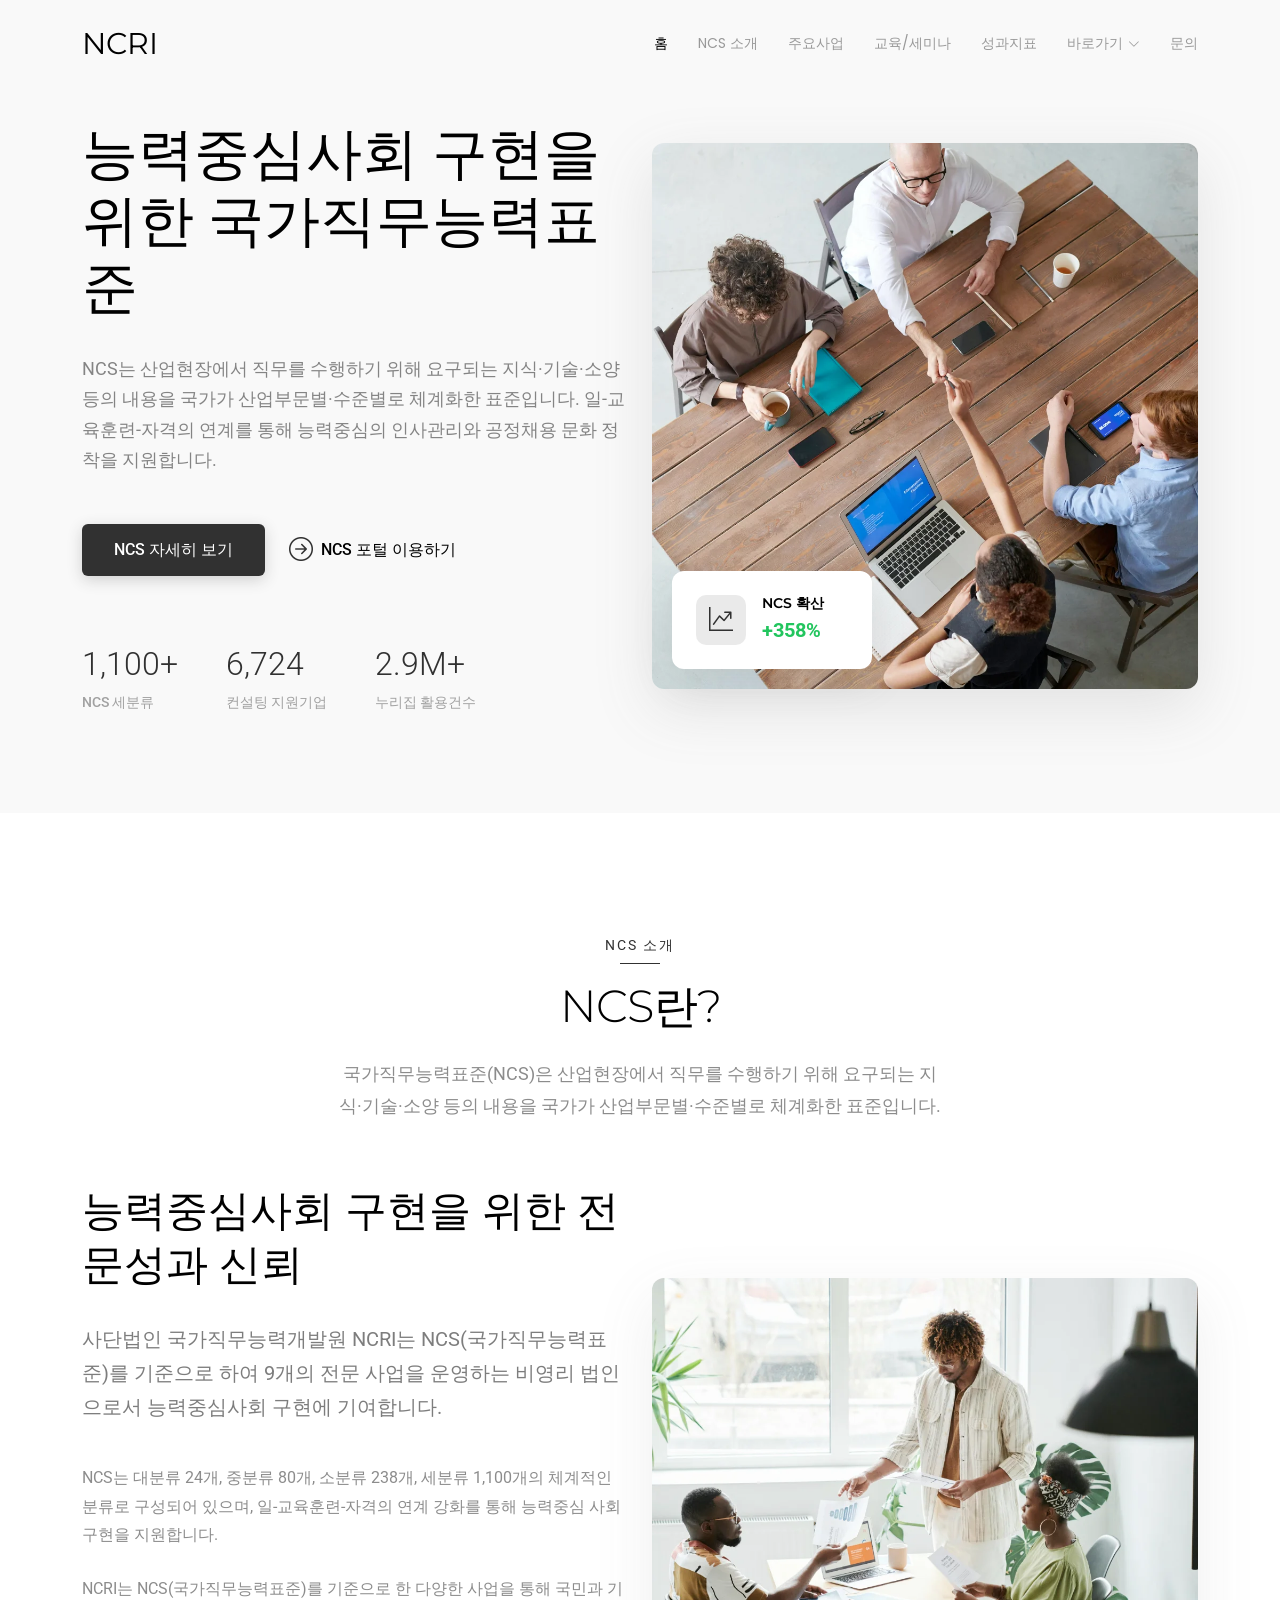
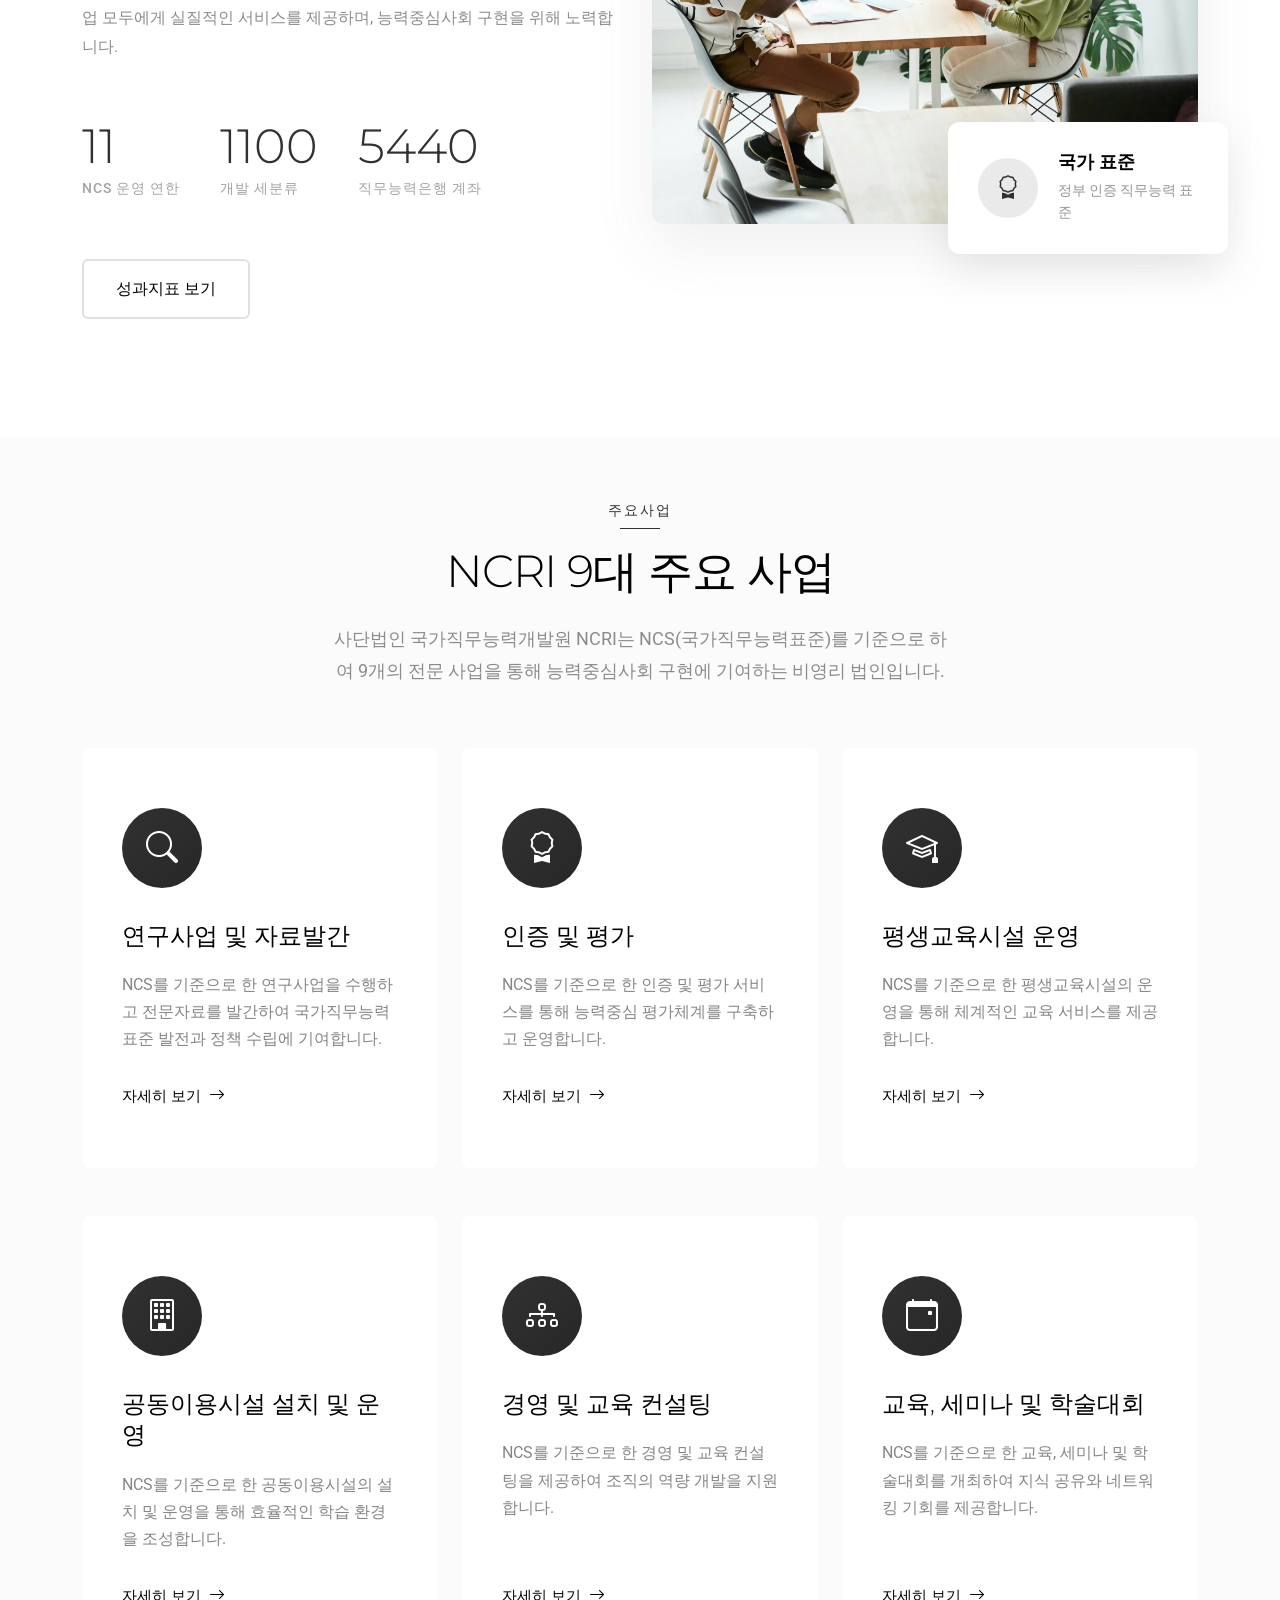
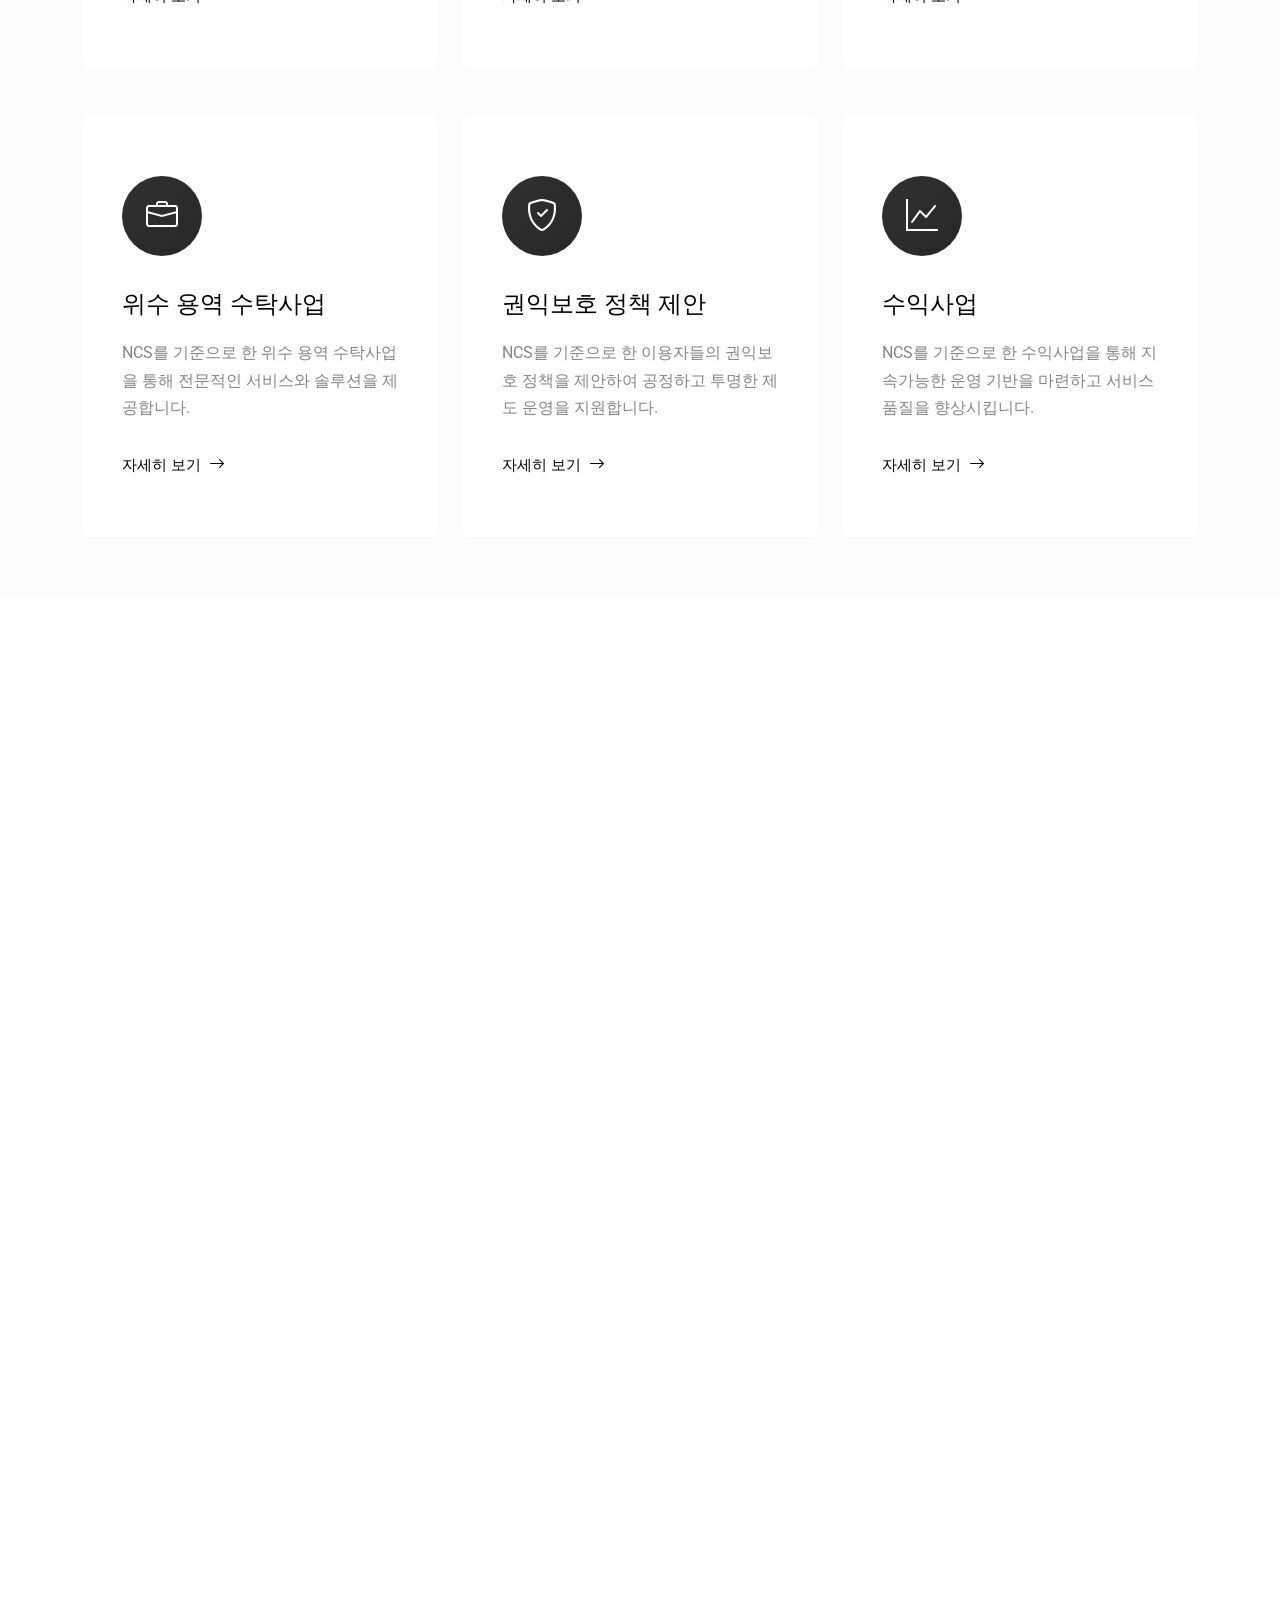
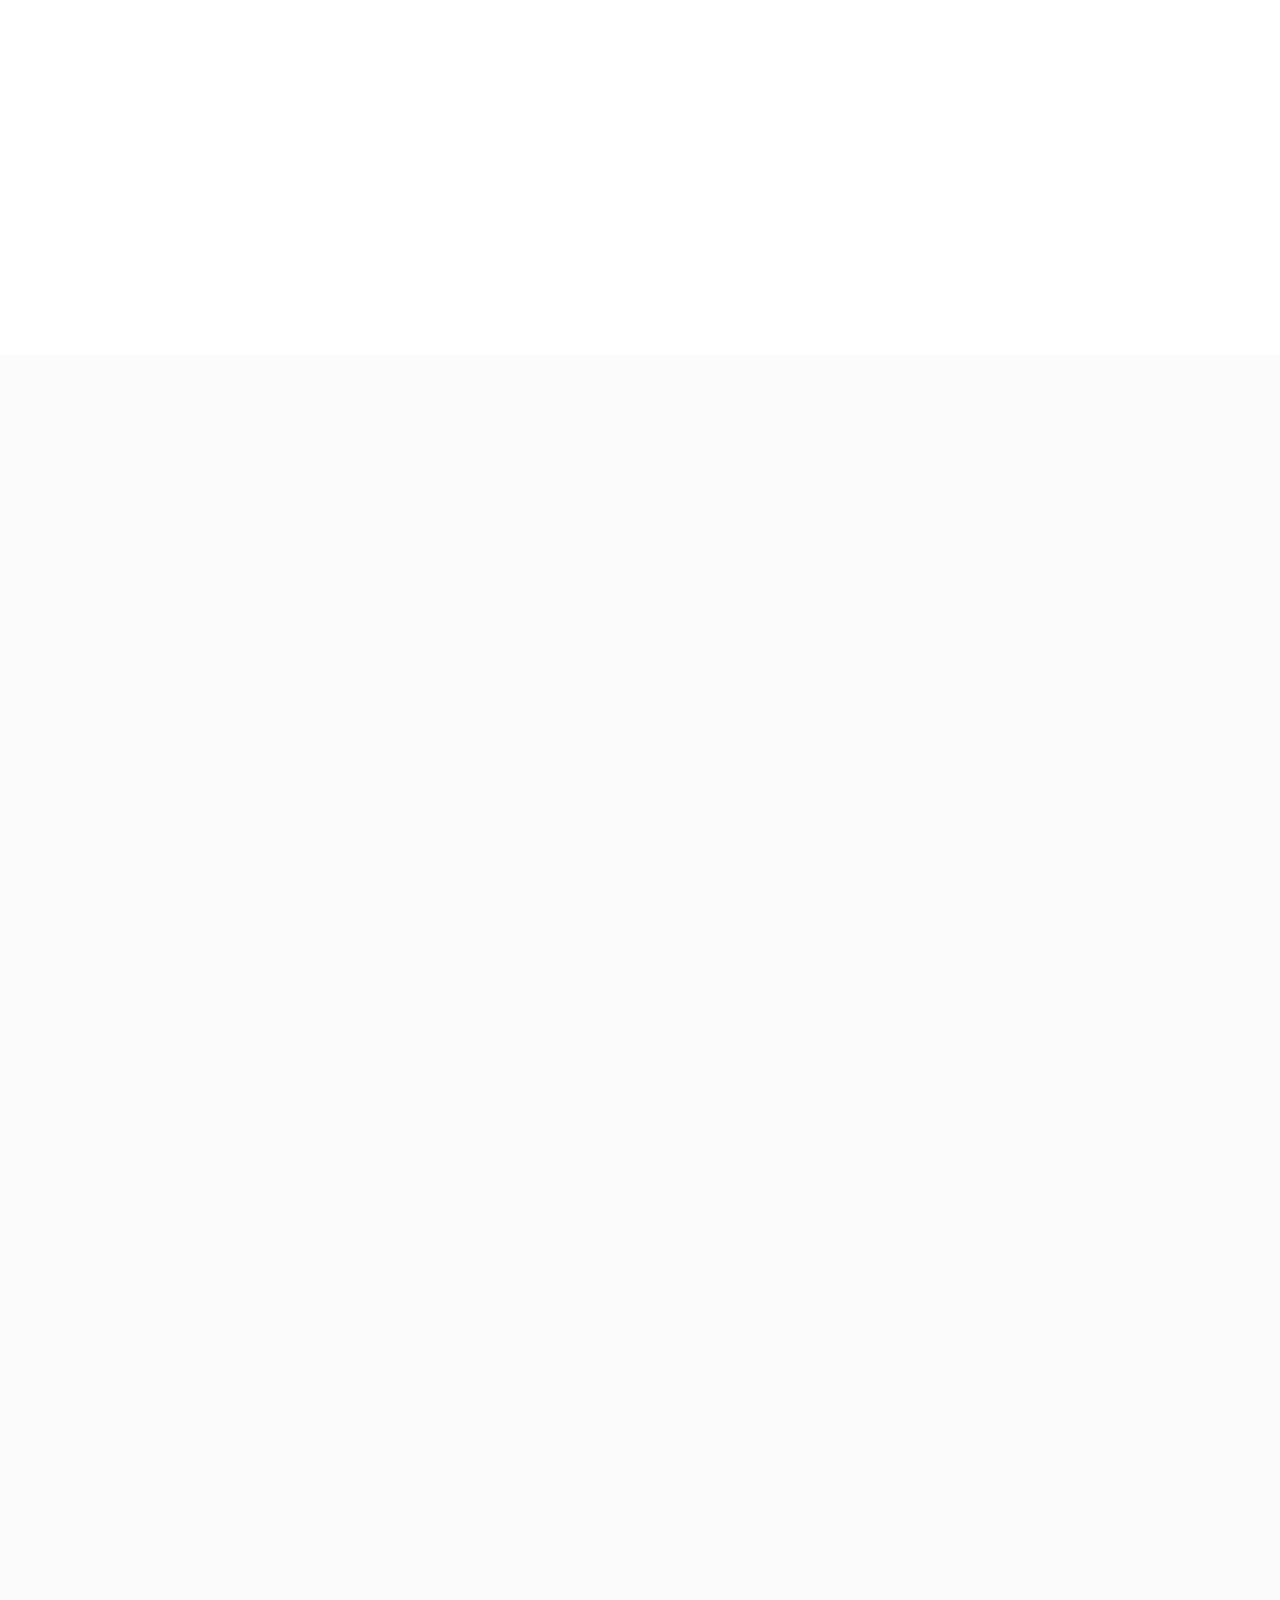
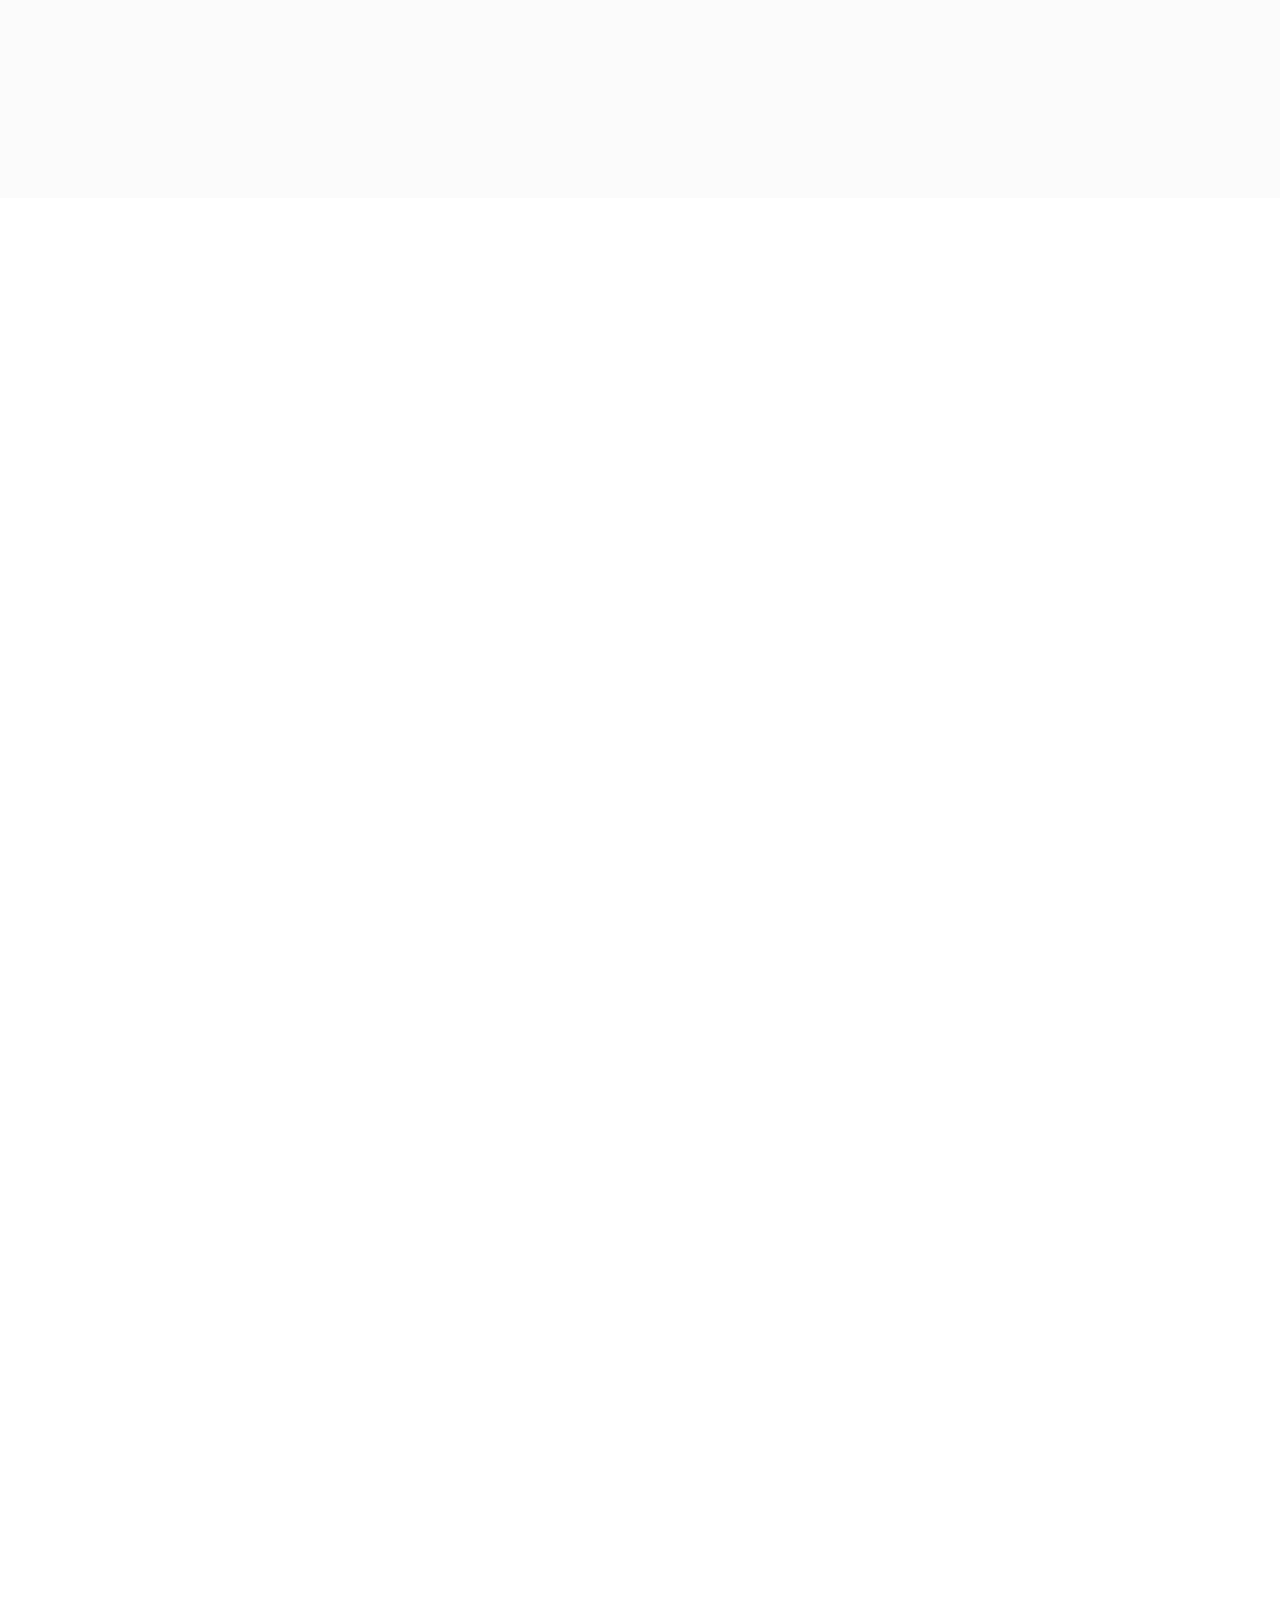
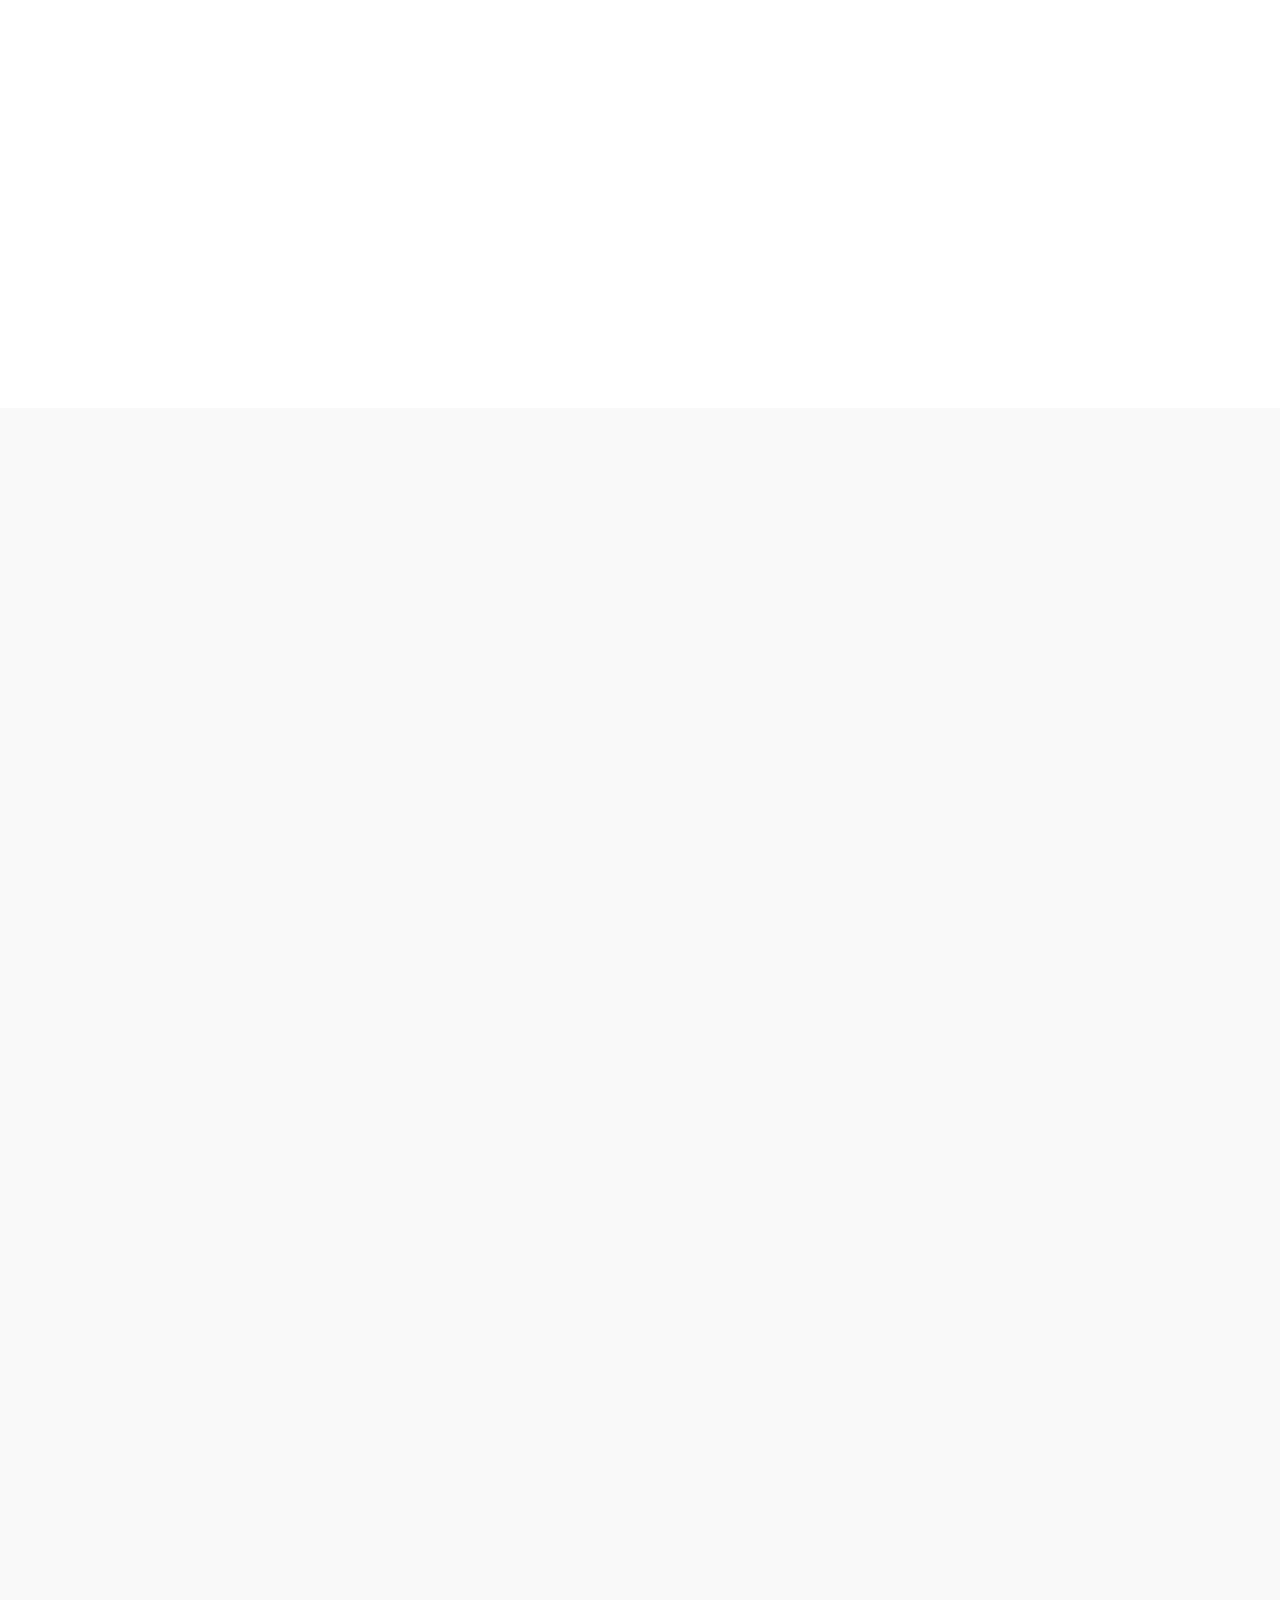
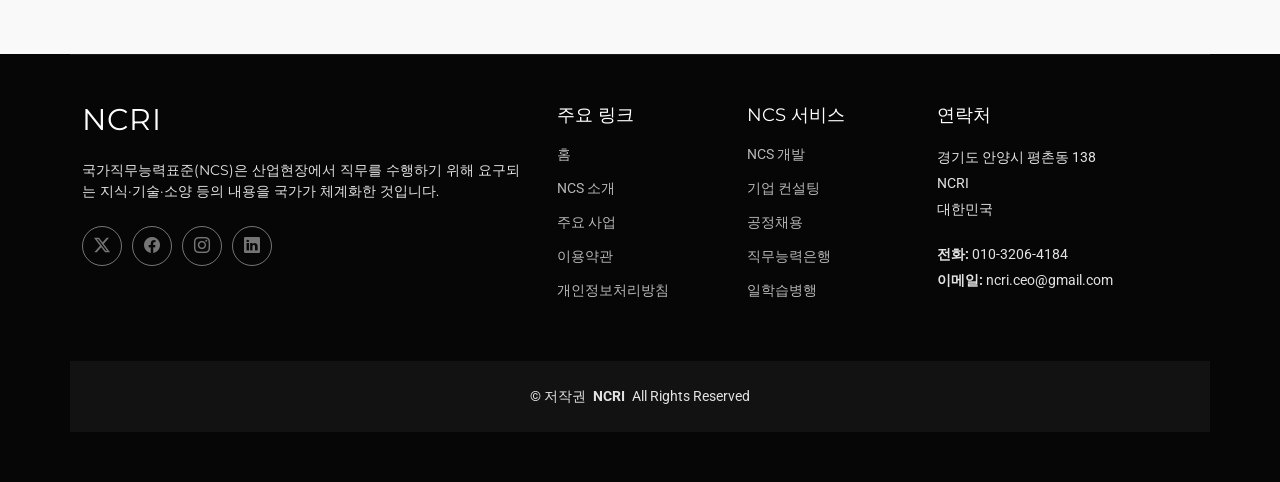
<file: index.html>
<!DOCTYPE html>
<html lang="ko">
  <head>
    <meta charset="utf-8" />
    <meta content="width=device-width, initial-scale=1.0" name="viewport" />
    <title>NCRI 국가직무능력개발원 - NCS 기반 전문 사업</title>
    <meta
      name="description"
      content="사단법인 국가직무능력개발원 NCRI - NCS(국가직무능력표준)를 기준으로 한 9개 전문 사업을 운영하는 비영리 법인"
    />
    <meta
      name="keywords"
      content="NCRI, 국가직무능력개발원, NCS, 국가직무능력표준, 사단법인, NCS기반사업"
    />

    <!-- Favicons -->
    <link href="assets/img/favicon.png" rel="icon" />
    <link href="assets/img/apple-touch-icon.png" rel="apple-touch-icon" />

    <!-- Fonts -->
    <link href="https://fonts.googleapis.com" rel="preconnect" />
    <link href="https://fonts.gstatic.com" rel="preconnect" crossorigin />
    <link
      href="https://fonts.googleapis.com/css2?family=Roboto:ital,wght@0,100;0,300;0,400;0,500;0,700;0,900;1,100;1,300;1,400;1,500;1,700;1,900&family=Montserrat:ital,wght@0,100;0,200;0,300;0,400;0,500;0,600;0,700;0,800;0,900;1,100;1,200;1,300;1,400;1,500;1,600;1,700;1,800;1,900&family=Poppins:ital,wght@0,100;0,200;0,300;0,400;0,500;0,600;0,700;0,800;0,900;1,100;1,200;1,300;1,400;1,500;1,600;1,700;1,800;1,900&display=swap"
      rel="stylesheet"
    />

    <!-- Vendor CSS Files -->
    <link
      href="assets/vendor/bootstrap/css/bootstrap.min.css"
      rel="stylesheet"
    />
    <link
      href="assets/vendor/bootstrap-icons/bootstrap-icons.css"
      rel="stylesheet"
    />
    <link href="assets/vendor/aos/aos.css" rel="stylesheet" />
    <link
      href="assets/vendor/glightbox/css/glightbox.min.css"
      rel="stylesheet"
    />
    <link href="assets/vendor/swiper/swiper-bundle.min.css" rel="stylesheet" />

    <!-- Main CSS File -->
    <link href="assets/css/main.css" rel="stylesheet" />

    <style>
      .modal {
        z-index: 1055 !important;
      }
      .modal-backdrop {
        z-index: 1050 !important;
      }
    </style>
  </head>

  <body class="index-page">
    <header id="header" class="header d-flex align-items-center fixed-top">
      <div
        class="container-fluid container-xl position-relative d-flex align-items-center justify-content-between"
      >
        <a href="index.html" class="logo d-flex align-items-center">
          <!-- Uncomment the line below if you also wish to use an image logo -->
          <!-- <img src="assets/img/logo.webp" alt=""> -->
          <h1 class="sitename">NCRI</h1>
        </a>

        <nav id="navmenu" class="navmenu">
          <ul>
            <li><a href="#hero" class="active">홈</a></li>
            <li><a href="#about">NCS 소개</a></li>
            <li><a href="#services">주요사업</a></li>
            <li><a href="#pricing">교육/세미나</a></li>
            <li><a href="#team">성과지표</a></li>
            <li class="dropdown">
              <a href="#"
                ><span>바로가기</span>
                <i class="bi bi-chevron-down toggle-dropdown"></i
              ></a>
              <ul>
                <li>
                  <a
                    href="https://www.ncs.go.kr"
                    target="_blank"
                    rel="noopener noreferrer"
                    >NCS 포털</a
                  >
                </li>
                <li>
                  <a
                    href="https://bank.ncs.go.kr"
                    target="_blank"
                    rel="noopener noreferrer"
                    >직무능력은행</a
                  >
                </li>
                <li>
                  <a
                    href="https://pdms.ncs.go.kr"
                    target="_blank"
                    rel="noopener noreferrer"
                    >PDMS</a
                  >
                </li>
                <li>
                  <a
                    href="https://c.q-net.or.kr"
                    target="_blank"
                    rel="noopener noreferrer"
                    >CQ-Net</a
                  >
                </li>
              </ul>
            </li>
            <li><a href="#contact">문의</a></li>
          </ul>
          <i class="mobile-nav-toggle d-xl-none bi bi-list"></i>
        </nav>
      </div>
    </header>

    <main class="main">
      <!-- Hero Section -->
      <section id="hero" class="hero section light-background">
        <div class="container" data-aos="fade-up" data-aos-delay="100">
          <div class="row align-items-center">
            <div class="col-lg-6">
              <div class="hero-content">
                <h1 data-aos="fade-up" data-aos-delay="200">
                  능력중심사회 구현을 위한 국가직무능력표준
                </h1>
                <p data-aos="fade-up" data-aos-delay="300">
                  NCS는 산업현장에서 직무를 수행하기 위해 요구되는
                  지식·기술·소양 등의 내용을 국가가 산업부문별·수준별로 체계화한
                  표준입니다. 일-교육훈련-자격의 연계를 통해 능력중심의
                  인사관리와 공정채용 문화 정착을 지원합니다.
                </p>
                <div class="hero-cta" data-aos="fade-up" data-aos-delay="400">
                  <a href="#about" class="btn-primary">NCS 자세히 보기</a>
                  <a
                    href="https://www.ncs.go.kr"
                    target="_blank"
                    rel="noopener noreferrer"
                    class="btn-secondary"
                    aria-label="NCS 포털 이용하기"
                  >
                    <i class="bi bi-arrow-right-circle"></i>
                    NCS 포털 이용하기
                  </a>
                </div>
                <div class="hero-stats" data-aos="fade-up" data-aos-delay="500">
                  <div class="stat-item">
                    <div class="stat-number">1,100+</div>
                    <div class="stat-label">NCS 세분류</div>
                  </div>
                  <div class="stat-item">
                    <div class="stat-number">6,724</div>
                    <div class="stat-label">컨설팅 지원기업</div>
                  </div>
                  <div class="stat-item">
                    <div class="stat-number">2.9M+</div>
                    <div class="stat-label">누리집 활용건수</div>
                  </div>
                </div>
              </div>
            </div>

            <div class="col-lg-6">
              <div class="hero-image" data-aos="fade-left" data-aos-delay="300">
                <img
                  src="assets/img/about/about-square-10.webp"
                  alt="NCS 국가직무능력표준 구현"
                  class="img-fluid"
                />
                <div
                  class="floating-card"
                  data-aos="zoom-in"
                  data-aos-delay="600"
                >
                  <div class="card-icon">
                    <i class="bi bi-graph-up-arrow"></i>
                  </div>
                  <div class="card-content">
                    <h5>NCS 확산</h5>
                    <div class="growth-percentage">+358%</div>
                  </div>
                </div>
              </div>
            </div>
          </div>
        </div>
      </section>
      <!-- /Hero Section -->

      <!-- About Section -->
      <section id="about" class="about section">
        <!-- Section Title -->
        <div class="container section-title" data-aos="fade-up">
          <span class="subtitle">NCS 소개</span>
          <h2>NCS란?</h2>
          <p>
            국가직무능력표준(NCS)은 산업현장에서 직무를 수행하기 위해 요구되는
            지식·기술·소양 등의 내용을 국가가 산업부문별·수준별로 체계화한
            표준입니다.
          </p>
        </div>
        <!-- End Section Title -->

        <div class="container" data-aos="fade-up" data-aos-delay="100">
          <div class="row align-items-center">
            <div class="col-lg-6" data-aos="fade-right" data-aos-delay="200">
              <div class="content">
                <h2>능력중심사회 구현을 위한 전문성과 신뢰</h2>
                <p class="lead">
                  사단법인 국가직무능력개발원 NCRI는 NCS(국가직무능력표준)를
                  기준으로 하여 9개의 전문 사업을 운영하는 비영리 법인으로서
                  능력중심사회 구현에 기여합니다.
                </p>

                <p>
                  NCS는 대분류 24개, 중분류 80개, 소분류 238개, 세분류 1,100개의
                  체계적인 분류로 구성되어 있으며, 일-교육훈련-자격의 연계
                  강화를 통해 능력중심 사회 구현을 지원합니다.
                </p>

                <p>
                  NCRI는 NCS(국가직무능력표준)를 기준으로 한 다양한 사업을 통해
                  국민과 기업 모두에게 실질적인 서비스를 제공하며, 능력중심사회
                  구현을 위해 노력합니다.
                </p>

                <div class="stats-row">
                  <div class="stat-item">
                    <div
                      class="stat-number purecounter"
                      data-purecounter-start="0"
                      data-purecounter-end="11"
                      data-purecounter-duration="1"
                    ></div>
                    <div class="stat-label">NCS 운영 연한</div>
                  </div>
                  <div class="stat-item">
                    <div
                      class="stat-number purecounter"
                      data-purecounter-start="0"
                      data-purecounter-end="1100"
                      data-purecounter-duration="1"
                    ></div>
                    <div class="stat-label">개발 세분류</div>
                  </div>
                  <div class="stat-item">
                    <div
                      class="stat-number purecounter"
                      data-purecounter-start="0"
                      data-purecounter-end="5440"
                      data-purecounter-duration="1"
                    ></div>
                    <div class="stat-label">직무능력은행 계좌</div>
                  </div>
                </div>

                <div class="cta-section">
                  <a href="#team" class="btn-outline">성과지표 보기</a>
                </div>
              </div>
            </div>

            <div class="col-lg-6" data-aos="fade-left" data-aos-delay="300">
              <div class="image-wrapper">
                <img
                  src="assets/img/about/about-square-12.webp"
                  alt="NCS 소개"
                  class="img-fluid"
                />
                <div
                  class="floating-card"
                  data-aos="zoom-in"
                  data-aos-delay="500"
                >
                  <div class="card-content">
                    <div class="icon">
                      <i class="bi bi-award"></i>
                    </div>
                    <div class="text">
                      <h4>국가 표준</h4>
                      <p>정부 인증 직무능력 표준</p>
                    </div>
                  </div>
                </div>
              </div>
            </div>
          </div>
        </div>
      </section>
      <!-- /About Section -->

      <!-- Services Section -->
      <section id="services" class="services section">
        <!-- Section Title -->
        <div class="container section-title" data-aos="fade-up">
          <span class="subtitle">주요사업</span>
          <h2>NCRI 9대 주요 사업</h2>
          <p>
            사단법인 국가직무능력개발원 NCRI는 NCS(국가직무능력표준)를 기준으로
            하여 9개의 전문 사업을 통해 능력중심사회 구현에 기여하는 비영리
            법인입니다.
          </p>
        </div>
        <!-- End Section Title -->

        <div class="container" data-aos="fade-up" data-aos-delay="100">
          <div class="row gy-5">
            <div
              class="col-lg-4 col-md-6"
              data-aos="fade-up"
              data-aos-delay="100"
            >
              <div class="service-item">
                <div class="service-icon">
                  <i class="bi bi-search"></i>
                </div>
                <h3>연구사업 및 자료발간</h3>
                <p>
                  NCS를 기준으로 한 연구사업을 수행하고 전문자료를 발간하여
                  국가직무능력표준 발전과 정책 수립에 기여합니다.
                </p>
                <a href="service-details.html?id=research" class="service-link">
                  자세히 보기 <i class="bi bi-arrow-right"></i>
                </a>
              </div>
            </div>
            <!-- End Service Item -->

            <div
              class="col-lg-4 col-md-6"
              data-aos="fade-up"
              data-aos-delay="200"
            >
              <div class="service-item">
                <div class="service-icon">
                  <i class="bi bi-award"></i>
                </div>
                <h3>인증 및 평가</h3>
                <p>
                  NCS를 기준으로 한 인증 및 평가 서비스를 통해 능력중심
                  평가체계를 구축하고 운영합니다.
                </p>
                <a
                  href="service-details.html?id=certification"
                  class="service-link"
                >
                  자세히 보기 <i class="bi bi-arrow-right"></i>
                </a>
              </div>
            </div>
            <!-- End Service Item -->

            <div
              class="col-lg-4 col-md-6"
              data-aos="fade-up"
              data-aos-delay="300"
            >
              <div class="service-item">
                <div class="service-icon">
                  <i class="bi bi-mortarboard"></i>
                </div>
                <h3>평생교육시설 운영</h3>
                <p>
                  NCS를 기준으로 한 평생교육시설의 운영을 통해 체계적인 교육
                  서비스를 제공합니다.
                </p>
                <a
                  href="service-details.html?id=lifelong-education"
                  class="service-link"
                >
                  자세히 보기 <i class="bi bi-arrow-right"></i>
                </a>
              </div>
            </div>
            <!-- End Service Item -->

            <div
              class="col-lg-4 col-md-6"
              data-aos="fade-up"
              data-aos-delay="100"
            >
              <div class="service-item">
                <div class="service-icon">
                  <i class="bi bi-building"></i>
                </div>
                <h3>공동이용시설 설치 및 운영</h3>
                <p>
                  NCS를 기준으로 한 공동이용시설의 설치 및 운영을 통해 효율적인
                  학습 환경을 조성합니다.
                </p>
                <a
                  href="service-details.html?id=shared-facility"
                  class="service-link"
                >
                  자세히 보기 <i class="bi bi-arrow-right"></i>
                </a>
              </div>
            </div>
            <!-- End Service Item -->

            <div
              class="col-lg-4 col-md-6"
              data-aos="fade-up"
              data-aos-delay="200"
            >
              <div class="service-item">
                <div class="service-icon">
                  <i class="bi bi-diagram-3"></i>
                </div>
                <h3>경영 및 교육 컨설팅</h3>
                <p>
                  NCS를 기준으로 한 경영 및 교육 컨설팅을 제공하여 조직의 역량
                  개발을 지원합니다.
                </p>
                <a
                  href="service-details.html?id=consulting"
                  class="service-link"
                >
                  자세히 보기 <i class="bi bi-arrow-right"></i>
                </a>
              </div>
            </div>
            <!-- End Service Item -->

            <div
              class="col-lg-4 col-md-6"
              data-aos="fade-up"
              data-aos-delay="300"
            >
              <div class="service-item">
                <div class="service-icon">
                  <i class="bi bi-calendar-event"></i>
                </div>
                <h3>교육, 세미나 및 학술대회</h3>
                <p>
                  NCS를 기준으로 한 교육, 세미나 및 학술대회를 개최하여 지식
                  공유와 네트워킹 기회를 제공합니다.
                </p>
                <a href="service-details.html?id=events" class="service-link">
                  자세히 보기 <i class="bi bi-arrow-right"></i>
                </a>
              </div>
            </div>
            <!-- End Service Item -->

            <div
              class="col-lg-4 col-md-6"
              data-aos="fade-up"
              data-aos-delay="100"
            >
              <div class="service-item">
                <div class="service-icon">
                  <i class="bi bi-briefcase"></i>
                </div>
                <h3>위수 용역 수탁사업</h3>
                <p>
                  NCS를 기준으로 한 위수 용역 수탁사업을 통해 전문적인 서비스와
                  솔루션을 제공합니다.
                </p>
                <a
                  href="service-details.html?id=outsourcing"
                  class="service-link"
                >
                  자세히 보기 <i class="bi bi-arrow-right"></i>
                </a>
              </div>
            </div>
            <!-- End Service Item -->

            <div
              class="col-lg-4 col-md-6"
              data-aos="fade-up"
              data-aos-delay="200"
            >
              <div class="service-item">
                <div class="service-icon">
                  <i class="bi bi-shield-check"></i>
                </div>
                <h3>권익보호 정책 제안</h3>
                <p>
                  NCS를 기준으로 한 이용자들의 권익보호 정책을 제안하여 공정하고
                  투명한 제도 운영을 지원합니다.
                </p>
                <a href="service-details.html?id=policy" class="service-link">
                  자세히 보기 <i class="bi bi-arrow-right"></i>
                </a>
              </div>
            </div>
            <!-- End Service Item -->

            <div
              class="col-lg-4 col-md-6"
              data-aos="fade-up"
              data-aos-delay="300"
            >
              <div class="service-item">
                <div class="service-icon">
                  <i class="bi bi-graph-up"></i>
                </div>
                <h3>수익사업</h3>
                <p>
                  NCS를 기준으로 한 수익사업을 통해 지속가능한 운영 기반을
                  마련하고 서비스 품질을 향상시킵니다.
                </p>
                <a href="service-details.html?id=business" class="service-link">
                  자세히 보기 <i class="bi bi-arrow-right"></i>
                </a>
              </div>
            </div>
            <!-- End Service Item -->
          </div>
        </div>
      </section>
      <!-- /Services Section -->

      <!-- Why Us Section -->
      <section id="why-us" class="why-us section">
        <!-- Section Title -->
        <div class="container section-title" data-aos="fade-up">
          <span class="subtitle">NCS 특징</span>
          <h2>왜 NCS인가?</h2>
          <p>
            국가직무능력표준(NCS)은 산업현장의 요구를 반영한 체계적인 표준으로,
            능력중심 사회 구현을 통해 개인과 기업 모두에게 실질적인 가치를
            제공합니다.
          </p>
        </div>
        <!-- End Section Title -->

        <div class="container" data-aos="fade-up" data-aos-delay="100">
          <div class="row">
            <div class="col-lg-6" data-aos="fade-right" data-aos-delay="200">
              <div class="content">
                <h2>NCS가 제공하는 가치</h2>
                <p>
                  체계적인 직무능력표준을 통해 개인의 경력개발과 기업의
                  인재육성을 동시에 지원합니다. 공정한 채용문화 정착과 실무
                  중심의 교육훈련으로 지속가능한 성장을 실현합니다.
                </p>
              </div>
            </div>
            <div class="col-lg-6" data-aos="fade-left" data-aos-delay="300">
              <div class="image-wrapper">
                <img
                  src="assets/img/about/about-8.webp"
                  alt="NCS 전문 협업"
                  class="img-fluid"
                />
              </div>
            </div>
          </div>

          <div class="features-grid" data-aos="fade-up" data-aos-delay="400">
            <div class="row g-5">
              <div class="col-lg-6" data-aos="fade-up" data-aos-delay="100">
                <div class="feature-item">
                  <div class="icon-wrapper">
                    <i class="bi bi-lightbulb"></i>
                  </div>
                  <div class="feature-content">
                    <h3>산업현장 중심</h3>
                    <p>
                      실제 산업현장의 요구를 반영하여 실무 중심의 직무능력표준을
                      제공합니다. 업무 현실과 매치되는 체계적인 역량 관리로
                      실질적인 성과를 창출합니다.
                    </p>
                  </div>
                </div>
              </div>
              <!-- End Feature Item -->

              <div class="col-lg-6" data-aos="fade-up" data-aos-delay="200">
                <div class="feature-item">
                  <div class="icon-wrapper">
                    <i class="bi bi-award"></i>
                  </div>
                  <div class="feature-content">
                    <h3>검증된 표준화</h3>
                    <p>
                      국가 차원의 체계적인 검증을 통해 신뢰할 수 있는
                      직무능력표준을 제공합니다. 다양한 산업분야의 전문가와 함께
                      개발하여 측정 가능한 성과를 보장합니다.
                    </p>
                  </div>
                </div>
              </div>
              <!-- End Feature Item -->

              <div class="col-lg-6" data-aos="fade-up" data-aos-delay="300">
                <div class="feature-item">
                  <div class="icon-wrapper">
                    <i class="bi bi-headset"></i>
                  </div>
                  <div class="feature-content">
                    <h3>지속적인 지원</h3>
                    <p>
                      NCS 개발부터 활용까지 전 과정에 걸쳐 체계적인 지원을
                      제공합니다. 전담 전문가가 각 기관과 기업의 특성을 이해하고
                      맞춤형 솔루션을 제공합니다.
                    </p>
                  </div>
                </div>
              </div>
              <!-- End Feature Item -->

              <div class="col-lg-6" data-aos="fade-up" data-aos-delay="400">
                <div class="feature-item">
                  <div class="icon-wrapper">
                    <i class="bi bi-graph-up-arrow"></i>
                  </div>
                  <div class="feature-content">
                    <h3>효과적인 활용</h3>
                    <p>
                      개인의 역량 개발과 기업의 인재 육성을 동시에 지원하여
                      최대의 효과를 창출합니다. 효율적인 인사관리와 자원
                      최적화를 통해 비용 대비 최고의 가치를 제공합니다.
                    </p>
                  </div>
                </div>
              </div>
              <!-- End Feature Item -->
            </div>
          </div>
        </div>
      </section>
      <!-- /Why Us Section -->

      <!-- Pricing Section -->
      <section id="pricing" class="pricing section">
        <!-- Section Title -->
        <div class="container section-title" data-aos="fade-up">
          <span class="subtitle">교육/세미나</span>
          <h2>NCRI 교육세미나</h2>
          <p>
            NCS 전문가들이 직접 진행하는 고품질 교육세미나를 통해 실무에 필요한
            지식과 역량을 향상시켜보세요.
          </p>
        </div>
        <!-- End Section Title -->

        <div class="container" data-aos="fade-up" data-aos-delay="100">
          <div class="row justify-content-center">
            <!-- NCS 교육세미나 -->
            <div
              class="col-lg-6 col-md-8"
              data-aos="fade-up"
              data-aos-delay="200"
            >
              <div class="pricing-card featured">
                <div class="featured-badge">추천</div>
                <div class="pricing-header">
                  <h3>NCS 전문 교육세미나</h3>
                  <div class="price">
                    <span class="amount">상담 문의</span>
                  </div>
                  <p class="description">
                    NCS 전문가들이 직접 진행하는 실무 중심 교육
                  </p>
                </div>
                <div class="pricing-features">
                  <ul>
                    <li><i class="bi bi-check"></i> NCS 기반 직무교육 과정</li>
                    <li><i class="bi bi-check"></i> 산업별 맞춤 세미나</li>
                    <li>
                      <i class="bi bi-check"></i> 온라인/오프라인 선택 가능
                    </li>
                    <li><i class="bi bi-check"></i> 전문가 강사진 구성</li>
                    <li><i class="bi bi-check"></i> 수료증 발급</li>
                    <li><i class="bi bi-check"></i> 교육자료 제공</li>
                    <li><i class="bi bi-check"></i> 사후 Q&A 지원</li>
                    <li><i class="bi bi-check"></i> 기업 맞춤 교육 가능</li>
                  </ul>
                </div>
                <div class="pricing-footer">
                  <button
                    class="btn-primary"
                    onclick="requestConsultation('seminar')"
                  >
                    교육 신청
                  </button>
                </div>
              </div>
            </div>
          </div>

          <!-- 결제 안내 -->
          <div class="payment-info" data-aos="fade-up" data-aos-delay="800">
            <div class="row">
              <div class="col-lg-8 mx-auto text-center">
                <h4>교육세미나 상담 서비스</h4>
                <p>
                  개인 및 기업의 교육 니즈에 맞는 맞춤형 NCS 교육세미나를
                  제안해드립니다. 모든 상담은 무료이며 전문가가 직접 진행합니다.
                </p>
                <div class="consultation-info">
                  <p>
                    <strong>📞 전화 상담:</strong> 010-3206-4184 (평일
                    9:00-18:00)
                  </p>
                  <p><strong>📧 이메일 문의:</strong> ncri.ceo@gmail.com</p>
                  <p><strong>💬 온라인 문의:</strong> 아래 문의 양식 이용</p>
                </div>
              </div>
            </div>
          </div>
        </div>
      </section>
      <!-- /Pricing Section -->

      <!-- Team Section -->
      <section id="team" class="team section">
        <!-- Section Title -->
        <div class="container section-title" data-aos="fade-up">
          <span class="subtitle">성과지표</span>
          <h2>NCS 주요 성과</h2>
          <p>
            NCRI의 NCS 기준 사업은 지속적인 성장과 발전을 통해 국민과 기업에게
            실질적인 도움을 제공하고 있습니다.
          </p>
        </div>
        <!-- End Section Title -->

        <div class="container" data-aos="fade-up" data-aos-delay="100">
          <div class="row gy-5">
            <div
              class="col-lg-3 col-md-6"
              data-aos="fade-up"
              data-aos-delay="200"
            >
              <div class="team-member">
                <div class="member-img">
                  <img
                    src="assets/img/services/services-1.webp"
                    class="img-fluid"
                    alt="NCS 개발"
                    loading="lazy"
                  />
                </div>
                <div class="member-info">
                  <h4>NCS 개발 현황</h4>
                  <span>1,100개 세분류</span>
                  <p>
                    2013년 240개에서 시작하여 2024년 현재 1,100개 세분류로
                    확대되어 체계적인 직무능력표준을 제공하고 있습니다.
                  </p>
                  <div class="social">
                    <a href="#"><i class="bi bi-twitter-x"></i></a>
                    <a href="#"><i class="bi bi-linkedin"></i></a>
                    <a href="#"><i class="bi bi-instagram"></i></a>
                  </div>
                </div>
              </div>
            </div>
            <!-- End Team Member -->

            <div
              class="col-lg-3 col-md-6"
              data-aos="fade-up"
              data-aos-delay="250"
            >
              <div class="team-member">
                <div class="member-img">
                  <img
                    src="assets/img/person/person-m-12.webp"
                    class="img-fluid"
                    alt="기업 컨설팅"
                    loading="lazy"
                  />
                </div>
                <div class="member-info">
                  <h4>기업 컨설팅 지원</h4>
                  <span>6,724개 기업</span>
                  <p>
                    2015년부터 현재까지 총 6,724개 기업에 NCS 기반 인사제도
                    도입과 교육훈련 프로그램 개발을 지원하고 있습니다.
                  </p>
                  <div class="social">
                    <a href="#"><i class="bi bi-twitter-x"></i></a>
                    <a href="#"><i class="bi bi-linkedin"></i></a>
                    <a href="#"><i class="bi bi-github"></i></a>
                  </div>
                </div>
              </div>
            </div>
            <!-- End Team Member -->

            <div
              class="col-lg-3 col-md-6"
              data-aos="fade-up"
              data-aos-delay="300"
            >
              <div class="team-member">
                <div class="member-img">
                  <img
                    src="assets/img/person/person-f-3.webp"
                    class="img-fluid"
                    alt="누리집 활용"
                    loading="lazy"
                  />
                </div>
                <div class="member-info">
                  <h4>누리집 콘텐츠 활용</h4>
                  <span>2,928,706건</span>
                  <p>
                    2024년 기준 NCS 누리집 콘텐츠 활용건수가 약 290만 건에
                    달하며, 많은 국민과 기업이 NCS 정보를 활용하고 있습니다.
                  </p>
                  <div class="social">
                    <a href="#"><i class="bi bi-twitter-x"></i></a>
                    <a href="#"><i class="bi bi-linkedin"></i></a>
                    <a href="#"><i class="bi bi-dribbble"></i></a>
                  </div>
                </div>
              </div>
            </div>
            <!-- End Team Member -->

            <div
              class="col-lg-3 col-md-6"
              data-aos="fade-up"
              data-aos-delay="350"
            >
              <div class="team-member">
                <div class="member-img">
                  <img
                    src="assets/img/person/person-m-7.webp"
                    class="img-fluid"
                    alt="직무능력은행"
                    loading="lazy"
                  />
                </div>
                <div class="member-info">
                  <h4>직무능력은행 운영</h4>
                  <span>5,440개 계좌</span>
                  <p>
                    2023년 9월 서비스 개시 이후 5,440개의 직무능력은행 계좌가
                    등록되어 개인의 직무능력 관리를 지원하고 있습니다.
                  </p>
                  <div class="social">
                    <a href="#"><i class="bi bi-twitter-x"></i></a>
                    <a href="#"><i class="bi bi-linkedin"></i></a>
                    <a href="#"><i class="bi bi-facebook"></i></a>
                  </div>
                </div>
              </div>
            </div>
            <!-- End Team Member -->
          </div>
        </div>
      </section>
      <!-- /Team Section -->

      <!-- Testimonials Section -->
      <section id="testimonials" class="testimonials section">
        <!-- Section Title -->
        <div class="container section-title" data-aos="fade-up">
          <span class="subtitle">고객 후기</span>
          <h2>이용자들이 말합니다</h2>
          <p>
            NCRI의 교육·컨설팅을 통해 조직과 개인의 성장을 경험한 분들의 생생한
            이야기를 소개합니다. 실무 중심의 프로그램과 친절한 지원이 높은
            만족도로 이어지고 있습니다.
          </p>
        </div>
        <!-- End Section Title -->

        <div class="container" data-aos="fade-up" data-aos-delay="100">
          <div class="testimonial-slider swiper init-swiper">
            <script type="application/json" class="swiper-config">
              {
                "loop": true,
                "speed": 600,
                "autoplay": {
                  "delay": 4000
                },
                "slidesPerView": 1,
                "spaceBetween": 30,
                "navigation": {
                  "nextEl": ".swiper-button-next",
                  "prevEl": ".swiper-button-prev"
                },
                "breakpoints": {
                  "768": {
                    "slidesPerView": 2
                  },
                  "1200": {
                    "slidesPerView": 3
                  }
                }
              }
            </script>

            <div class="swiper-wrapper">
              <!-- Testimonial Slide 1 -->
              <div class="swiper-slide">
                <div
                  class="testimonial-item"
                  data-aos="zoom-in"
                  data-aos-delay="200"
                >
                  <div class="testimonial-header">
                    <img
                      src="assets/img/person/person-f-12.webp"
                      alt="Client"
                      class="img-fluid"
                      loading="lazy"
                    />
                    <div class="rating">
                      <i class="bi bi-star-fill"></i>
                      <i class="bi bi-star-fill"></i>
                      <i class="bi bi-star-fill"></i>
                      <i class="bi bi-star-fill"></i>
                      <i class="bi bi-star-fill"></i>
                    </div>
                  </div>
                  <div class="testimonial-body">
                    <p>
                      실습 위주로 진행되어 바로 업무에 적용할 수 있었습니다.
                      강사님의 예시와 피드백이 명확해 팀 내 교육 체계 개선에 큰
                      도움이 됐어요.
                    </p>
                  </div>
                  <div class="testimonial-footer">
                    <h5>김서연</h5>
                    <span>UX 디자이너</span>
                    <div class="quote-icon">
                      <i class="bi bi-chat-quote-fill"></i>
                    </div>
                  </div>
                </div>
              </div>
              <!-- End Testimonial Slide -->

              <!-- Testimonial Slide 2 -->
              <div class="swiper-slide">
                <div
                  class="testimonial-item"
                  data-aos="zoom-in"
                  data-aos-delay="300"
                >
                  <div class="testimonial-header">
                    <img
                      src="assets/img/person/person-m-8.webp"
                      alt="Client"
                      class="img-fluid"
                      loading="lazy"
                    />
                    <div class="rating">
                      <i class="bi bi-star-fill"></i>
                      <i class="bi bi-star-fill"></i>
                      <i class="bi bi-star-fill"></i>
                      <i class="bi bi-star-fill"></i>
                      <i class="bi bi-star-fill"></i>
                    </div>
                  </div>
                  <div class="testimonial-body">
                    <p>
                      컨설팅과 교육이 유기적으로 연결되어 실무 역량이 눈에 띄게
                      향상됐습니다. 자료도 잘 정리되어 있어 교육 후에도 참고하기
                      좋았습니다.
                    </p>
                  </div>
                  <div class="testimonial-footer">
                    <h5>박민준</h5>
                    <span>소프트웨어 엔지니어</span>
                    <div class="quote-icon">
                      <i class="bi bi-chat-quote-fill"></i>
                    </div>
                  </div>
                </div>
              </div>
              <!-- End Testimonial Slide -->

              <!-- Testimonial Slide 3 -->
              <div class="swiper-slide">
                <div
                  class="testimonial-item"
                  data-aos="zoom-in"
                  data-aos-delay="400"
                >
                  <div class="testimonial-header">
                    <img
                      src="assets/img/person/person-f-6.webp"
                      alt="Client"
                      class="img-fluid"
                      loading="lazy"
                    />
                    <div class="rating">
                      <i class="bi bi-star-fill"></i>
                      <i class="bi bi-star-fill"></i>
                      <i class="bi bi-star-fill"></i>
                      <i class="bi bi-star-fill"></i>
                      <i class="bi bi-star-fill"></i>
                    </div>
                  </div>
                  <div class="testimonial-body">
                    <p>
                      과정평가형 자격 운영 교육을 통해 내부 프로세스를
                      체계화했습니다. 실제 사례 중심이라 이해가 쉬웠고, 현장
                      적용 가이드가 유용했어요.
                    </p>
                  </div>
                  <div class="testimonial-footer">
                    <h5>이하윤</h5>
                    <span>교육기획 팀장</span>
                    <div class="quote-icon">
                      <i class="bi bi-chat-quote-fill"></i>
                    </div>
                  </div>
                </div>
              </div>
              <!-- End Testimonial Slide -->

              <!-- Testimonial Slide 4 -->
              <div class="swiper-slide">
                <div
                  class="testimonial-item"
                  data-aos="zoom-in"
                  data-aos-delay="500"
                >
                  <div class="testimonial-header">
                    <img
                      src="assets/img/person/person-m-12.webp"
                      alt="Client"
                      class="img-fluid"
                      loading="lazy"
                    />
                    <div class="rating">
                      <i class="bi bi-star-fill"></i>
                      <i class="bi bi-star-fill"></i>
                      <i class="bi bi-star-fill"></i>
                      <i class="bi bi-star-fill"></i>
                      <i class="bi bi-star-fill"></i>
                    </div>
                  </div>
                  <div class="testimonial-body">
                    <p>
                      짧은 시간에 핵심만 콕 집어 설명해 주셔서 팀 교육
                      오리엔테이션에 바로 활용했습니다. 문의 대응도 빨랐습니다.
                    </p>
                  </div>
                  <div class="testimonial-footer">
                    <h5>정우진</h5>
                    <span>비즈니스 애널리스트</span>
                    <div class="quote-icon">
                      <i class="bi bi-chat-quote-fill"></i>
                    </div>
                  </div>
                </div>
              </div>
              <!-- End Testimonial Slide -->

              <!-- Testimonial Slide 5 -->
              <div class="swiper-slide">
                <div
                  class="testimonial-item"
                  data-aos="zoom-in"
                  data-aos-delay="600"
                >
                  <div class="testimonial-header">
                    <img
                      src="assets/img/person/person-f-10.webp"
                      alt="Client"
                      class="img-fluid"
                      loading="lazy"
                    />
                    <div class="rating">
                      <i class="bi bi-star-fill"></i>
                      <i class="bi bi-star-fill"></i>
                      <i class="bi bi-star-fill"></i>
                      <i class="bi bi-star-fill"></i>
                      <i class="bi bi-star-fill"></i>
                    </div>
                  </div>
                  <div class="testimonial-body">
                    <p>
                      온라인/오프라인 병행이 가능해 전국 지사 직원들도 동일한
                      품질로 교육을 받을 수 있었습니다. 수료 후 사후 Q&A도
                      만족스러웠어요.
                    </p>
                  </div>
                  <div class="testimonial-footer">
                    <h5>한지민</h5>
                    <span>프로젝트 매니저</span>
                    <div class="quote-icon">
                      <i class="bi bi-chat-quote-fill"></i>
                    </div>
                  </div>
                </div>
              </div>
              <!-- End Testimonial Slide -->
            </div>

            <div class="swiper-navigation">
              <div class="swiper-button-prev"></div>
              <div class="swiper-button-next"></div>
            </div>
          </div>
        </div>
      </section>
      <!-- /Testimonials Section -->

      <!-- Contact Section -->
      <section id="contact" class="contact section light-background">
        <!-- Section Title -->
        <div class="container section-title" data-aos="fade-up">
          <span class="subtitle">문의</span>
          <h2>NCRI 문의</h2>
          <p>
            NCS(국가직무능력표준)를 기준으로 한 NCRI의 사업에 관한 문의사항이나
            상세한 정보가 필요하시면 언제든지 연락 주시기 바랍니다.
          </p>
        </div>
        <!-- End Section Title -->

        <div class="container">
          <div class="row gy-4">
            <div class="col-lg-5">
              <div class="info-item">
                <div class="info-icon">
                  <i class="bi bi-chat-dots"></i>
                </div>
                <div class="info-content">
                  <h4>NCS 문의 및 상담</h4>
                  <p>
                    NCS에 대한 문의사항이나 상세한 정보가 필요하시면 언제든지
                    연락 주세요.
                  </p>
                </div>
              </div>

              <div class="contact-details">
                <div class="detail-item">
                  <div class="detail-icon">
                    <i class="bi bi-envelope-open"></i>
                  </div>
                  <div class="detail-content">
                    <span class="detail-label">이메일 문의</span>
                    <span class="detail-value">ncri.ceo@gmail.com</span>
                  </div>
                </div>

                <div class="detail-item">
                  <div class="detail-icon">
                    <i class="bi bi-telephone-outbound"></i>
                  </div>
                  <div class="detail-content">
                    <span class="detail-label">전화 문의</span>
                    <span class="detail-value">010-3206-4184</span>
                  </div>
                </div>

                <div class="detail-item">
                  <div class="detail-icon">
                    <i class="bi bi-geo-alt-fill"></i>
                  </div>
                  <div class="detail-content">
                    <span class="detail-label">주소</span>
                    <span class="detail-value"
                      >경기도 안양시 평촌동 138<br />NCRI</span
                    >
                  </div>
                </div>
              </div>
            </div>

            <div class="col-lg-7">
              <div class="form-wrapper">
                <div class="form-header">
                  <h3>메시지 보내기</h3>
                </div>

                <form
                  action="https://script.google.com/macros/s/AKfycbwp6MRaMXGTUvlUjTqry7zt3O_D0z68kgftFnMAoTnm0IexmNaw10poeElyQ7ZWuyPqHA/exec"
                  method="post"
                  class="php-email-form"
                >
                  <div class="row">
                    <div class="col-md-6">
                      <div class="form-group">
                        <label>이름</label>
                        <input type="text" name="name" required="" />
                      </div>
                    </div>
                    <div class="col-md-6">
                      <div class="form-group">
                        <label>이메일 주소</label>
                        <input type="email" name="email" required="" />
                      </div>
                    </div>
                  </div>
                  <div class="row">
                    <div class="col-md-6">
                      <div class="form-group">
                        <label>전화번호</label>
                        <input type="text" name="phone" required="" />
                      </div>
                    </div>
                    <div class="col-md-6">
                      <div class="form-group">
                        <label>수강 과정</label>
                        <input
                          type="text"
                          name="course"
                          placeholder="예: NCS 교육세미나"
                        />
                      </div>
                    </div>
                  </div>
                  <div class="form-group">
                    <label>제목</label>
                    <input type="text" name="subject" required="" />
                  </div>

                  <div class="form-group">
                    <label for="projectMessage">메시지</label>
                    <textarea
                      name="message"
                      id="projectMessage"
                      rows="5"
                      required=""
                    ></textarea>
                  </div>

                  <div class="my-3">
                    <div class="loading">전송 중...</div>
                    <div class="error-message"></div>
                    <div class="sent-message">
                      메시지가 성공적으로 전송되었습니다. 감사합니다!
                    </div>
                  </div>

                  <button type="submit" class="submit-btn">
                    <span>메시지 전송</span>
                    <i class="bi bi-arrow-right"></i>
                  </button>
                </form>
              </div>
            </div>
          </div>
        </div>
      </section>
      <!-- /Contact Section -->
    </main>

    <!-- Course Enroll Modal -->
    <div
      class="modal fade"
      id="courseEnrollModal"
      tabindex="-1"
      aria-hidden="true"
    >
      <div class="modal-dialog modal-dialog-centered">
        <div class="modal-content">
          <div class="modal-header">
            <h5 class="modal-title">교육 세미나 신청</h5>
            <button
              type="button"
              class="btn-close"
              data-bs-dismiss="modal"
              aria-label="닫기"
            ></button>
          </div>
          <div class="modal-body">
            <form id="courseEnrollForm">
              <input
                type="text"
                name="name"
                placeholder="이름"
                class="form-control mb-2"
                required
              />
              <input
                type="email"
                name="email"
                placeholder="이메일"
                class="form-control mb-2"
                required
              />
              <input
                type="text"
                name="phone"
                placeholder="전화번호"
                class="form-control mb-2"
                required
              />
              <input
                type="text"
                id="courseNameInput"
                name="course"
                placeholder="수강 과정"
                class="form-control mb-2"
                required
              />
              <input
                type="text"
                id="courseSubjectInput"
                name="subject"
                placeholder="제목"
                class="form-control mb-2"
              />
              <textarea
                name="message"
                placeholder="메시지"
                class="form-control mb-2"
              ></textarea>
              <button type="submit" class="btn btn-primary w-100">
                신청하기
              </button>
            </form>
            <div class="loading" style="display: none">전송 중...</div>
            <div class="error-message text-danger" style="display: none"></div>
            <div class="sent-message text-success" style="display: none">
              신청이 접수되었습니다!
            </div>
          </div>
        </div>
      </div>
    </div>

    <footer id="footer" class="footer dark-background">
      <div class="container footer-top">
        <div class="row gy-4">
          <div class="col-lg-5 col-md-12 footer-about">
            <a href="index.html" class="logo d-flex align-items-center">
              <span class="sitename">NCRI</span>
            </a>
            <p>
              국가직무능력표준(NCS)은 산업현장에서 직무를 수행하기 위해 요구되는
              지식·기술·소양 등의 내용을 국가가 체계화한 것입니다.
            </p>
            <div class="social-links d-flex mt-4">
              <a href=""><i class="bi bi-twitter-x"></i></a>
              <a href=""><i class="bi bi-facebook"></i></a>
              <a href=""><i class="bi bi-instagram"></i></a>
              <a href=""><i class="bi bi-linkedin"></i></a>
            </div>
          </div>

          <div class="col-lg-2 col-6 footer-links">
            <h4>주요 링크</h4>
            <ul>
              <li><a href="#">홈</a></li>
              <li><a href="#">NCS 소개</a></li>
              <li><a href="#">주요 사업</a></li>
              <li><a href="#">이용약관</a></li>
              <li><a href="#">개인정보처리방침</a></li>
            </ul>
          </div>

          <div class="col-lg-2 col-6 footer-links">
            <h4>NCS 서비스</h4>
            <ul>
              <li><a href="#">NCS 개발</a></li>
              <li><a href="#">기업 컨설팅</a></li>
              <li><a href="#">공정채용</a></li>
              <li><a href="#">직무능력은행</a></li>
              <li><a href="#">일학습병행</a></li>
            </ul>
          </div>

          <div
            class="col-lg-3 col-md-12 footer-contact text-center text-md-start"
          >
            <h4>연락처</h4>
            <p>경기도 안양시 평촌동 138</p>
            <p>NCRI</p>
            <p>대한민국</p>
            <p class="mt-4">
              <strong>전화:</strong> <span>010-3206-4184</span>
            </p>
            <p><strong>이메일:</strong> <span>ncri.ceo@gmail.com</span></p>
          </div>
        </div>
      </div>

      <div class="container copyright text-center mt-4">
        <p>
          © <span>저작권</span>
          <strong class="px-1 sitename">NCRI</strong>
          <span>All Rights Reserved</span>
        </p>
      </div>
    </footer>

    <!-- Scroll Top -->
    <a
      href="#"
      id="scroll-top"
      class="scroll-top d-flex align-items-center justify-content-center"
      ><i class="bi bi-arrow-up-short"></i
    ></a>

    <!-- Preloader -->
    <div id="preloader"></div>

    <!-- Vendor JS Files -->
    <script src="assets/vendor/bootstrap/js/bootstrap.bundle.min.js"></script>
    <script src="assets/vendor/aos/aos.js"></script>
    <script src="assets/vendor/glightbox/js/glightbox.min.js"></script>
    <script src="assets/vendor/purecounter/purecounter_vanilla.js"></script>
    <script src="assets/vendor/imagesloaded/imagesloaded.pkgd.min.js"></script>
    <script src="assets/vendor/isotope-layout/isotope.pkgd.min.js"></script>
    <script src="assets/vendor/swiper/swiper-bundle.min.js"></script>

    <!-- NCRI Webhook 설정 (배포 시 아래 URL을 Apps Script 웹앱 URL로 교체하세요) -->
    <script>
      window.NCRI_ENROLL_WEBHOOK =
        "https://script.google.com/macros/s/AKfycbwp6MRaMXGTUvlUjTqry7zt3O_D0z68kgftFnMAoTnm0IexmNaw10poeElyQ7ZWuyPqHA/exec";
      // 예: https://script.google.com/macros/s/AKfycbx.../exec
    </script>
    <!-- Main JS File -->
    <script src="assets/js/main.js"></script>
  </body>
</html>
</file>
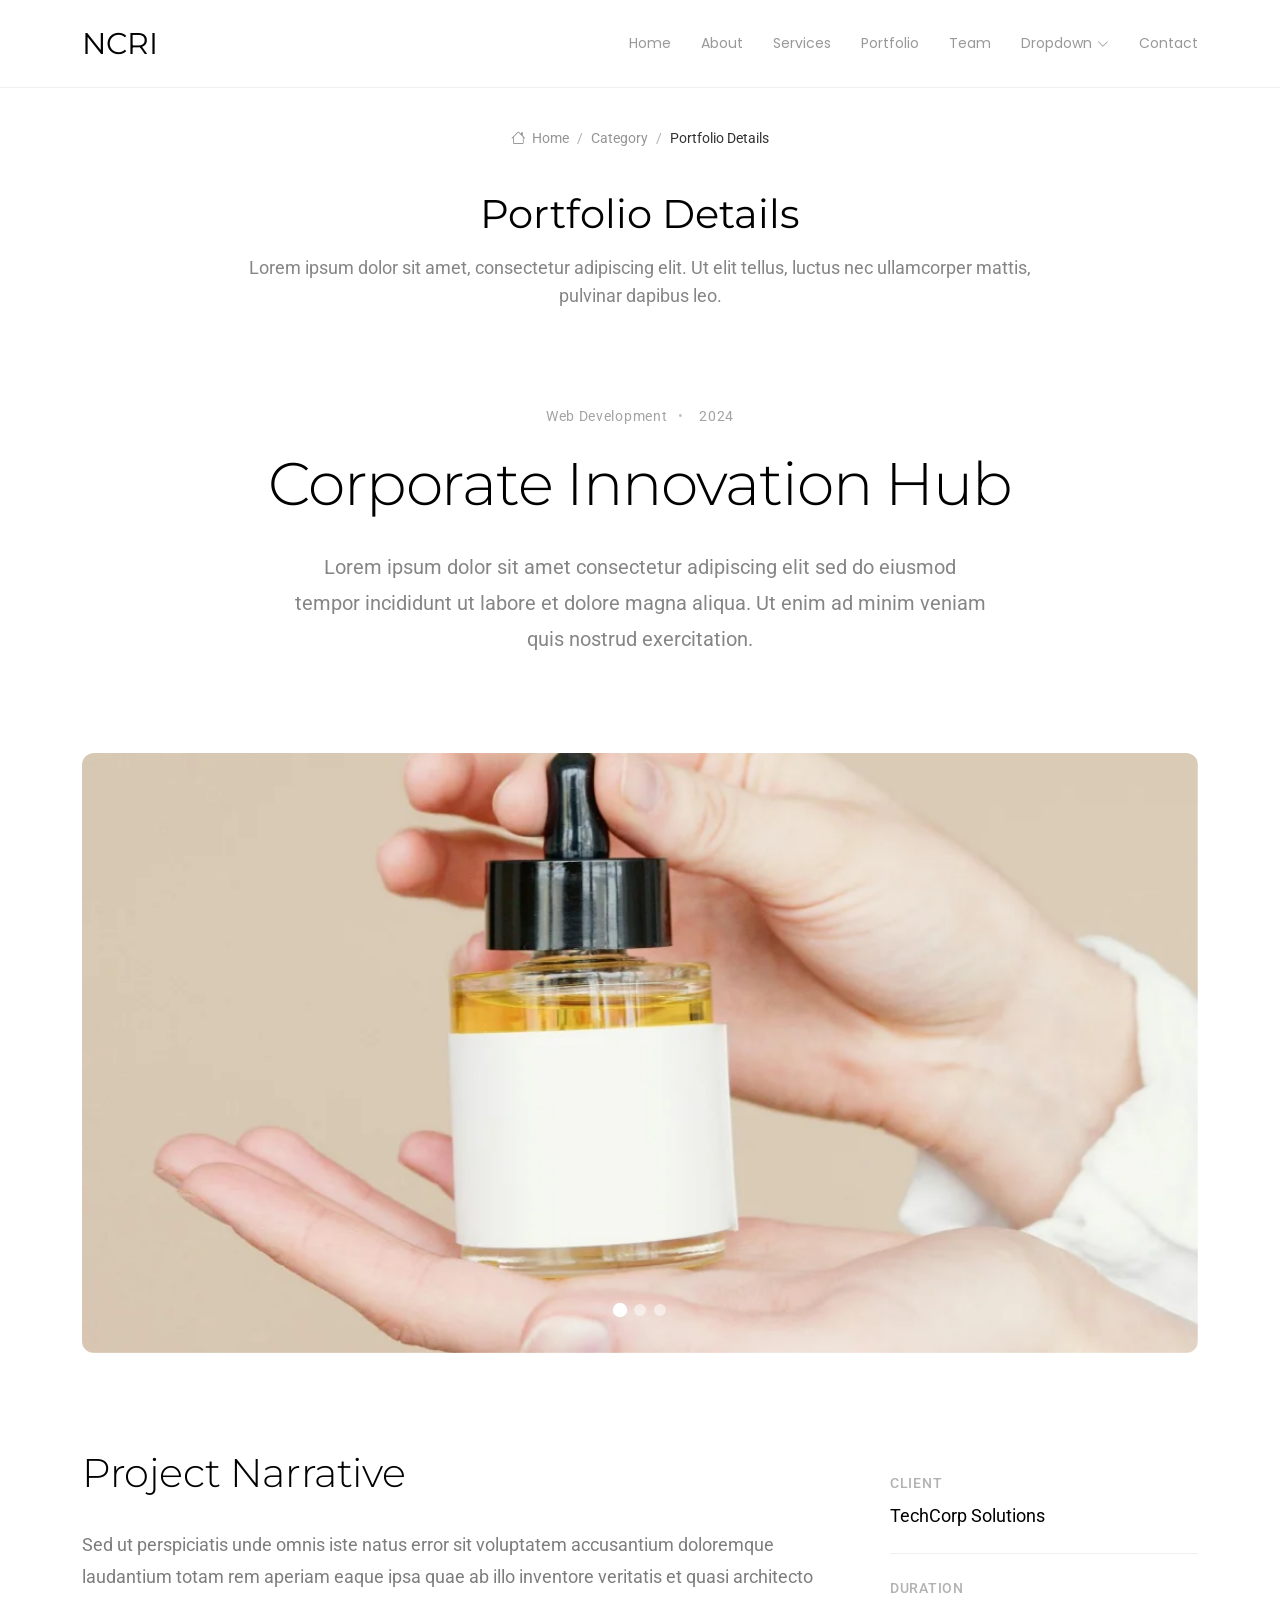
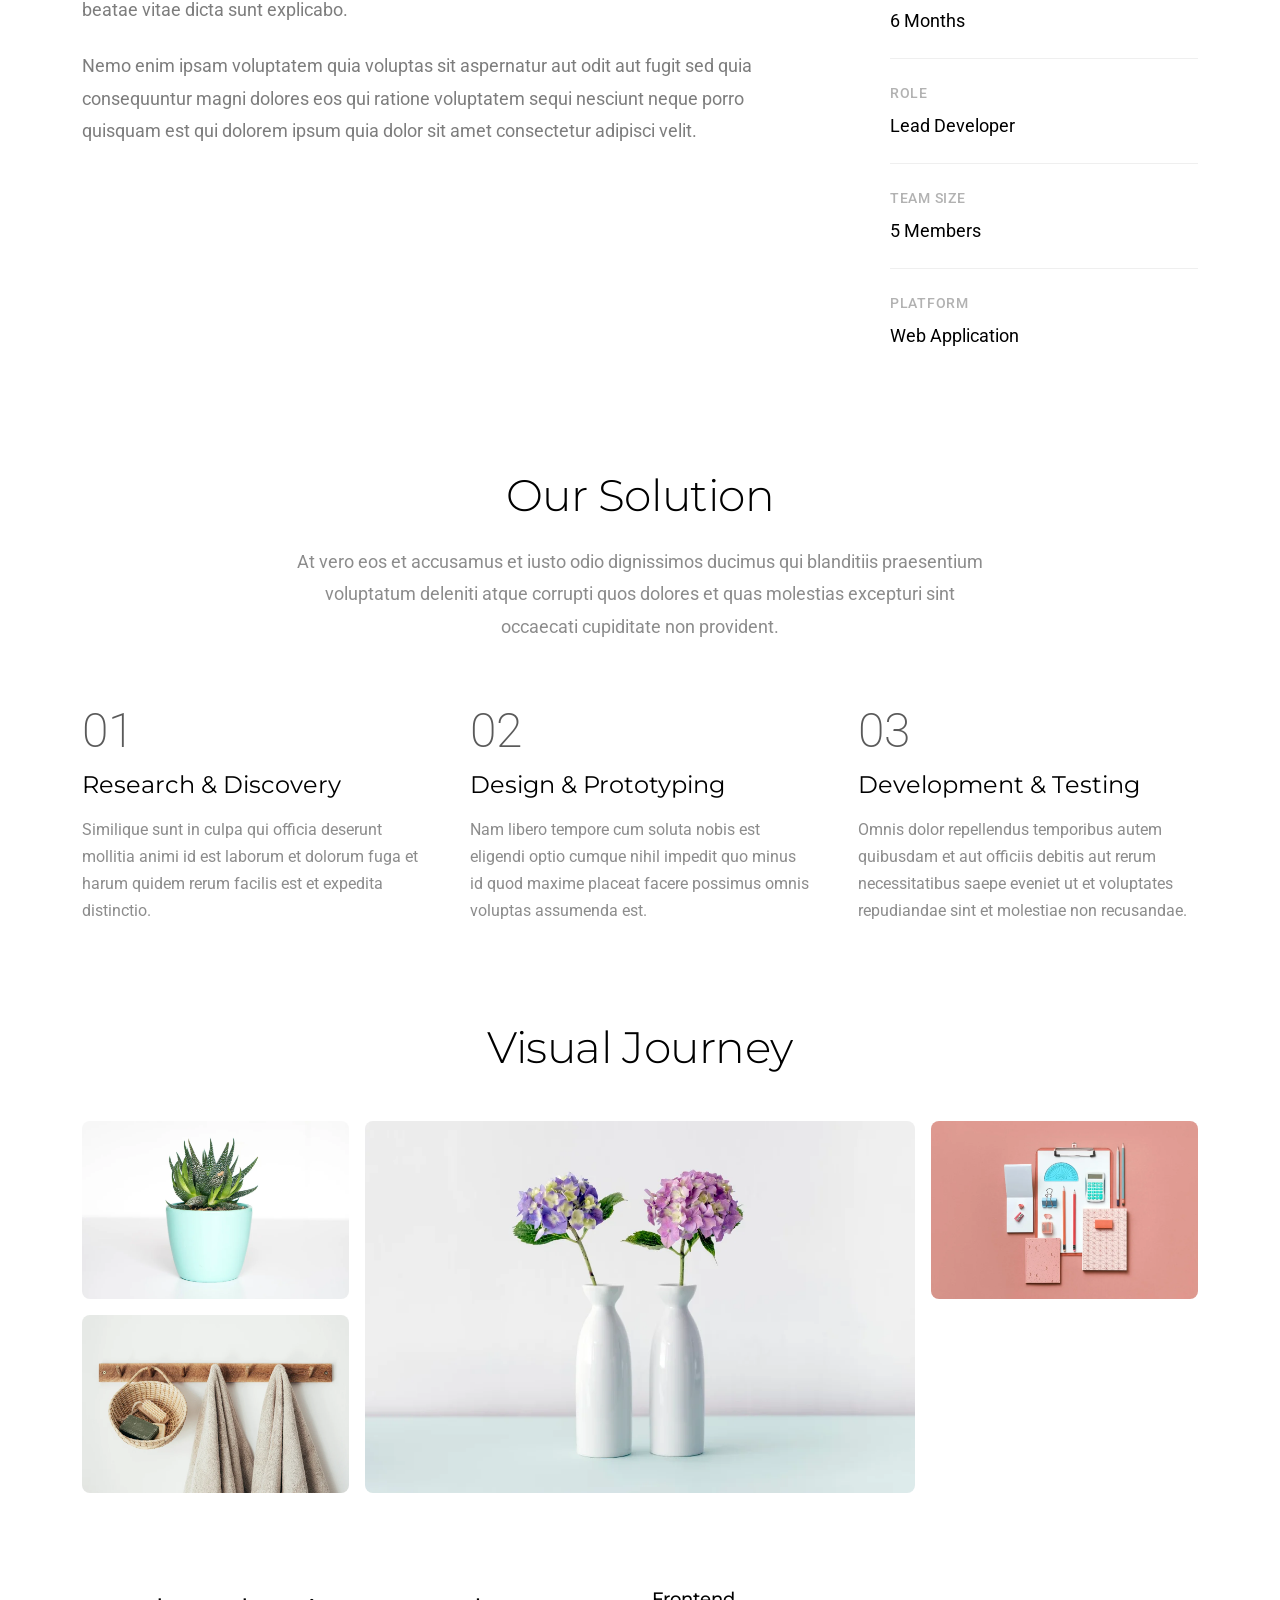
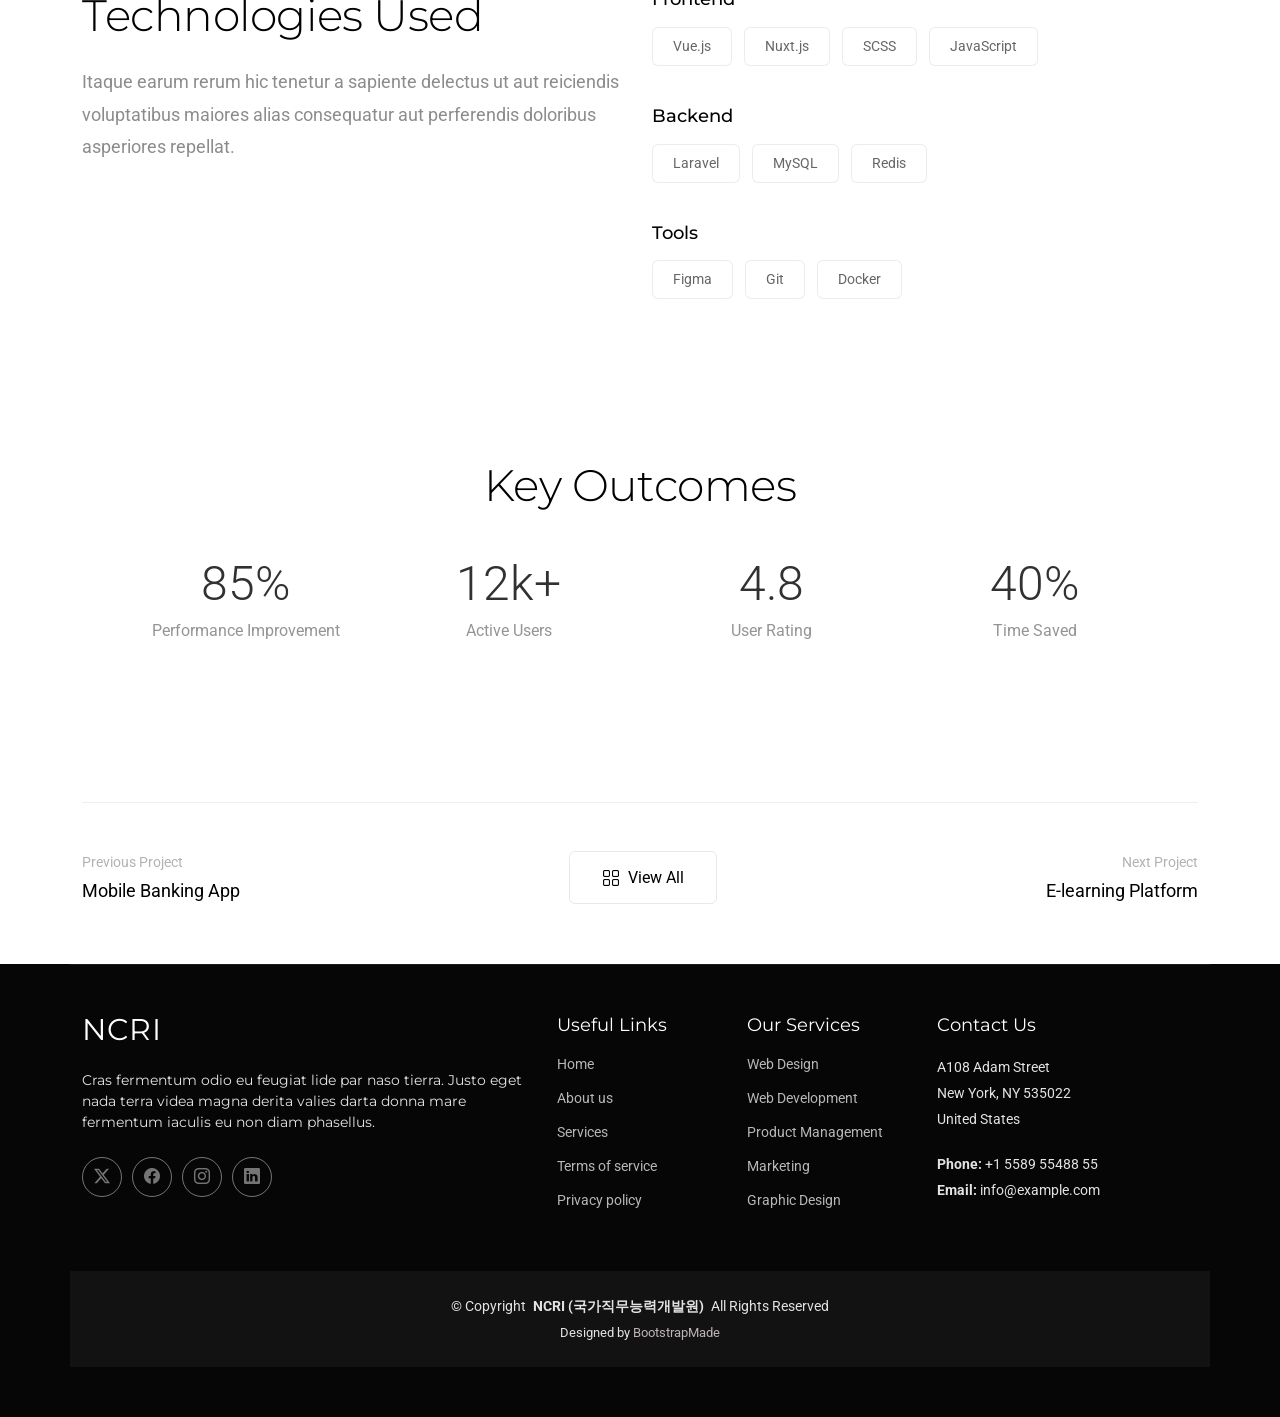
<file: portfolio-details.html>
<!DOCTYPE html>
<html lang="en">

<head>
  <meta charset="utf-8">
  <meta content="width=device-width, initial-scale=1.0" name="viewport">
  <title>온라인서비스 상세 - 사단법인 국가직무능력개발원</title>
  <meta name="description" content="">
  <meta name="keywords" content="">

  <!-- Favicons -->
  <link href="assets/img/favicon.png" rel="icon">
  <link href="assets/img/apple-touch-icon.png" rel="apple-touch-icon">

  <!-- Fonts -->
  <link href="https://fonts.googleapis.com" rel="preconnect">
  <link href="https://fonts.gstatic.com" rel="preconnect" crossorigin>
  <link href="https://fonts.googleapis.com/css2?family=Roboto:ital,wght@0,100;0,300;0,400;0,500;0,700;0,900;1,100;1,300;1,400;1,500;1,700;1,900&family=Montserrat:ital,wght@0,100;0,200;0,300;0,400;0,500;0,600;0,700;0,800;0,900;1,100;1,200;1,300;1,400;1,500;1,600;1,700;1,800;1,900&family=Poppins:ital,wght@0,100;0,200;0,300;0,400;0,500;0,600;0,700;0,800;0,900;1,100;1,200;1,300;1,400;1,500;1,600;1,700;1,800;1,900&display=swap" rel="stylesheet">

  <!-- Vendor CSS Files -->
  <link href="assets/vendor/bootstrap/css/bootstrap.min.css" rel="stylesheet">
  <link href="assets/vendor/bootstrap-icons/bootstrap-icons.css" rel="stylesheet">
  <link href="assets/vendor/aos/aos.css" rel="stylesheet">
  <link href="assets/vendor/glightbox/css/glightbox.min.css" rel="stylesheet">
  <link href="assets/vendor/swiper/swiper-bundle.min.css" rel="stylesheet">

  <!-- Main CSS File -->
  <link href="assets/css/main.css" rel="stylesheet">

  <!-- =======================================================
  * Template Name: Axis
  * Template URL: https://bootstrapmade.com/axis-bootstrap-corporate-template/
  * Updated: Sep 13 2025 with Bootstrap v5.3.8
  * Author: BootstrapMade.com
  * License: https://bootstrapmade.com/license/
  ======================================================== -->
</head>

<body class="portfolio-details-page">

  <header id="header" class="header d-flex align-items-center sticky-top">
    <div class="container-fluid container-xl position-relative d-flex align-items-center justify-content-between">

      <a href="index.html" class="logo d-flex align-items-center">
        <!-- Uncomment the line below if you also wish to use an image logo -->
        <!-- <img src="assets/img/logo.webp" alt=""> -->
        <h1 class="sitename">NCRI</h1>
      </a>

      <nav id="navmenu" class="navmenu">
        <ul>
          <li><a href="#hero">Home</a></li>
          <li><a href="#about">About</a></li>
          <li><a href="#services">Services</a></li>
          <li><a href="#portfolio">Portfolio</a></li>
          <li><a href="#team">Team</a></li>
          <li class="dropdown"><a href="#"><span>Dropdown</span> <i class="bi bi-chevron-down toggle-dropdown"></i></a>
            <ul>
              <li><a href="#">Dropdown 1</a></li>
              <li class="dropdown"><a href="#"><span>Deep Dropdown</span> <i class="bi bi-chevron-down toggle-dropdown"></i></a>
                <ul>
                  <li><a href="#">Deep Dropdown 1</a></li>
                  <li><a href="#">Deep Dropdown 2</a></li>
                  <li><a href="#">Deep Dropdown 3</a></li>
                  <li><a href="#">Deep Dropdown 4</a></li>
                  <li><a href="#">Deep Dropdown 5</a></li>
                </ul>
              </li>
              <li><a href="#">Dropdown 2</a></li>
              <li><a href="#">Dropdown 3</a></li>
              <li><a href="#">Dropdown 4</a></li>
            </ul>
          </li>
          <li><a href="#contact">Contact</a></li>
        </ul>
        <i class="mobile-nav-toggle d-xl-none bi bi-list"></i>
      </nav>

    </div>
  </header>

  <main class="main">

    <!-- Page Title -->
    <div class="page-title">
      <div class="breadcrumbs">
        <nav aria-label="breadcrumb">
          <ol class="breadcrumb">
            <li class="breadcrumb-item"><a href="#"><i class="bi bi-house"></i> Home</a></li>
            <li class="breadcrumb-item"><a href="#">Category</a></li>
            <li class="breadcrumb-item active current">Portfolio Details</li>
          </ol>
        </nav>
      </div>

      <div class="title-wrapper">
        <h1>Portfolio Details</h1>
        <p>Lorem ipsum dolor sit amet, consectetur adipiscing elit. Ut elit tellus, luctus nec ullamcorper mattis, pulvinar dapibus leo.</p>
      </div>
    </div><!-- End Page Title -->

    <!-- Portfolio Details Section -->
    <section id="portfolio-details" class="portfolio-details section">

      <div class="container" data-aos="fade-up" data-aos-delay="100">

        <div class="project-intro">
          <div class="intro-content" data-aos="fade-up">
            <div class="project-meta">
              <span class="project-type">Web Development</span>
              <span class="project-year">2024</span>
            </div>
            <h1 class="project-title">Corporate Innovation Hub</h1>
            <p class="project-description">Lorem ipsum dolor sit amet consectetur adipiscing elit sed do eiusmod tempor incididunt ut labore et dolore magna aliqua. Ut enim ad minim veniam quis nostrud exercitation.</p>
          </div>
        </div>

        <div class="project-showcase" data-aos="fade-up" data-aos-delay="200">
          <div class="showcase-slider swiper init-swiper">
            <script type="application/json" class="swiper-config">
              {
                "loop": true,
                "speed": 800,
                "autoplay": {
                  "delay": 5000
                },
                "effect": "fade",
                "fadeEffect": {
                  "crossFade": true
                },
                "slidesPerView": 1,
                "pagination": {
                  "el": ".swiper-pagination",
                  "type": "bullets",
                  "clickable": true
                }
              }
            </script>
            <div class="swiper-wrapper">
              <div class="swiper-slide">
                <img src="assets/img/portfolio/portfolio-1.webp" alt="Project showcase" class="img-fluid" loading="lazy">
              </div>
              <div class="swiper-slide">
                <img src="assets/img/portfolio/portfolio-6.webp" alt="Project showcase" class="img-fluid" loading="lazy">
              </div>
              <div class="swiper-slide">
                <img src="assets/img/portfolio/portfolio-9.webp" alt="Project showcase" class="img-fluid" loading="lazy">
              </div>
            </div>
            <div class="swiper-pagination"></div>
          </div>
        </div>

        <div class="project-details-grid">
          <div class="row">
            <div class="col-lg-8" data-aos="fade-up" data-aos-delay="100">
              <div class="project-narrative">
                <h2>Project Narrative</h2>
                <p>Sed ut perspiciatis unde omnis iste natus error sit voluptatem accusantium doloremque laudantium totam rem aperiam eaque ipsa quae ab illo inventore veritatis et quasi architecto beatae vitae dicta sunt explicabo.</p>
                <p>Nemo enim ipsam voluptatem quia voluptas sit aspernatur aut odit aut fugit sed quia consequuntur magni dolores eos qui ratione voluptatem sequi nesciunt neque porro quisquam est qui dolorem ipsum quia dolor sit amet consectetur adipisci velit.</p>
              </div>
            </div>
            <div class="col-lg-4" data-aos="fade-up" data-aos-delay="200">
              <div class="project-info">
                <div class="info-block">
                  <div class="info-label">Client</div>
                  <div class="info-value">TechCorp Solutions</div>
                </div>
                <div class="info-block">
                  <div class="info-label">Duration</div>
                  <div class="info-value">6 Months</div>
                </div>
                <div class="info-block">
                  <div class="info-label">Role</div>
                  <div class="info-value">Lead Developer</div>
                </div>
                <div class="info-block">
                  <div class="info-label">Team Size</div>
                  <div class="info-value">5 Members</div>
                </div>
                <div class="info-block">
                  <div class="info-label">Platform</div>
                  <div class="info-value">Web Application</div>
                </div>
              </div>
            </div>
          </div>
        </div>

        <div class="solution-approach" data-aos="fade-up" data-aos-delay="100">
          <div class="approach-header">
            <h2>Our Solution</h2>
            <p>At vero eos et accusamus et iusto odio dignissimos ducimus qui blanditiis praesentium voluptatum deleniti atque corrupti quos dolores et quas molestias excepturi sint occaecati cupiditate non provident.</p>
          </div>

          <div class="approach-steps">
            <div class="step-item" data-aos="fade-up" data-aos-delay="150">
              <div class="step-number">01</div>
              <h3>Research &amp; Discovery</h3>
              <p>Similique sunt in culpa qui officia deserunt mollitia animi id est laborum et dolorum fuga et harum quidem rerum facilis est et expedita distinctio.</p>
            </div>
            <div class="step-item" data-aos="fade-up" data-aos-delay="200">
              <div class="step-number">02</div>
              <h3>Design &amp; Prototyping</h3>
              <p>Nam libero tempore cum soluta nobis est eligendi optio cumque nihil impedit quo minus id quod maxime placeat facere possimus omnis voluptas assumenda est.</p>
            </div>
            <div class="step-item" data-aos="fade-up" data-aos-delay="250">
              <div class="step-number">03</div>
              <h3>Development &amp; Testing</h3>
              <p>Omnis dolor repellendus temporibus autem quibusdam et aut officiis debitis aut rerum necessitatibus saepe eveniet ut et voluptates repudiandae sint et molestiae non recusandae.</p>
            </div>
          </div>
        </div>

        <div class="project-gallery" data-aos="fade-up" data-aos-delay="100">
          <h2>Visual Journey</h2>
          <div class="gallery-grid">
            <div class="gallery-item" data-aos="fade-up" data-aos-delay="150">
              <img src="assets/img/portfolio/portfolio-2.webp" alt="Design process" class="img-fluid glightbox" loading="lazy">
            </div>
            <div class="gallery-item featured" data-aos="fade-up" data-aos-delay="200">
              <img src="assets/img/portfolio/portfolio-10.webp" alt="Design process" class="img-fluid glightbox" loading="lazy">
            </div>
            <div class="gallery-item" data-aos="fade-up" data-aos-delay="250">
              <img src="assets/img/portfolio/portfolio-4.webp" alt="Design process" class="img-fluid glightbox" loading="lazy">
            </div>
            <div class="gallery-item" data-aos="fade-up" data-aos-delay="300">
              <img src="assets/img/portfolio/portfolio-11.webp" alt="Design process" class="img-fluid glightbox" loading="lazy">
            </div>
          </div>
        </div>

        <div class="technologies-used" data-aos="fade-up" data-aos-delay="100">
          <div class="row">
            <div class="col-lg-6">
              <h2>Technologies Used</h2>
              <p>Itaque earum rerum hic tenetur a sapiente delectus ut aut reiciendis voluptatibus maiores alias consequatur aut perferendis doloribus asperiores repellat.</p>
            </div>
            <div class="col-lg-6">
              <div class="tech-stack">
                <div class="tech-group" data-aos="fade-up" data-aos-delay="150">
                  <h4>Frontend</h4>
                  <div class="tech-tags">
                    <span class="tech-tag">Vue.js</span>
                    <span class="tech-tag">Nuxt.js</span>
                    <span class="tech-tag">SCSS</span>
                    <span class="tech-tag">JavaScript</span>
                  </div>
                </div>
                <div class="tech-group" data-aos="fade-up" data-aos-delay="200">
                  <h4>Backend</h4>
                  <div class="tech-tags">
                    <span class="tech-tag">Laravel</span>
                    <span class="tech-tag">MySQL</span>
                    <span class="tech-tag">Redis</span>
                  </div>
                </div>
                <div class="tech-group" data-aos="fade-up" data-aos-delay="250">
                  <h4>Tools</h4>
                  <div class="tech-tags">
                    <span class="tech-tag">Figma</span>
                    <span class="tech-tag">Git</span>
                    <span class="tech-tag">Docker</span>
                  </div>
                </div>
              </div>
            </div>
          </div>
        </div>

        <div class="project-outcomes" data-aos="fade-up" data-aos-delay="100">
          <div class="outcomes-header">
            <h2>Key Outcomes</h2>
          </div>
          <div class="outcomes-grid">
            <div class="outcome-card" data-aos="fade-up" data-aos-delay="150">
              <div class="outcome-stat">85%</div>
              <div class="outcome-label">Performance Improvement</div>
            </div>
            <div class="outcome-card" data-aos="fade-up" data-aos-delay="200">
              <div class="outcome-stat">12k+</div>
              <div class="outcome-label">Active Users</div>
            </div>
            <div class="outcome-card" data-aos="fade-up" data-aos-delay="250">
              <div class="outcome-stat">4.8</div>
              <div class="outcome-label">User Rating</div>
            </div>
            <div class="outcome-card" data-aos="fade-up" data-aos-delay="300">
              <div class="outcome-stat">40%</div>
              <div class="outcome-label">Time Saved</div>
            </div>
          </div>
        </div>

        <div class="project-navigation" data-aos="fade-up" data-aos-delay="200">
          <div class="nav-container">
            <a href="#" class="nav-item prev">
              <span class="nav-label">Previous Project</span>
              <span class="nav-title">Mobile Banking App</span>
            </a>
            <a href="#" class="nav-item center">
              <i class="bi bi-grid"></i>
              <span>View All</span>
            </a>
            <a href="#" class="nav-item next">
              <span class="nav-label">Next Project</span>
              <span class="nav-title">E-learning Platform</span>
            </a>
          </div>
        </div>

      </div>

    </section><!-- /Portfolio Details Section -->

  </main>

  <footer id="footer" class="footer dark-background">

    <div class="container footer-top">
      <div class="row gy-4">
        <div class="col-lg-5 col-md-12 footer-about">
          <a href="index.html" class="logo d-flex align-items-center">
            <span class="sitename">NCRI</span>
          </a>
          <p>Cras fermentum odio eu feugiat lide par naso tierra. Justo eget nada terra videa magna derita valies darta donna mare fermentum iaculis eu non diam phasellus.</p>
          <div class="social-links d-flex mt-4">
            <a href=""><i class="bi bi-twitter-x"></i></a>
            <a href=""><i class="bi bi-facebook"></i></a>
            <a href=""><i class="bi bi-instagram"></i></a>
            <a href=""><i class="bi bi-linkedin"></i></a>
          </div>
        </div>

        <div class="col-lg-2 col-6 footer-links">
          <h4>Useful Links</h4>
          <ul>
            <li><a href="#">Home</a></li>
            <li><a href="#">About us</a></li>
            <li><a href="#">Services</a></li>
            <li><a href="#">Terms of service</a></li>
            <li><a href="#">Privacy policy</a></li>
          </ul>
        </div>

        <div class="col-lg-2 col-6 footer-links">
          <h4>Our Services</h4>
          <ul>
            <li><a href="#">Web Design</a></li>
            <li><a href="#">Web Development</a></li>
            <li><a href="#">Product Management</a></li>
            <li><a href="#">Marketing</a></li>
            <li><a href="#">Graphic Design</a></li>
          </ul>
        </div>

        <div class="col-lg-3 col-md-12 footer-contact text-center text-md-start">
          <h4>Contact Us</h4>
          <p>A108 Adam Street</p>
          <p>New York, NY 535022</p>
          <p>United States</p>
          <p class="mt-4"><strong>Phone:</strong> <span>+1 5589 55488 55</span></p>
          <p><strong>Email:</strong> <span>info@example.com</span></p>
        </div>

      </div>
    </div>

    <div class="container copyright text-center mt-4">
      <p>© <span>Copyright</span> <strong class="px-1 sitename">NCRI (국가직무능력개발원)</strong> <span>All Rights Reserved</span></p>
      <div class="credits">
        <!-- All the links in the footer should remain intact. -->
        <!-- You can delete the links only if you've purchased the pro version. -->
        <!-- Licensing information: https://bootstrapmade.com/license/ -->
        <!-- Purchase the pro version with working PHP/AJAX contact form: [buy-url] -->
        Designed by <a href="https://bootstrapmade.com/">BootstrapMade</a>
      </div>
    </div>

  </footer>

  <!-- Scroll Top -->
  <a href="#" id="scroll-top" class="scroll-top d-flex align-items-center justify-content-center"><i class="bi bi-arrow-up-short"></i></a>

  <!-- Preloader -->
  <div id="preloader"></div>

  <!-- Vendor JS Files -->
  <script src="assets/vendor/bootstrap/js/bootstrap.bundle.min.js"></script>
  <script src="assets/vendor/php-email-form/validate.js"></script>
  <script src="assets/vendor/aos/aos.js"></script>
  <script src="assets/vendor/glightbox/js/glightbox.min.js"></script>
  <script src="assets/vendor/purecounter/purecounter_vanilla.js"></script>
  <script src="assets/vendor/imagesloaded/imagesloaded.pkgd.min.js"></script>
  <script src="assets/vendor/isotope-layout/isotope.pkgd.min.js"></script>
  <script src="assets/vendor/swiper/swiper-bundle.min.js"></script>

  <!-- Main JS File -->
  <script src="assets/js/main.js"></script>

</body>

</html>
</file>
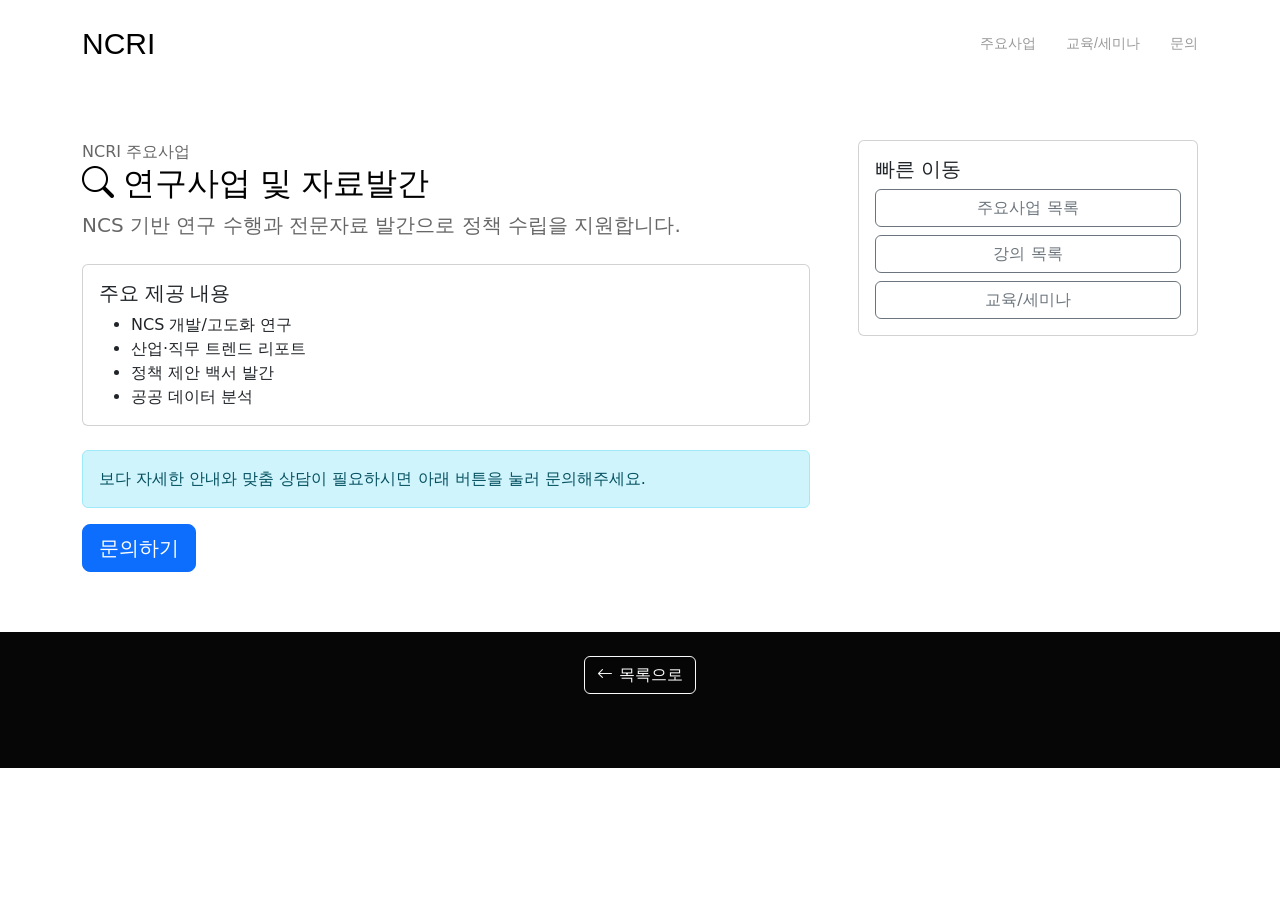
<file: service-details.html>
<!DOCTYPE html>
<html lang="ko">
  <head>
    <meta charset="utf-8" />
    <meta content="width=device-width, initial-scale=1.0" name="viewport" />
    <title>NCRI 서비스 상세</title>
    <link href="assets/vendor/bootstrap/css/bootstrap.min.css" rel="stylesheet" />
    <link href="assets/vendor/bootstrap-icons/bootstrap-icons.css" rel="stylesheet" />
    <link href="assets/vendor/aos/aos.css" rel="stylesheet" />
    <link href="assets/vendor/glightbox/css/glightbox.min.css" rel="stylesheet" />
    <link href="assets/vendor/swiper/swiper-bundle.min.css" rel="stylesheet" />
    <link href="assets/css/main.css" rel="stylesheet" />
  </head>
  <body class="inner-page">
    <header id="header" class="header d-flex align-items-center fixed-top">
      <div class="container-fluid container-xl position-relative d-flex align-items-center justify-content-between">
        <a href="index.html" class="logo d-flex align-items-center">
          <h1 class="sitename">NCRI</h1>
        </a>
        <nav id="navmenu" class="navmenu">
          <ul>
            <li><a href="index.html#services">주요사업</a></li>
            <li><a href="index.html#pricing">교육/세미나</a></li>
            <li><a href="index.html#contact">문의</a></li>
          </ul>
        </nav>
      </div>
    </header>

    <main class="main" style="margin-top: 80px">
      <section class="section">
        <div class="container" id="service-container">
          <!-- JS will inject content here -->
        </div>
      </section>
    </main>

    <footer id="footer" class="footer dark-background">
      <div class="container text-center py-4">
        <a href="index.html#services" class="btn btn-outline-light"><i class="bi bi-arrow-left"></i> 목록으로</a>
      </div>
    </footer>

    <script>
      const SERVICES = {
        'research': {
          title: '연구사업 및 자료발간',
          icon: 'bi-search',
          summary: 'NCS 기반 연구 수행과 전문자료 발간으로 정책 수립을 지원합니다.',
          bullets: [
            'NCS 개발/고도화 연구',
            '산업·직무 트렌드 리포트',
            '정책 제안 백서 발간',
            '공공 데이터 분석'
          ]
        },
        'certification': {
          title: '인증 및 평가',
          icon: 'bi-award',
          summary: '능력중심 인증·평가 체계를 구축·운영합니다.',
          bullets: [
            '과정평가형 자격 운영 지원',
            '능력단위별 평가도구 개발',
            '품질보증 및 사후관리',
            '평가자 양성 교육'
          ]
        },
        'lifelong-education': {
          title: '평생교육시설 운영',
          icon: 'bi-mortarboard',
          summary: 'NCS 기반 평생학습 서비스를 제공합니다.',
          bullets: [
            '직무역량 표준 기반 과정 운영',
            '온라인/오프라인 혼합 교육',
            '수료·이수 관리',
            '학습자 지원센터 운영'
          ]
        },
        'shared-facility': {
          title: '공동이용시설 설치 및 운영',
          icon: 'bi-building',
          summary: '공동학습 인프라를 구축·운영합니다.',
          bullets: [
            '실습실/스튜디오 구축',
            '장비 도입 및 유지보수',
            '시설 예약/안전 관리',
            '지역 협력네트워크 운영'
          ]
        },
        'consulting': {
          title: '경영 및 교육 컨설팅',
          icon: 'bi-diagram-3',
          summary: '조직 역량 강화를 위한 맞춤 컨설팅을 제공합니다.',
          bullets: [
            '직무분석·역량모델 설계',
            'NCS 기반 인사·평가체계',
            '교육체계(체계도/커리큘럼) 수립',
            '성과지표(KPI) 연계'
          ]
        },
        'events': {
          title: '교육, 세미나 및 학술대회',
          icon: 'bi-calendar-event',
          summary: '지식 공유와 네트워킹을 위한 행사를 운영합니다.',
          bullets: [
            '정기 공개세미나',
            '기업 맞춤 워크숍',
            '학술대회 기획/운영',
            '온라인 생중계/다시보기'
          ]
        },
        'outsourcing': {
          title: '위수 용역 수탁사업',
          icon: 'bi-briefcase',
          summary: '전문 용역을 안정적으로 수행합니다.',
          bullets: [
            '정부·지자체 용역 수행',
            '성과관리 및 보고',
            '대외 커뮤니케이션',
            '프로젝트 PMO'
          ]
        },
        'policy': {
          title: '권익보호 정책 제안',
          icon: 'bi-shield-check',
          summary: '공정하고 투명한 제도 운영을 위한 정책을 제안합니다.',
          bullets: [
            '이용자 권익보호 가이드',
            '개선안 연구 및 공청회',
            '법/제도 개선 제언',
            '이해관계자 협의체 운영'
          ]
        },
        'business': {
          title: '수익사업',
          icon: 'bi-graph-up',
          summary: '지속가능한 운영 기반을 마련합니다.',
          bullets: [
            '온라인 교육 구독',
            '프리미엄 컨설팅',
            '전문 인증서 발급',
            '연구자료 유료 구독'
          ]
        }
      };

      function getId() {
        const params = new URLSearchParams(window.location.search);
        return params.get('id') || 'research';
      }

      function render() {
        const id = getId();
        const data = SERVICES[id];
        const container = document.getElementById('service-container');
        if (!data) {
          container.innerHTML = `<div class="text-center py-5"><h2>서비스를 찾을 수 없습니다</h2><p class="text-muted">잘못된 주소이거나 종료된 서비스입니다.</p><a href="index.html#services" class="btn btn-primary mt-3">목록으로</a></div>`;
          return;
        }

        container.innerHTML = `
          <div class="row align-items-start g-5">
            <div class="col-lg-8">
              <div class="mb-4">
                <span class="subtitle">NCRI 주요사업</span>
                <h2 class="mb-2"><i class="bi ${data.icon}"></i> ${data.title}</h2>
                <p class="lead">${data.summary}</p>
              </div>

              <div class="card">
                <div class="card-body">
                  <h5 class="card-title">주요 제공 내용</h5>
                  <ul class="mb-0">
                    ${data.bullets.map((b) => `<li>${b}</li>`).join('')}
                  </ul>
                </div>
              </div>

              <div class="alert alert-info mt-4" role="alert">
                보다 자세한 안내와 맞춤 상담이 필요하시면 아래 버튼을 눌러 문의해주세요.
              </div>

              <a href="index.html#contact" class="btn btn-primary btn-lg">문의하기</a>
            </div>
            <div class="col-lg-4">
              <div class="card">
                <div class="card-body">
                  <h5 class="card-title">빠른 이동</h5>
                  <div class="d-grid gap-2">
                    <a class="btn btn-outline-secondary" href="index.html#services">주요사업 목록</a>
                    <a class="btn btn-outline-secondary" href="index.html#courses">강의 목록</a>
                    <a class="btn btn-outline-secondary" href="index.html#pricing">교육/세미나</a>
                  </div>
                </div>
              </div>
            </div>
          </div>
        `;
      }

      render();
    </script>

    <script src="assets/vendor/bootstrap/js/bootstrap.bundle.min.js"></script>
    <script src="assets/vendor/aos/aos.js"></script>
    <script src="assets/vendor/glightbox/js/glightbox.min.js"></script>
    <script src="assets/vendor/swiper/swiper-bundle.min.js"></script>
  </body>
  </html>
</file>
<file: assets/css/main.css>
/**
* Template Name: Axis
* Template URL: https://bootstrapmade.com/axis-bootstrap-corporate-template/
* Updated: Sep 13 2025 with Bootstrap v5.3.8
* Author: BootstrapMade.com
* License: https://bootstrapmade.com/license/
*/

@charset "UTF-8";

/*--------------------------------------------------------------
# Font & Color Variables
# Help: https://bootstrapmade.com/color-system/
--------------------------------------------------------------*/
/* Fonts */
:root {
  --default-font: "Roboto", system-ui, -apple-system, "Segoe UI", Roboto,
    "Helvetica Neue", Arial, "Noto Sans", "Liberation Sans", sans-serif,
    "Apple Color Emoji", "Segoe UI Emoji", "Segoe UI Symbol", "Noto Color Emoji";
  --heading-font: "Montserrat", sans-serif;
  --nav-font: "Poppins", sans-serif;
}

/* Global Colors - The following color variables are used throughout the website. Updating them here will change the color scheme of the entire website */
:root {
  --background-color: #ffffff; /* Background color for the entire website, including individual sections */
  --default-color: #666666; /* Default color used for the majority of the text content across the entire website */
  --heading-color: #000000; /* Color for headings, subheadings and title throughout the website */
  --accent-color: #313131; /* Accent color that represents your brand on the website. It's used for buttons, links, and other elements that need to stand out */
  --surface-color: #ffffff; /* The surface color is used as a background of boxed elements within sections, such as cards, icon boxes, or other elements that require a visual separation from the global background. */
  --contrast-color: #ffffff; /* Contrast color for text, ensuring readability against backgrounds of accent, heading, or default colors. */
}

/* Nav Menu Colors - The following color variables are used specifically for the navigation menu. They are separate from the global colors to allow for more customization options */
:root {
  --nav-color: #999999; /* The default color of the main navmenu links */
  --nav-hover-color: #000000; /* Applied to main navmenu links when they are hovered over or active */
  --nav-mobile-background-color: #ffffff; /* Used as the background color for mobile navigation menu */
  --nav-dropdown-background-color: #ffffff; /* Used as the background color for dropdown items that appear when hovering over primary navigation items */
  --nav-dropdown-color: #666666; /* Used for navigation links of the dropdown items in the navigation menu. */
  --nav-dropdown-hover-color: #313131; /* Similar to --nav-hover-color, this color is applied to dropdown navigation links when they are hovered over. */
}

/* Color Presets - These classes override global colors when applied to any section or element, providing reuse of the sam color scheme. */

.light-background {
  --background-color: #f9f9f9;
  --surface-color: #ffffff;
}

.dark-background {
  --background-color: #060606;
  --default-color: #e3e3e3;
  --heading-color: #ffffff;
  --accent-color: #bdb5b5;
  --surface-color: #252525;
  --contrast-color: #ffffff;
}

/* Smooth scroll */
:root {
  scroll-behavior: smooth;
}

/*--------------------------------------------------------------
# General Styling & Shared Classes
--------------------------------------------------------------*/
body {
  color: var(--default-color);
  background-color: var(--background-color);
  font-family: var(--default-font);
}

/* Performance: avoid rendering off-screen sections until needed */
.section {
  content-visibility: auto;
  contain-intrinsic-size: 1000px;
}

/* Respect reduced motion preferences */
@media (prefers-reduced-motion: reduce) {
  * {
    animation: none !important;
    transition: none !important;
    scroll-behavior: auto !important;
  }
}

a {
  color: var(--accent-color);
  text-decoration: none;
  transition: 0.3s;
}

a:hover {
  color: color-mix(in srgb, var(--accent-color), transparent 25%);
  text-decoration: none;
}

h1,
h2,
h3,
h4,
h5,
h6 {
  color: var(--heading-color);
  font-family: var(--heading-font);
}

/* PHP Email Form Messages
------------------------------*/
.php-email-form .error-message {
  display: none;
  background: #df1529;
  color: #ffffff;
  text-align: left;
  padding: 15px;
  margin-bottom: 24px;
  font-weight: 600;
}

.php-email-form .sent-message {
  display: none;
  color: #ffffff;
  background: #059652;
  text-align: center;
  padding: 15px;
  margin-bottom: 24px;
  font-weight: 600;
}

.php-email-form .loading {
  display: none;
  background: var(--surface-color);
  text-align: center;
  padding: 15px;
  margin-bottom: 24px;
}

.php-email-form .loading:before {
  content: "";
  display: inline-block;
  border-radius: 50%;
  width: 24px;
  height: 24px;
  margin: 0 10px -6px 0;
  border: 3px solid var(--accent-color);
  border-top-color: var(--surface-color);
  animation: php-email-form-loading 1s linear infinite;
}

@keyframes php-email-form-loading {
  0% {
    transform: rotate(0deg);
  }

  100% {
    transform: rotate(360deg);
  }
}

/*--------------------------------------------------------------
# Global Header
--------------------------------------------------------------*/
.header {
  --background-color: rgba(255, 255, 255, 0);
  color: var(--default-color);
  background-color: var(--background-color);
  padding: 15px 0;
  transition: all 0.5s;
  z-index: 997;
}

.header .logo {
  line-height: 1;
}

.header .logo img {
  max-height: 32px;
  margin-right: 8px;
}

.header .logo h1 {
  font-size: 30px;
  margin: 0;
  font-weight: 400;
  color: var(--heading-color);
}

.scrolled .header {
  isolation: isolate;
  border-bottom: 1px solid
    color-mix(in srgb, var(--default-color), transparent 90%);
}

.scrolled .header::before {
  content: "";
  position: absolute;
  inset: 0;
  background: rgba(255, 255, 255, 0.8);
  backdrop-filter: blur(10px);
  -webkit-backdrop-filter: blur(10px);
  pointer-events: none;
  z-index: -1;
}

/*--------------------------------------------------------------
# Navigation Menu
--------------------------------------------------------------*/
/* Navmenu - Desktop */
@media (min-width: 1200px) {
  .navmenu {
    padding: 0;
  }

  .navmenu ul {
    margin: 0;
    padding: 0;
    display: flex;
    list-style: none;
    align-items: center;
  }

  .navmenu li {
    position: relative;
  }

  .navmenu a,
  .navmenu a:focus {
    color: var(--nav-color);
    padding: 18px 15px;
    font-size: 14px;
    font-family: var(--nav-font);
    font-weight: 400;
    display: flex;
    align-items: center;
    justify-content: space-between;
    white-space: nowrap;
    transition: 0.3s;
  }

  .navmenu a i,
  .navmenu a:focus i {
    font-size: 12px;
    line-height: 0;
    margin-left: 5px;
    transition: 0.3s;
  }

  .navmenu li:last-child a {
    padding-right: 0;
  }

  .navmenu li:hover > a,
  .navmenu .active,
  .navmenu .active:focus {
    color: var(--nav-hover-color);
  }

  .navmenu .dropdown ul {
    margin: 0;
    padding: 10px 0;
    background: var(--nav-dropdown-background-color);
    display: block;
    position: absolute;
    visibility: hidden;
    left: 14px;
    top: 130%;
    opacity: 0;
    transition: 0.3s;
    border-radius: 4px;
    z-index: 99;
    box-shadow: 0px 0px 30px rgba(0, 0, 0, 0.1);
  }

  .navmenu .dropdown ul li {
    min-width: 200px;
  }

  .navmenu .dropdown ul a {
    padding: 10px 20px;
    font-size: 15px;
    text-transform: none;
    color: var(--nav-dropdown-color);
  }

  .navmenu .dropdown ul a i {
    font-size: 12px;
  }

  .navmenu .dropdown ul a:hover,
  .navmenu .dropdown ul .active:hover,
  .navmenu .dropdown ul li:hover > a {
    color: var(--nav-dropdown-hover-color);
  }

  .navmenu .dropdown:hover > ul {
    opacity: 1;
    top: 100%;
    visibility: visible;
  }

  .navmenu .dropdown .dropdown ul {
    top: 0;
    left: -90%;
    visibility: hidden;
  }

  .navmenu .dropdown .dropdown:hover > ul {
    opacity: 1;
    top: 0;
    left: -100%;
    visibility: visible;
  }
}

/* Navmenu - Mobile */
@media (max-width: 1199px) {
  .mobile-nav-toggle {
    color: var(--nav-color);
    font-size: 28px;
    line-height: 0;
    margin-right: 10px;
    cursor: pointer;
    transition: color 0.3s;
  }

  .navmenu {
    padding: 0;
    z-index: 9997;
  }

  .navmenu ul {
    display: none;
    list-style: none;
    position: absolute;
    inset: 60px 20px 20px 20px;
    padding: 10px 0;
    margin: 0;
    border-radius: 6px;
    background-color: var(--nav-mobile-background-color);
    overflow-y: auto;
    transition: 0.3s;
    z-index: 9998;
    box-shadow: 0px 0px 30px rgba(0, 0, 0, 0.1);
  }

  .navmenu a,
  .navmenu a:focus {
    color: var(--nav-dropdown-color);
    padding: 10px 20px;
    font-family: var(--nav-font);
    font-size: 18px;
    font-weight: 300;
    display: flex;
    align-items: center;
    justify-content: space-between;
    white-space: nowrap;
    transition: 0.3s;
  }

  .navmenu a i,
  .navmenu a:focus i {
    font-size: 12px;
    line-height: 0;
    margin-left: 5px;
    width: 30px;
    height: 30px;
    display: flex;
    align-items: center;
    justify-content: center;
    border-radius: 50%;
    transition: 0.3s;
    background-color: color-mix(in srgb, var(--accent-color), transparent 90%);
  }

  .navmenu a i:hover,
  .navmenu a:focus i:hover {
    background-color: var(--accent-color);
    color: var(--contrast-color);
  }

  .navmenu a:hover,
  .navmenu .active,
  .navmenu .active:focus {
    color: var(--nav-dropdown-hover-color);
  }

  .navmenu .active i,
  .navmenu .active:focus i {
    background-color: var(--accent-color);
    color: var(--contrast-color);
    transform: rotate(180deg);
  }

  .navmenu .dropdown ul {
    position: static;
    display: none;
    z-index: 99;
    padding: 10px 0;
    margin: 10px 20px;
    background-color: var(--nav-dropdown-background-color);
    border: 1px solid color-mix(in srgb, var(--default-color), transparent 90%);
    box-shadow: none;
    transition: all 0.5s ease-in-out;
  }

  .navmenu .dropdown ul ul {
    background-color: rgba(33, 37, 41, 0.1);
  }

  .navmenu .dropdown > .dropdown-active {
    display: block;
    background-color: rgba(33, 37, 41, 0.03);
  }

  .mobile-nav-active {
    overflow: hidden;
  }

  .mobile-nav-active .mobile-nav-toggle {
    color: #fff;
    position: absolute;
    font-size: 32px;
    top: 15px;
    right: 15px;
    margin-right: 0;
    z-index: 9999;
  }

  .mobile-nav-active .navmenu {
    position: fixed;
    overflow: hidden;
    inset: 0;
    background: rgba(33, 37, 41, 0.8);
    transition: 0.3s;
  }

  .mobile-nav-active .navmenu > ul {
    display: block;
  }
}

/*--------------------------------------------------------------
# Global Footer
--------------------------------------------------------------*/
.footer {
  color: var(--default-color);
  background-color: var(--background-color);
  font-size: 14px;
  padding-bottom: 50px;
  position: relative;
}

.footer .footer-top {
  padding-top: 50px;
  border-top: 1px solid
    color-mix(in srgb, var(--default-color), transparent 90%);
}

.footer .footer-about .logo {
  line-height: 1;
  margin-bottom: 25px;
}

.footer .footer-about .logo img {
  max-height: 40px;
  margin-right: 6px;
}

.footer .footer-about .logo span {
  color: var(--heading-color);
  font-size: 30px;
  font-weight: 400;
  letter-spacing: 1px;
  font-family: var(--heading-font);
}

.footer .footer-about p {
  font-size: 14px;
  font-family: var(--heading-font);
}

.footer .social-links a {
  display: flex;
  align-items: center;
  justify-content: center;
  width: 40px;
  height: 40px;
  border-radius: 50%;
  border: 1px solid color-mix(in srgb, var(--default-color), transparent 50%);
  font-size: 16px;
  color: color-mix(in srgb, var(--default-color), transparent 50%);
  margin-right: 10px;
  transition: 0.3s;
}

.footer .social-links a:hover {
  color: var(--accent-color);
  border-color: var(--accent-color);
}

.footer h4 {
  font-size: 18px;
  font-weight: 400;
  position: relative;
  padding-bottom: 12px;
}

.footer .footer-links {
  margin-bottom: 30px;
}

.footer .footer-links ul {
  list-style: none;
  padding: 0;
  margin: 0;
}

.footer .footer-links ul i {
  padding-right: 2px;
  font-size: 12px;
  line-height: 0;
}

.footer .footer-links ul li {
  padding: 10px 0;
  display: flex;
  align-items: center;
}

.footer .footer-links ul li:first-child {
  padding-top: 0;
}

.footer .footer-links ul a {
  color: color-mix(in srgb, var(--default-color), transparent 20%);
  display: inline-block;
  line-height: 1;
}

.footer .footer-links ul a:hover {
  color: var(--accent-color);
}

.footer .footer-contact p {
  margin-bottom: 5px;
}

.footer .copyright {
  padding-top: 25px;
  padding-bottom: 25px;
  background-color: color-mix(in srgb, var(--default-color), transparent 95%);
}

.footer .copyright p {
  margin-bottom: 0;
}

.footer .credits {
  margin-top: 6px;
  font-size: 13px;
}

/*--------------------------------------------------------------
# Preloader
--------------------------------------------------------------*/
#preloader {
  position: fixed;
  inset: 0;
  z-index: 999999;
  overflow: hidden;
  background: var(--background-color);
  transition: all 0.6s ease-out;
}

#preloader:before {
  content: "";
  position: fixed;
  top: calc(50% - 30px);
  left: calc(50% - 30px);
  border: 6px solid #ffffff;
  border-color: var(--accent-color) transparent var(--accent-color) transparent;
  border-radius: 50%;
  width: 60px;
  height: 60px;
  animation: animate-preloader 1.5s linear infinite;
}

@keyframes animate-preloader {
  0% {
    transform: rotate(0deg);
  }

  100% {
    transform: rotate(360deg);
  }
}

/*--------------------------------------------------------------
# Scroll Top Button
--------------------------------------------------------------*/
.scroll-top {
  position: fixed;
  visibility: hidden;
  opacity: 0;
  right: 15px;
  bottom: 15px;
  z-index: 99999;
  background-color: var(--accent-color);
  width: 40px;
  height: 40px;
  border-radius: 4px;
  transition: all 0.4s;
}

.scroll-top i {
  font-size: 24px;
  color: var(--contrast-color);
  line-height: 0;
}

.scroll-top:hover {
  background-color: color-mix(in srgb, var(--accent-color), transparent 20%);
  color: var(--contrast-color);
}

.scroll-top.active {
  visibility: visible;
  opacity: 1;
}

/*--------------------------------------------------------------
# Disable aos animation delay on mobile devices
--------------------------------------------------------------*/
@media screen and (max-width: 768px) {
  [data-aos-delay] {
    transition-delay: 0 !important;
  }
}

/*--------------------------------------------------------------
# Global Page Titles & Breadcrumbs
--------------------------------------------------------------*/
.page-title {
  text-align: center;
  padding: 40px 0 20px 0;
  border-top: 1px solid
    color-mix(in srgb, var(--default-color), transparent 90%);
}

.page-title .breadcrumbs {
  margin-bottom: 1.5rem;
}

.page-title .breadcrumbs .breadcrumb {
  justify-content: center;
  margin: 0;
  padding: 0;
  background: none;
}

.page-title .breadcrumbs .breadcrumb .breadcrumb-item {
  font-size: 0.9rem;
  color: color-mix(in srgb, var(--default-color), transparent 30%);
}

.page-title .breadcrumbs .breadcrumb .breadcrumb-item.active {
  color: var(--accent-color);
}

.page-title .breadcrumbs .breadcrumb .breadcrumb-item a {
  color: inherit;
  text-decoration: none;
  transition: color 0.3s ease;
}

.page-title .breadcrumbs .breadcrumb .breadcrumb-item a:hover {
  color: var(--accent-color);
}

.page-title .breadcrumbs .breadcrumb .breadcrumb-item a i {
  font-size: 0.9rem;
  margin-right: 0.2rem;
}

.page-title
  .breadcrumbs
  .breadcrumb
  .breadcrumb-item
  + .breadcrumb-item::before {
  color: color-mix(in srgb, var(--default-color), transparent 50%);
}

.page-title .title-wrapper {
  max-width: 800px;
  margin: 0 auto;
  padding: 1rem 0;
}

.page-title .title-wrapper h1 {
  font-size: 2.5rem;
  margin-bottom: 1rem;
  font-weight: 400;
  color: var(--heading-color);
}

.page-title .title-wrapper p {
  font-size: 1.1rem;
  color: color-mix(in srgb, var(--default-color), transparent 20%);
  margin: 0;
  line-height: 1.6;
}

@media (max-width: 768px) {
  .page-title .title-wrapper h1 {
    font-size: 2rem;
  }

  .page-title .title-wrapper p {
    font-size: 1rem;
  }
}

@media (max-width: 576px) {
  .page-title .title-wrapper h1 {
    font-size: 1.75rem;
  }
}

/*--------------------------------------------------------------
# Global Sections
--------------------------------------------------------------*/
section,
.section {
  color: var(--default-color);
  background-color: var(--background-color);
  padding: 60px 0;
  scroll-margin-top: 87px;
  overflow: clip;
}

@media (max-width: 1199px) {
  section,
  .section {
    scroll-margin-top: 66px;
  }
}

/*--------------------------------------------------------------
# Global Section Titles
--------------------------------------------------------------*/
.section-title {
  text-align: center;
  padding-bottom: 60px;
  position: relative;
}

.section-title h2 {
  font-size: 2.8rem;
  font-weight: 300;
  line-height: 1.2;
  color: var(--heading-color);
  margin-bottom: 1.5rem;
  letter-spacing: -1px;
}

@media (max-width: 768px) {
  .section-title h2 {
    font-size: 2.5rem;
  }
}

.section-title .subtitle {
  display: inline-block;
  font-size: 0.875rem;
  font-weight: 400;
  color: var(--accent-color);
  text-transform: uppercase;
  letter-spacing: 2px;
  margin-bottom: 1.5rem;
  position: relative;
}

.section-title .subtitle::after {
  content: "";
  position: absolute;
  bottom: -8px;
  left: 50%;
  transform: translateX(-50%);
  width: 40px;
  height: 1px;
  background: var(--accent-color);
}

.section-title p {
  font-size: 1.125rem;
  line-height: 1.8;
  color: color-mix(in srgb, var(--default-color), transparent 25%);
  max-width: 900px;
  margin: 0 auto;
  text-wrap: balance;
}

/*--------------------------------------------------------------
# Hero Section
--------------------------------------------------------------*/
.hero {
  padding: 120px 0 100px;
  position: relative;
  overflow: hidden;
}

.hero .hero-content h1 {
  font-size: 3.5rem;
  font-weight: 300;
  line-height: 1.2;
  margin-bottom: 2rem;
  color: var(--heading-color);
}

@media (max-width: 768px) {
  .hero .hero-content h1 {
    font-size: 2.5rem;
  }
}

.hero .hero-content p {
  font-size: 1.125rem;
  line-height: 1.7;
  margin-bottom: 3rem;
  color: color-mix(in srgb, var(--default-color), transparent 20%);
}

.hero .hero-cta {
  display: flex;
  gap: 1.5rem;
  margin-bottom: 4rem;
  align-items: center;
}

@media (max-width: 576px) {
  .hero .hero-cta {
    flex-direction: column;
    align-items: flex-start;
    gap: 1rem;
  }
}

.hero .hero-cta .btn-primary {
  background-color: var(--accent-color);
  color: var(--contrast-color);
  padding: 14px 32px;
  border-radius: 6px;
  font-weight: 500;
  text-decoration: none;
  transition: all 0.3s ease;
  border: none;
  box-shadow: 0 4px 15px
    color-mix(in srgb, var(--accent-color), transparent 80%);
}

.hero .hero-cta .btn-primary:hover {
  background-color: color-mix(in srgb, var(--accent-color), black 10%);
  transform: translateY(-2px);
  box-shadow: 0 8px 25px
    color-mix(in srgb, var(--accent-color), transparent 70%);
}

.hero .hero-cta .btn-secondary {
  color: var(--heading-color);
  text-decoration: none;
  display: flex;
  align-items: center;
  gap: 0.5rem;
  font-weight: 500;
  transition: all 0.3s ease;
}

.hero .hero-cta .btn-secondary i {
  font-size: 1.5rem;
  color: var(--accent-color);
}

.hero .hero-cta .btn-secondary:hover {
  color: var(--accent-color);
  transform: translateX(5px);
}

.hero .hero-stats {
  display: flex;
  gap: 3rem;
}

@media (max-width: 768px) {
  .hero .hero-stats {
    gap: 2rem;
  }
}

@media (max-width: 576px) {
  .hero .hero-stats {
    flex-direction: column;
    gap: 1.5rem;
  }
}

.hero .hero-stats .stat-item .stat-number {
  font-size: 2rem;
  font-weight: 300;
  color: var(--accent-color);
  margin-bottom: 0.25rem;
}

.hero .hero-stats .stat-item .stat-label {
  font-size: 0.875rem;
  color: color-mix(in srgb, var(--default-color), transparent 40%);
  font-weight: 500;
}

.hero .hero-image {
  position: relative;
}

.hero .hero-image img {
  border-radius: 12px;
  box-shadow: 0 20px 60px
    color-mix(in srgb, var(--default-color), transparent 85%);
}

.hero .hero-image .floating-card {
  position: absolute;
  bottom: 20px;
  left: 20px;
  background: var(--surface-color);
  padding: 1.5rem;
  border-radius: 12px;
  box-shadow: 0 10px 40px
    color-mix(in srgb, var(--default-color), transparent 85%);
  display: flex;
  align-items: center;
  gap: 1rem;
  min-width: 200px;
}

@media (max-width: 768px) {
  .hero .hero-image .floating-card {
    bottom: 10px;
    left: 10px;
    padding: 1rem;
    min-width: 160px;
  }
}

.hero .hero-image .floating-card .card-icon {
  width: 50px;
  height: 50px;
  background: color-mix(in srgb, var(--accent-color), transparent 90%);
  border-radius: 10px;
  display: flex;
  align-items: center;
  justify-content: center;
}

.hero .hero-image .floating-card .card-icon i {
  font-size: 1.5rem;
  color: var(--accent-color);
}

.hero .hero-image .floating-card .card-content h5 {
  font-size: 0.875rem;
  font-weight: 600;
  margin: 0 0 0.25rem 0;
  color: var(--heading-color);
}

.hero .hero-image .floating-card .card-content .growth-percentage {
  font-size: 1.25rem;
  font-weight: 700;
  color: #22c55e;
}

@media (max-width: 992px) {
  .hero {
    padding: 80px 0 60px;
  }

  .hero::before {
    display: none;
  }

  .hero .row {
    flex-direction: column-reverse;
  }

  .hero .col-lg-6:first-child {
    margin-top: 3rem;
  }
}

/*--------------------------------------------------------------
# About Section
--------------------------------------------------------------*/
.about {
  padding-top: 120px;
  padding-bottom: 120px;
}

.about .content h2 {
  font-size: 42px;
  font-weight: 300;
  line-height: 1.3;
  margin-bottom: 30px;
  font-family: var(--heading-font);
}

@media (max-width: 768px) {
  .about .content h2 {
    font-size: 32px;
  }
}

.about .content .lead {
  font-size: 20px;
  font-weight: 400;
  line-height: 1.7;
  margin-bottom: 40px;
  color: color-mix(in srgb, var(--default-color), transparent 15%);
}

.about .content p {
  font-size: 16px;
  line-height: 1.8;
  margin-bottom: 25px;
  color: color-mix(in srgb, var(--default-color), transparent 25%);
}

.about .stats-row {
  display: flex;
  gap: 40px;
  margin: 60px 0;
}

@media (max-width: 576px) {
  .about .stats-row {
    flex-direction: column;
    gap: 30px;
  }
}

.about .stats-row .stat-item .stat-number {
  font-size: 48px;
  font-weight: 300;
  line-height: 1;
  color: var(--accent-color);
  font-family: var(--heading-font);
}

.about .stats-row .stat-item .stat-label {
  font-size: 14px;
  font-weight: 500;
  text-transform: uppercase;
  letter-spacing: 1px;
  color: color-mix(in srgb, var(--default-color), transparent 40%);
  margin-top: 8px;
}

.about .cta-section {
  display: flex;
  gap: 20px;
  margin-top: 50px;
}

@media (max-width: 576px) {
  .about .cta-section {
    flex-direction: column;
  }
}

.about .cta-section .btn-primary {
  display: inline-flex;
  align-items: center;
  padding: 16px 32px;
  background-color: var(--accent-color);
  color: var(--contrast-color);
  text-decoration: none;
  border-radius: 6px;
  font-weight: 500;
  transition: all 0.3s ease;
}

.about .cta-section .btn-primary:hover {
  background-color: color-mix(in srgb, var(--accent-color), black 10%);
  transform: translateY(-2px);
  color: var(--contrast-color);
}

.about .cta-section .btn-outline {
  display: inline-flex;
  align-items: center;
  padding: 16px 32px;
  background-color: transparent;
  color: var(--heading-color);
  text-decoration: none;
  border: 2px solid color-mix(in srgb, var(--default-color), transparent 80%);
  border-radius: 6px;
  font-weight: 500;
  transition: all 0.3s ease;
}

.about .cta-section .btn-outline:hover {
  border-color: var(--accent-color);
  color: var(--accent-color);
  transform: translateY(-2px);
}

.about .image-wrapper {
  position: relative;
}

.about .image-wrapper img {
  border-radius: 12px;
  box-shadow: 0 20px 60px
    color-mix(in srgb, var(--default-color), transparent 90%);
}

.about .image-wrapper .floating-card {
  position: absolute;
  bottom: -30px;
  right: -30px;
  background-color: var(--surface-color);
  border-radius: 12px;
  padding: 30px;
  box-shadow: 0 15px 40px
    color-mix(in srgb, var(--default-color), transparent 85%);
  max-width: 280px;
}

@media (max-width: 992px) {
  .about .image-wrapper .floating-card {
    position: static;
    margin-top: 30px;
    max-width: none;
  }
}

.about .image-wrapper .floating-card .card-content {
  display: flex;
  align-items: center;
  gap: 20px;
}

.about .image-wrapper .floating-card .card-content .icon {
  width: 60px;
  height: 60px;
  background-color: color-mix(in srgb, var(--accent-color), transparent 90%);
  border-radius: 50%;
  display: flex;
  align-items: center;
  justify-content: center;
  flex-shrink: 0;
}

.about .image-wrapper .floating-card .card-content .icon i {
  font-size: 24px;
  color: var(--accent-color);
}

.about .image-wrapper .floating-card .card-content .text h4 {
  font-size: 18px;
  font-weight: 600;
  margin: 0 0 5px 0;
  color: var(--heading-color);
}

.about .image-wrapper .floating-card .card-content .text p {
  font-size: 14px;
  margin: 0;
  color: color-mix(in srgb, var(--default-color), transparent 30%);
  line-height: 1.6;
}

@media (max-width: 992px) {
  .about .row {
    text-align: center;
  }

  .about .content {
    margin-bottom: 60px;
  }

  .about .stats-row {
    justify-content: center;
  }
}

/*--------------------------------------------------------------
# Services Section
--------------------------------------------------------------*/
.services {
  background-color: color-mix(
    in srgb,
    var(--background-color),
    var(--accent-color) 2%
  );
}

.services .service-item {
  padding: 60px 40px;
  background-color: var(--surface-color);
  border-radius: 8px;
  transition: all 0.4s ease-in-out;
  height: 100%;
  display: flex;
  flex-direction: column;
  position: relative;
  overflow: hidden;
}

.services .service-item::before {
  content: "";
  position: absolute;
  top: 0;
  left: 0;
  right: 0;
  height: 4px;
  background: linear-gradient(
    90deg,
    var(--accent-color),
    color-mix(in srgb, var(--accent-color), var(--heading-color) 30%)
  );
  transform: scaleX(0);
  transform-origin: left;
  transition: transform 0.4s ease-in-out;
}

.services .service-item:hover {
  transform: translateY(-8px);
  box-shadow: 0 20px 40px
    color-mix(in srgb, var(--default-color), transparent 90%);
}

.services .service-item:hover::before {
  transform: scaleX(1);
}

.services .service-item:hover .service-icon {
  transform: scale(1.1);
}

.services .service-item:hover .service-link {
  color: var(--accent-color);
}

.services .service-item:hover .service-link i {
  transform: translateX(8px);
}

.services .service-item .service-icon {
  width: 80px;
  height: 80px;
  background: linear-gradient(
    135deg,
    var(--accent-color),
    color-mix(in srgb, var(--accent-color), var(--heading-color) 20%)
  );
  border-radius: 50%;
  display: flex;
  align-items: center;
  justify-content: center;
  margin-bottom: 32px;
  transition: transform 0.4s ease-in-out;
  flex-shrink: 0;
}

.services .service-item .service-icon i {
  font-size: 32px;
  color: var(--contrast-color);
}

.services .service-item h3 {
  font-size: 24px;
  font-weight: 300;
  margin-bottom: 20px;
  line-height: 1.3;
}

.services .service-item p {
  font-size: 16px;
  line-height: 1.7;
  color: color-mix(in srgb, var(--default-color), transparent 20%);
  margin-bottom: 32px;
  flex-grow: 1;
}

.services .service-item .service-link {
  color: var(--heading-color);
  text-decoration: none;
  font-weight: 500;
  font-size: 15px;
  display: inline-flex;
  align-items: center;
  gap: 8px;
  transition: all 0.3s ease-in-out;
  align-self: flex-start;
}

.services .service-item .service-link i {
  font-size: 16px;
  transition: transform 0.3s ease-in-out;
}

@media (max-width: 768px) {
  .services .service-item {
    padding: 40px 24px;
  }

  .services .service-item .service-icon {
    width: 64px;
    height: 64px;
    margin-bottom: 24px;
  }

  .services .service-item .service-icon i {
    font-size: 28px;
  }

  .services .service-item h3 {
    font-size: 20px;
    margin-bottom: 16px;
  }

  .services .service-item p {
    font-size: 15px;
    margin-bottom: 24px;
  }
}

/*--------------------------------------------------------------
# Why Us Section
--------------------------------------------------------------*/
.why-us {
  padding: 100px 0;
}

.why-us .content {
  margin-bottom: 60px;
}

.why-us .content h2 {
  font-size: 2.5rem;
  font-weight: 300;
  margin-bottom: 30px;
  line-height: 1.2;
}

@media (max-width: 768px) {
  .why-us .content h2 {
    font-size: 2rem;
  }
}

.why-us .content p {
  font-size: 1.125rem;
  line-height: 1.7;
  color: color-mix(in srgb, var(--default-color), transparent 20%);
  margin: 0;
}

.why-us .image-wrapper {
  position: relative;
}

.why-us .image-wrapper img {
  border-radius: 8px;
  box-shadow: 0 20px 40px
    color-mix(in srgb, var(--default-color), transparent 85%);
  transition: transform 0.4s ease-in-out;
}

.why-us .image-wrapper img:hover {
  transform: translateY(-8px);
}

.why-us .features-grid {
  margin-top: 80px;
}

.why-us .feature-item {
  display: flex;
  gap: 25px;
  padding: 40px 0;
  transition: transform 0.3s ease-in-out;
}

.why-us .feature-item:hover {
  transform: translateY(-5px);
}

.why-us .feature-item:hover .icon-wrapper {
  background-color: var(--accent-color);
  color: var(--contrast-color);
  transform: scale(1.1);
}

@media (max-width: 768px) {
  .why-us .feature-item {
    flex-direction: column;
    text-align: center;
    gap: 20px;
    padding: 30px 0;
  }
}

.why-us .icon-wrapper {
  flex-shrink: 0;
  width: 70px;
  height: 70px;
  border-radius: 50%;
  background-color: color-mix(in srgb, var(--accent-color), transparent 90%);
  color: var(--accent-color);
  display: flex;
  align-items: center;
  justify-content: center;
  font-size: 1.75rem;
  transition: all 0.4s ease-in-out;
}

@media (max-width: 768px) {
  .why-us .icon-wrapper {
    margin: 0 auto;
  }
}

.why-us .feature-content {
  flex: 1;
}

.why-us .feature-content h3 {
  font-size: 1.5rem;
  font-weight: 400;
  margin-bottom: 15px;
  line-height: 1.3;
}

@media (max-width: 768px) {
  .why-us .feature-content h3 {
    font-size: 1.25rem;
  }
}

.why-us .feature-content p {
  font-size: 1rem;
  line-height: 1.7;
  color: color-mix(in srgb, var(--default-color), transparent 25%);
  margin: 0;
}

@media (max-width: 992px) {
  .why-us .content {
    margin-bottom: 40px;
    text-align: center;
  }

  .why-us .features-grid {
    margin-top: 60px;
  }
}

/*--------------------------------------------------------------
# Portfolio Section
--------------------------------------------------------------*/
.portfolio .portfolio-filters {
  display: flex;
  justify-content: center;
  flex-wrap: wrap;
  gap: 0;
  margin-bottom: 80px;
  padding: 0;
  list-style: none;
}

@media (max-width: 768px) {
  .portfolio .portfolio-filters {
    margin-bottom: 60px;
    gap: 8px;
  }
}

.portfolio .portfolio-filters li {
  padding: 20px 0;
  margin: 0 40px;
  font-size: 0.95rem;
  font-weight: 300;
  cursor: pointer;
  transition: all 0.4s ease;
  color: color-mix(in srgb, var(--default-color), transparent 40%);
  position: relative;
}

@media (max-width: 768px) {
  .portfolio .portfolio-filters li {
    margin: 0 20px;
    padding: 16px 0;
    font-size: 0.9rem;
  }
}

@media (max-width: 576px) {
  .portfolio .portfolio-filters li {
    margin: 0 12px;
    padding: 14px 0;
    font-size: 0.85rem;
  }
}

.portfolio .portfolio-filters li::after {
  content: "";
  position: absolute;
  bottom: 0;
  left: 50%;
  width: 0;
  height: 1px;
  background-color: var(--accent-color);
  transition: all 0.4s ease;
  transform: translateX(-50%);
}

.portfolio .portfolio-filters li:hover {
  color: var(--default-color);
}

.portfolio .portfolio-filters li:hover::after {
  width: 100%;
}

.portfolio .portfolio-filters li.filter-active {
  color: var(--default-color);
  font-weight: 400;
}

.portfolio .portfolio-filters li.filter-active::after {
  width: 100%;
}

.portfolio .portfolio-card {
  height: 100%;
}

.portfolio .portfolio-card .project-visual {
  position: relative;
  overflow: hidden;
  border-radius: 6px;
}

.portfolio .portfolio-card .project-visual img {
  width: 100%;
  height: 300px;
  object-fit: cover;
  transition: transform 0.6s ease;
}

@media (max-width: 768px) {
  .portfolio .portfolio-card .project-visual img {
    height: 250px;
  }
}

.portfolio .portfolio-card .project-visual .project-overlay {
  position: absolute;
  top: 0;
  left: 0;
  width: 100%;
  height: 100%;
  background: linear-gradient(
    135deg,
    rgba(54, 144, 231, 0.85),
    rgba(54, 144, 231, 0.75)
  );
  display: flex;
  align-items: center;
  justify-content: center;
  opacity: 0;
  visibility: hidden;
  transition: all 0.4s ease;
}

.portfolio .portfolio-card .project-visual .project-overlay .overlay-content {
  display: flex;
  gap: 20px;
}

.portfolio .portfolio-card .project-visual .project-overlay .overlay-content a {
  width: 48px;
  height: 48px;
  background-color: var(--contrast-color);
  color: var(--accent-color);
  border-radius: 6px;
  display: flex;
  align-items: center;
  justify-content: center;
  font-size: 1.1rem;
  transition: all 0.3s ease;
}

.portfolio
  .portfolio-card
  .project-visual
  .project-overlay
  .overlay-content
  a:hover {
  transform: translateY(-2px);
  box-shadow: 0 8px 25px rgba(0, 0, 0, 0.15);
}

.portfolio .portfolio-card .project-visual:hover img {
  transform: scale(1.05);
}

.portfolio .portfolio-card .project-visual:hover .project-overlay {
  opacity: 1;
  visibility: visible;
}

.portfolio .portfolio-card .project-details {
  padding: 20px 0;
  height: 100%;
  display: flex;
  flex-direction: column;
}

.portfolio .portfolio-card .project-details .project-header {
  display: flex;
  justify-content: space-between;
  align-items: center;
  margin-bottom: 20px;
}

.portfolio .portfolio-card .project-details .project-header .project-category {
  font-size: 0.8rem;
  font-weight: 500;
  text-transform: uppercase;
  letter-spacing: 1px;
  color: var(--accent-color);
}

.portfolio .portfolio-card .project-details .project-header .project-year {
  font-size: 0.85rem;
  color: color-mix(in srgb, var(--default-color), transparent 50%);
  font-weight: 300;
}

.portfolio .portfolio-card .project-details .project-title {
  font-size: 1.5rem;
  font-weight: 300;
  margin-bottom: 20px;
  color: var(--heading-color);
  line-height: 1.3;
}

@media (max-width: 768px) {
  .portfolio .portfolio-card .project-details .project-title {
    font-size: 1.35rem;
  }
}

.portfolio .portfolio-card .project-details .project-description {
  font-size: 0.95rem;
  color: color-mix(in srgb, var(--default-color), transparent 30%);
  margin-bottom: 30px;
  line-height: 1.7;
  flex-grow: 1;
}

.portfolio .portfolio-card .project-details .project-meta {
  margin-top: auto;
}

.portfolio .portfolio-card .project-details .project-meta .client-name {
  display: block;
  font-size: 0.9rem;
  font-weight: 500;
  color: var(--default-color);
  margin-bottom: 16px;
}

.portfolio .portfolio-card .project-details .project-meta .project-scope {
  display: flex;
  flex-wrap: wrap;
  gap: 12px;
}

.portfolio
  .portfolio-card
  .project-details
  .project-meta
  .project-scope
  .scope-item {
  font-size: 0.8rem;
  font-weight: 400;
  color: color-mix(in srgb, var(--default-color), transparent 40%);
  padding: 6px 0;
  position: relative;
}

.portfolio
  .portfolio-card
  .project-details
  .project-meta
  .project-scope
  .scope-item:not(:last-child)::after {
  content: "·";
  position: absolute;
  right: -8px;
  color: color-mix(in srgb, var(--default-color), transparent 70%);
}

.portfolio .portfolio-conclusion {
  margin-top: 120px;
  text-align: center;
}

@media (max-width: 768px) {
  .portfolio .portfolio-conclusion {
    margin-top: 80px;
  }
}

.portfolio .portfolio-conclusion .conclusion-content {
  max-width: 600px;
  margin: 0 auto;
}

.portfolio .portfolio-conclusion .conclusion-content h4 {
  font-size: 1.75rem;
  font-weight: 300;
  margin-bottom: 20px;
  color: var(--heading-color);
}

@media (max-width: 768px) {
  .portfolio .portfolio-conclusion .conclusion-content h4 {
    font-size: 1.5rem;
  }
}

.portfolio .portfolio-conclusion .conclusion-content p {
  font-size: 1rem;
  color: color-mix(in srgb, var(--default-color), transparent 30%);
  margin-bottom: 40px;
  line-height: 1.7;
}

.portfolio .portfolio-conclusion .conclusion-content .conclusion-actions {
  display: flex;
  justify-content: center;
  gap: 40px;
  align-items: center;
}

@media (max-width: 576px) {
  .portfolio .portfolio-conclusion .conclusion-content .conclusion-actions {
    flex-direction: column;
    gap: 20px;
  }
}

.portfolio
  .portfolio-conclusion
  .conclusion-content
  .conclusion-actions
  .primary-action {
  display: inline-flex;
  align-items: center;
  gap: 8px;
  padding: 16px 32px;
  background-color: var(--accent-color);
  color: var(--contrast-color);
  border-radius: 6px;
  font-size: 0.95rem;
  font-weight: 400;
  text-decoration: none;
  transition: all 0.3s ease;
}

.portfolio
  .portfolio-conclusion
  .conclusion-content
  .conclusion-actions
  .primary-action
  i {
  font-size: 0.9rem;
  transition: transform 0.3s ease;
}

.portfolio
  .portfolio-conclusion
  .conclusion-content
  .conclusion-actions
  .primary-action:hover {
  background-color: color-mix(in srgb, var(--accent-color), black 10%);
  transform: translateY(-1px);
}

.portfolio
  .portfolio-conclusion
  .conclusion-content
  .conclusion-actions
  .primary-action:hover
  i {
  transform: translateX(2px);
}

.portfolio
  .portfolio-conclusion
  .conclusion-content
  .conclusion-actions
  .secondary-action {
  color: var(--default-color);
  font-size: 0.95rem;
  font-weight: 400;
  text-decoration: none;
  position: relative;
}

.portfolio
  .portfolio-conclusion
  .conclusion-content
  .conclusion-actions
  .secondary-action::after {
  content: "";
  position: absolute;
  bottom: -2px;
  left: 0;
  width: 0;
  height: 1px;
  background-color: var(--default-color);
  transition: width 0.3s ease;
}

.portfolio
  .portfolio-conclusion
  .conclusion-content
  .conclusion-actions
  .secondary-action:hover {
  color: var(--default-color);
}

.portfolio
  .portfolio-conclusion
  .conclusion-content
  .conclusion-actions
  .secondary-action:hover::after {
  width: 100%;
}

/*--------------------------------------------------------------
# Team Section
--------------------------------------------------------------*/
.team .team-member {
  text-align: center;
  margin-bottom: 40px;
  transition: all 0.3s ease-in-out;
}

.team .team-member .member-img {
  position: relative;
  overflow: hidden;
  border-radius: 8px;
  margin-bottom: 30px;
}

.team .team-member .member-img img {
  transition: all 0.3s ease-in-out;
  width: 100%;
  height: auto;
  filter: grayscale(100%);
}

.team .team-member .member-info h4 {
  font-weight: 300;
  font-size: 1.5rem;
  margin-bottom: 8px;
  color: var(--heading-color);
  line-height: 1.3;
}

.team .team-member .member-info span {
  display: block;
  font-size: 0.9rem;
  color: var(--accent-color);
  font-weight: 400;
  margin-bottom: 20px;
  letter-spacing: 0.5px;
}

.team .team-member .member-info p {
  font-size: 0.95rem;
  line-height: 1.7;
  color: color-mix(in srgb, var(--default-color), transparent 20%);
  margin-bottom: 25px;
  padding: 0 10px;
}

.team .team-member .member-info .social {
  display: flex;
  justify-content: center;
  gap: 15px;
}

.team .team-member .member-info .social a {
  display: inline-flex;
  align-items: center;
  justify-content: center;
  width: 40px;
  height: 40px;
  border: 1px solid color-mix(in srgb, var(--default-color), transparent 85%);
  border-radius: 50%;
  color: color-mix(in srgb, var(--default-color), transparent 40%);
  font-size: 16px;
  transition: all 0.3s ease-in-out;
}

.team .team-member .member-info .social a:hover {
  color: var(--contrast-color);
  background-color: var(--accent-color);
  border-color: var(--accent-color);
  transform: translateY(-2px);
}

.team .team-member:hover .member-img img {
  transform: scale(1.05);
  filter: grayscale(0%);
}

@media (max-width: 992px) {
  .team .team-member .member-info h4 {
    font-size: 1.3rem;
  }

  .team .team-member .member-info p {
    font-size: 0.9rem;
  }
}

@media (max-width: 768px) {
  .team .team-member .member-info h4 {
    font-size: 1.2rem;
  }

  .team .team-member .member-info p {
    padding: 0;
    font-size: 0.85rem;
  }

  .team .team-member .member-info .social {
    gap: 12px;
  }

  .team .team-member .member-info .social a {
    width: 36px;
    height: 36px;
    font-size: 14px;
  }
}

/*--------------------------------------------------------------
# Pricing Section
--------------------------------------------------------------*/
.pricing {
  background-color: color-mix(
    in srgb,
    var(--background-color),
    var(--accent-color) 2%
  );
}

.pricing-card {
  background-color: var(--surface-color);
  border-radius: 12px;
  padding: 40px 30px;
  transition: all 0.4s ease-in-out;
  height: 100%;
  position: relative;
  border: 2px solid transparent;
  overflow: hidden;
}

.pricing-card:hover {
  transform: translateY(-8px);
  box-shadow: 0 20px 40px
    color-mix(in srgb, var(--default-color), transparent 85%);
}

.pricing-card.featured {
  border-color: var(--accent-color);
  transform: scale(1.05);
}

.pricing-card.featured:hover {
  transform: scale(1.05) translateY(-8px);
}

.featured-badge {
  position: absolute;
  top: 20px;
  right: -30px;
  background: var(--accent-color);
  color: white;
  padding: 8px 40px;
  font-size: 14px;
  font-weight: 600;
  transform: rotate(45deg);
}

.pricing-header {
  text-align: center;
  margin-bottom: 30px;
}

.pricing-header h3 {
  font-size: 24px;
  font-weight: 700;
  margin-bottom: 15px;
  color: var(--heading-color);
}

.price {
  display: flex;
  align-items: baseline;
  justify-content: center;
  margin-bottom: 10px;
}

.currency {
  font-size: 20px;
  font-weight: 600;
  color: var(--accent-color);
}

.amount {
  font-size: 48px;
  font-weight: 800;
  color: var(--accent-color);
  margin: 0 5px;
}

.period {
  font-size: 16px;
  color: color-mix(in srgb, var(--default-color), transparent 40%);
}

.description {
  color: color-mix(in srgb, var(--default-color), transparent 30%);
  font-size: 16px;
  margin: 0;
}

.pricing-features {
  margin: 30px 0;
}

.pricing-features ul {
  list-style: none;
  padding: 0;
  margin: 0;
}

.pricing-features li {
  padding: 12px 0;
  display: flex;
  align-items: center;
  border-bottom: 1px solid
    color-mix(in srgb, var(--default-color), transparent 90%);
}

.pricing-features li:last-child {
  border-bottom: none;
}

.pricing-features li i {
  color: var(--accent-color);
  font-size: 18px;
  margin-right: 12px;
  font-weight: 600;
}

.pricing-footer {
  text-align: center;
  margin-top: 30px;
}

.pricing-info {
  margin-top: 20px;
  padding-top: 20px;
  border-top: 1px solid
    color-mix(in srgb, var(--default-color), transparent 90%);
}

.price-tag {
  display: inline-block;
  background: color-mix(in srgb, var(--accent-color), transparent 90%);
  color: var(--accent-color);
  padding: 8px 16px;
  border-radius: 20px;
  font-weight: 600;
  font-size: 14px;
  margin-bottom: 15px;
}

.btn-pricing {
  display: inline-block;
  background: var(--accent-color);
  color: white;
  padding: 10px 20px;
  border-radius: 6px;
  text-decoration: none;
  font-weight: 600;
  font-size: 14px;
  transition: all 0.3s ease;
  border: none;
  cursor: pointer;
}

.btn-pricing:hover {
  background: color-mix(in srgb, var(--accent-color), black 10%);
  transform: translateY(-2px);
}

.payment-info {
  text-align: center;
  margin-top: 60px;
  padding: 40px;
  background: color-mix(
    in srgb,
    var(--background-color),
    var(--accent-color) 1%
  );
  border-radius: 12px;
}

.payment-info h4 {
  color: var(--heading-color);
  margin-bottom: 15px;
}

.payment-methods {
  display: flex;
  justify-content: center;
  align-items: center;
  gap: 20px;
  margin-top: 20px;
  flex-wrap: wrap;
}

.payment-logo {
  height: 40px;
  opacity: 0.7;
  transition: opacity 0.3s ease;
}

.payment-logo:hover {
  opacity: 1;
}

@media (max-width: 768px) {
  .pricing-card {
    padding: 30px 20px;
  }

  .amount {
    font-size: 36px;
  }

  .pricing-card.featured {
    transform: none;
  }

  .pricing-card.featured:hover {
    transform: translateY(-8px);
  }
}

/*--------------------------------------------------------------
# Testimonials Section
--------------------------------------------------------------*/
.testimonials {
  position: relative;
  overflow: hidden;
  /* Swiper Navigation */
  /* Swiper Pagination */
  /* Responsive Styles */
}

.testimonials .testimonial-slider {
  position: relative;
  padding-bottom: 50px;
}

.testimonials .testimonial-slider .swiper-wrapper {
  height: auto !important;
}

.testimonials .testimonial-item {
  background: linear-gradient(
    135deg,
    var(--surface-color) 0%,
    color-mix(in srgb, var(--surface-color), var(--accent-color) 2%) 100%
  );
  border-radius: 20px;
  padding: 0;
  height: 100%;
  border: 1px solid color-mix(in srgb, var(--default-color), transparent 90%);
  transition: all 0.4s ease;
  overflow: hidden;
  position: relative;
}

.testimonials .testimonial-item::before {
  content: "";
  position: absolute;
  top: 0;
  left: 0;
  right: 0;
  height: 4px;
  background: linear-gradient(
    90deg,
    var(--accent-color),
    color-mix(in srgb, var(--accent-color), var(--heading-color) 30%)
  );
  transform: scaleX(0);
  transform-origin: left;
  transition: transform 0.4s ease;
}

.testimonials .testimonial-item:hover {
  border-color: var(--accent-color);
}

.testimonials .testimonial-item:hover::before {
  transform: scaleX(1);
}

.testimonials .testimonial-item:hover .testimonial-header img {
  transform: scale(1.05);
}

.testimonials .testimonial-item:hover .quote-icon {
  color: var(--accent-color);
  transform: scale(1.1);
}

.testimonials .testimonial-header {
  position: relative;
  text-align: center;
  padding: 30px 30px 20px;
  background: linear-gradient(
    135deg,
    color-mix(in srgb, var(--surface-color), var(--accent-color) 3%) 0%,
    var(--surface-color) 100%
  );
}

.testimonials .testimonial-header img {
  width: 80px;
  height: 80px;
  border-radius: 50%;
  object-fit: cover;
  border: 4px solid color-mix(in srgb, var(--accent-color), transparent 70%);
  margin-bottom: 15px;
  transition: all 0.3s ease;
  box-shadow: 0 5px 15px rgba(0, 0, 0, 0.1);
}

.testimonials .testimonial-header .rating {
  display: flex;
  justify-content: center;
  gap: 3px;
}

.testimonials .testimonial-header .rating i {
  color: #ffc107;
  font-size: 0.9rem;
}

.testimonials .testimonial-body {
  padding: 0 30px 20px;
}

.testimonials .testimonial-body p {
  font-size: 1rem;
  line-height: 1.6;
  color: color-mix(in srgb, var(--default-color), transparent 20%);
  margin: 0;
  font-style: italic;
  text-align: center;
  position: relative;
}

.testimonials .testimonial-body p::before,
.testimonials .testimonial-body p::after {
  content: '"';
  font-size: 1.5rem;
  color: var(--accent-color);
  opacity: 0.6;
  font-family: serif;
  position: absolute;
}

.testimonials .testimonial-body p::before {
  top: -5px;
  left: -10px;
}

.testimonials .testimonial-body p::after {
  bottom: -20px;
  right: -5px;
}

.testimonials .testimonial-footer {
  padding: 20px 30px 30px;
  text-align: center;
  position: relative;
}

.testimonials .testimonial-footer h5 {
  font-size: 1.1rem;
  font-weight: 600;
  color: var(--heading-color);
  margin: 0 0 5px;
}

.testimonials .testimonial-footer span {
  font-size: 0.85rem;
  color: color-mix(in srgb, var(--default-color), transparent 40%);
  display: block;
  margin-bottom: 15px;
}

.testimonials .testimonial-footer .quote-icon {
  position: absolute;
  bottom: 15px;
  right: 25px;
  color: color-mix(in srgb, var(--accent-color), transparent 60%);
  font-size: 1.5rem;
  transition: all 0.3s ease;
}

.testimonials .swiper-navigation {
  position: relative;
  margin-top: 25px;
  display: flex;
  justify-content: flex-end;
}

.testimonials .swiper-button-prev,
.testimonials .swiper-button-next {
  position: static;
  width: 45px;
  height: 45px;
  margin: 0 10px;
  background: var(--accent-color);
  border-radius: 50%;
  color: var(--contrast-color);
  font-size: 16px;
  transition: all 0.3s ease;
  display: inline-flex;
  align-items: center;
  justify-content: center;
  box-shadow: 0 4px 15px rgba(0, 0, 0, 0.1);
}

.testimonials .swiper-button-prev:hover,
.testimonials .swiper-button-next:hover {
  background: color-mix(in srgb, var(--accent-color), var(--heading-color) 20%);
  transform: scale(1.05);
}

.testimonials .swiper-button-prev::after,
.testimonials .swiper-button-next::after {
  font-size: 16px;
  font-weight: 600;
}

.testimonials .swiper-pagination {
  position: static;
  margin-top: 30px;
  text-align: center;
}

.testimonials .swiper-pagination .swiper-pagination-bullet {
  width: 12px;
  height: 12px;
  background: color-mix(in srgb, var(--default-color), transparent 70%);
  opacity: 1;
  margin: 0 6px;
  transition: all 0.3s ease;
}

.testimonials
  .swiper-pagination
  .swiper-pagination-bullet.swiper-pagination-bullet-active {
  background: var(--accent-color);
  transform: scale(1.2);
}

@media (max-width: 1199px) {
  .testimonials .testimonial-item .testimonial-header {
    padding: 25px 25px 15px;
  }

  .testimonials .testimonial-item .testimonial-header img {
    width: 70px;
    height: 70px;
  }

  .testimonials .testimonial-item .testimonial-body,
  .testimonials .testimonial-item .testimonial-footer {
    padding-left: 25px;
    padding-right: 25px;
  }
}

@media (max-width: 991px) {
  .testimonials .testimonial-item {
    margin-bottom: 30px;
  }
}

@media (max-width: 767px) {
  .testimonials .testimonial-item .testimonial-header {
    padding: 20px 20px 10px;
  }

  .testimonials .testimonial-item .testimonial-header img {
    width: 60px;
    height: 60px;
  }

  .testimonials .testimonial-item .testimonial-header .rating i {
    font-size: 0.8rem;
  }

  .testimonials .testimonial-item .testimonial-body {
    padding: 0 20px 15px;
  }

  .testimonials .testimonial-item .testimonial-body p {
    font-size: 0.95rem;
  }

  .testimonials .testimonial-item .testimonial-footer {
    padding: 15px 20px 20px;
  }

  .testimonials .testimonial-item .testimonial-footer h5 {
    font-size: 1rem;
  }

  .testimonials .testimonial-item .testimonial-footer span {
    font-size: 0.8rem;
  }

  .testimonials .testimonial-item .testimonial-footer .quote-icon {
    font-size: 1.3rem;
    bottom: 10px;
    right: 15px;
  }

  .testimonials .swiper-button-prev,
  .testimonials .swiper-button-next {
    width: 40px;
    height: 40px;
    font-size: 14px;
  }

  .testimonials .swiper-button-prev::after,
  .testimonials .swiper-button-next::after {
    font-size: 14px;
  }
}

@media (max-width: 575px) {
  .testimonials .testimonial-slider {
    padding-bottom: 30px;
  }

  .testimonials .testimonial-item .testimonial-header {
    padding: 15px 15px 10px;
  }

  .testimonials .testimonial-item .testimonial-header img {
    width: 55px;
    height: 55px;
  }

  .testimonials .testimonial-item .testimonial-body {
    padding: 0 15px 10px;
  }

  .testimonials .testimonial-item .testimonial-body p {
    font-size: 0.9rem;
  }

  .testimonials .testimonial-item .testimonial-footer {
    padding: 10px 15px 15px;
  }

  .testimonials .testimonial-item .testimonial-footer h5 {
    font-size: 0.95rem;
  }

  .testimonials .testimonial-item .testimonial-footer .quote-icon {
    font-size: 1.2rem;
  }

  .testimonials .swiper-navigation {
    margin-top: 10px;
  }
}

/*--------------------------------------------------------------
# Contact Section
--------------------------------------------------------------*/
.contact {
  padding: 120px 0 100px;
}

.contact .info-item {
  margin-bottom: 80px;
}

.contact .info-item .info-icon {
  width: 64px;
  height: 64px;
  border-radius: 50%;
  background: color-mix(in srgb, var(--accent-color), transparent 90%);
  display: flex;
  align-items: center;
  justify-content: center;
  margin-bottom: 32px;
}

.contact .info-item .info-icon i {
  font-size: 24px;
  color: var(--accent-color);
}

.contact .info-item .info-content h4 {
  font-size: 24px;
  font-weight: 400;
  margin-bottom: 16px;
  color: var(--heading-color);
  letter-spacing: -0.3px;
}

.contact .info-item .info-content p {
  font-size: 16px;
  line-height: 1.7;
  color: color-mix(in srgb, var(--default-color), transparent 25%);
  margin: 0;
}

.contact .contact-details .detail-item {
  display: flex;
  align-items: flex-start;
  gap: 20px;
  margin-bottom: 48px;
}

.contact .contact-details .detail-item:last-child {
  margin-bottom: 0;
}

.contact .contact-details .detail-item .detail-icon {
  width: 40px;
  height: 40px;
  flex-shrink: 0;
  display: flex;
  align-items: center;
  justify-content: center;
}

.contact .contact-details .detail-item .detail-icon i {
  font-size: 18px;
  color: var(--accent-color);
}

.contact .contact-details .detail-item .detail-content {
  flex: 1;
}

.contact .contact-details .detail-item .detail-content .detail-label {
  display: block;
  font-size: 13px;
  font-weight: 500;
  color: color-mix(in srgb, var(--default-color), transparent 40%);
  text-transform: uppercase;
  letter-spacing: 0.8px;
  margin-bottom: 6px;
}

.contact .contact-details .detail-item .detail-content .detail-value {
  display: block;
  font-size: 16px;
  color: var(--default-color);
  line-height: 1.6;
}

.contact .form-header {
  margin-bottom: 48px;
}

.contact .form-header h3 {
  font-size: 32px;
  font-weight: 300;
  color: var(--heading-color);
  margin: 0;
  letter-spacing: -0.4px;
}

.contact .form-wrapper {
  background-color: var(--surface-color);
  padding: 20px 30px;
  border-radius: 10px;
}

.contact .form-wrapper .form-group {
  margin-bottom: 32px;
}

.contact .form-wrapper .form-group label {
  display: block;
  font-size: 14px;
  font-weight: 500;
  color: var(--heading-color);
  margin-bottom: 12px;
  letter-spacing: 0.2px;
}

.contact .form-wrapper .form-group input,
.contact .form-wrapper .form-group select,
.contact .form-wrapper .form-group textarea {
  width: 100%;
  border: 1px solid color-mix(in srgb, var(--default-color), transparent 85%);
  border-radius: 8px;
  padding: 16px 20px;
  font-size: 15px;
  color: var(--default-color);
  background-color: var(--surface-color);
  transition: all 0.3s ease;
  font-family: inherit;
}

.contact .form-wrapper .form-group input:focus,
.contact .form-wrapper .form-group select:focus,
.contact .form-wrapper .form-group textarea:focus {
  outline: none;
  border-color: var(--accent-color);
  box-shadow: 0 0 0 3px color-mix(in srgb, var(--accent-color), transparent 90%);
}

.contact .form-wrapper .form-group input::placeholder,
.contact .form-wrapper .form-group select::placeholder,
.contact .form-wrapper .form-group textarea::placeholder {
  color: color-mix(in srgb, var(--default-color), transparent 60%);
}

.contact .form-wrapper .form-group select {
  cursor: pointer;
}

.contact .form-wrapper .form-group select option {
  padding: 10px;
}

.contact .form-wrapper .form-group textarea {
  resize: vertical;
  min-height: 120px;
  line-height: 1.6;
}

.contact .form-wrapper .submit-btn {
  background: var(--accent-color);
  color: var(--contrast-color);
  border: none;
  border-radius: 8px;
  padding: 18px 36px;
  font-size: 15px;
  font-weight: 500;
  display: inline-flex;
  align-items: center;
  gap: 12px;
  cursor: pointer;
  transition: all 0.3s ease;
  letter-spacing: 0.3px;
}

.contact .form-wrapper .submit-btn i {
  font-size: 16px;
  transition: transform 0.3s ease;
}

.contact .form-wrapper .submit-btn:hover {
  background: color-mix(in srgb, var(--accent-color), transparent 10%);
  transform: translateY(-2px);
  box-shadow: 0 8px 25px
    color-mix(in srgb, var(--accent-color), transparent 70%);
}

.contact .form-wrapper .submit-btn:hover i {
  transform: translateX(4px);
}

@media (max-width: 768px) {
  .contact {
    padding: 80px 0 60px;
  }

  .contact .info-item {
    margin-bottom: 50px;
  }

  .contact .info-item .info-icon {
    width: 56px;
    height: 56px;
    margin-bottom: 24px;
  }

  .contact .info-item .info-icon i {
    font-size: 20px;
  }

  .contact .info-item .info-content h4 {
    font-size: 20px;
    margin-bottom: 12px;
  }

  .contact .contact-details .detail-item {
    margin-bottom: 32px;
  }

  .contact .form-header {
    margin-bottom: 32px;
  }

  .contact .form-header h3 {
    font-size: 24px;
  }

  .contact .modern-form .form-group {
    margin-bottom: 24px;
  }
}

/*--------------------------------------------------------------
# Portfolio Details Section
--------------------------------------------------------------*/
.portfolio-details {
  --section-spacing: 6rem;
  --content-spacing: 4rem;
}

.portfolio-details .project-intro {
  margin-bottom: var(--section-spacing);
  text-align: center;
  max-width: 900px;
  margin-left: auto;
  margin-right: auto;
}

.portfolio-details .project-intro .intro-content .project-meta {
  display: flex;
  justify-content: center;
  gap: 2rem;
  margin-bottom: 1.5rem;
}

.portfolio-details .project-intro .intro-content .project-meta .project-type,
.portfolio-details .project-intro .intro-content .project-meta .project-year {
  font-size: 0.875rem;
  font-weight: 400;
  letter-spacing: 0.05em;
  color: color-mix(in srgb, var(--default-color), transparent 40%);
  position: relative;
}

.portfolio-details
  .project-intro
  .intro-content
  .project-meta
  .project-type::after {
  content: "•";
  position: absolute;
  right: -1rem;
  color: color-mix(in srgb, var(--default-color), transparent 60%);
}

.portfolio-details .project-intro .intro-content .project-title {
  font-size: 3.75rem;
  font-weight: 300;
  line-height: 1.1;
  margin-bottom: 2rem;
  color: var(--heading-color);
  letter-spacing: -0.02em;
}

.portfolio-details .project-intro .intro-content .project-description {
  font-size: 1.25rem;
  line-height: 1.8;
  color: color-mix(in srgb, var(--default-color), transparent 20%);
  margin-bottom: 0;
  max-width: 700px;
  margin-left: auto;
  margin-right: auto;
}

.portfolio-details .project-showcase {
  margin-bottom: var(--section-spacing);
}

.portfolio-details .project-showcase .showcase-slider {
  border-radius: 12px;
  overflow: hidden;
}

.portfolio-details .project-showcase .showcase-slider .swiper-wrapper {
  height: auto !important;
}

.portfolio-details .project-showcase .showcase-slider .swiper-slide img {
  width: 100%;
  height: 600px;
  object-fit: cover;
}

.portfolio-details .project-showcase .showcase-slider .swiper-pagination {
  bottom: 30px;
}

.portfolio-details
  .project-showcase
  .showcase-slider
  .swiper-pagination
  .swiper-pagination-bullet {
  width: 12px;
  height: 12px;
  background-color: rgba(255, 255, 255, 0.5);
  opacity: 1;
  transition: all 0.3s ease;
}

.portfolio-details
  .project-showcase
  .showcase-slider
  .swiper-pagination
  .swiper-pagination-bullet.swiper-pagination-bullet-active {
  background-color: white;
  transform: scale(1.2);
}

.portfolio-details .project-details-grid {
  margin-bottom: var(--section-spacing);
}

.portfolio-details .project-details-grid .project-narrative h2 {
  font-size: 2.5rem;
  font-weight: 300;
  margin-bottom: 2rem;
  color: var(--heading-color);
  letter-spacing: -0.01em;
}

.portfolio-details .project-details-grid .project-narrative p {
  font-size: 1.125rem;
  line-height: 1.8;
  color: color-mix(in srgb, var(--default-color), transparent 15%);
  margin-bottom: 1.5rem;
}

.portfolio-details .project-details-grid .project-narrative p:last-child {
  margin-bottom: 0;
}

.portfolio-details .project-details-grid .project-info {
  padding-left: 3rem;
}

.portfolio-details .project-details-grid .project-info .info-block {
  padding: 1.5rem 0;
  border-bottom: 1px solid
    color-mix(in srgb, var(--default-color), transparent 90%);
}

.portfolio-details .project-details-grid .project-info .info-block:last-child {
  border-bottom: none;
}

.portfolio-details .project-details-grid .project-info .info-block .info-label {
  font-size: 0.875rem;
  font-weight: 500;
  text-transform: uppercase;
  letter-spacing: 0.05em;
  color: color-mix(in srgb, var(--default-color), transparent 50%);
  margin-bottom: 0.5rem;
}

.portfolio-details .project-details-grid .project-info .info-block .info-value {
  font-size: 1.125rem;
  font-weight: 400;
  color: var(--heading-color);
}

.portfolio-details .solution-approach {
  margin-bottom: var(--section-spacing);
}

.portfolio-details .solution-approach .approach-header {
  text-align: center;
  max-width: 700px;
  margin: 0 auto 4rem;
}

.portfolio-details .solution-approach .approach-header h2 {
  font-size: 2.75rem;
  font-weight: 300;
  margin-bottom: 1.5rem;
  color: var(--heading-color);
  letter-spacing: -0.01em;
}

.portfolio-details .solution-approach .approach-header p {
  font-size: 1.125rem;
  line-height: 1.8;
  color: color-mix(in srgb, var(--default-color), transparent 25%);
  margin-bottom: 0;
}

.portfolio-details .solution-approach .approach-steps {
  display: grid;
  grid-template-columns: repeat(auto-fit, minmax(320px, 1fr));
  gap: 3rem;
}

.portfolio-details .solution-approach .approach-steps .step-item .step-number {
  font-size: 3rem;
  font-weight: 200;
  color: color-mix(in srgb, var(--accent-color), transparent 20%);
  margin-bottom: 1rem;
  line-height: 1;
}

.portfolio-details .solution-approach .approach-steps .step-item h3 {
  font-size: 1.5rem;
  font-weight: 400;
  margin-bottom: 1rem;
  color: var(--heading-color);
}

.portfolio-details .solution-approach .approach-steps .step-item p {
  font-size: 1rem;
  line-height: 1.7;
  color: color-mix(in srgb, var(--default-color), transparent 25%);
  margin-bottom: 0;
}

.portfolio-details .project-gallery {
  margin-bottom: var(--section-spacing);
}

.portfolio-details .project-gallery h2 {
  font-size: 2.75rem;
  font-weight: 300;
  text-align: center;
  margin-bottom: 3rem;
  color: var(--heading-color);
  letter-spacing: -0.01em;
}

.portfolio-details .project-gallery .gallery-grid {
  display: grid;
  grid-template-columns: repeat(4, 1fr);
  gap: 1rem;
}

.portfolio-details .project-gallery .gallery-grid .gallery-item {
  border-radius: 8px;
  overflow: hidden;
  transition: all 0.4s ease;
}

.portfolio-details .project-gallery .gallery-grid .gallery-item.featured {
  grid-column: span 2;
  grid-row: span 2;
}

.portfolio-details .project-gallery .gallery-grid .gallery-item img {
  width: 100%;
  height: 100%;
  object-fit: cover;
  transition: transform 0.5s ease;
}

.portfolio-details .project-gallery .gallery-grid .gallery-item:hover {
  transform: translateY(-8px);
}

.portfolio-details .project-gallery .gallery-grid .gallery-item:hover img {
  transform: scale(1.05);
}

.portfolio-details .technologies-used {
  margin-bottom: var(--section-spacing);
}

.portfolio-details .technologies-used h2 {
  font-size: 2.75rem;
  font-weight: 300;
  margin-bottom: 1.5rem;
  color: var(--heading-color);
  letter-spacing: -0.01em;
}

.portfolio-details .technologies-used p {
  font-size: 1.125rem;
  line-height: 1.8;
  color: color-mix(in srgb, var(--default-color), transparent 25%);
}

.portfolio-details .technologies-used .tech-stack .tech-group {
  margin-bottom: 2.5rem;
}

.portfolio-details .technologies-used .tech-stack .tech-group:last-child {
  margin-bottom: 0;
}

.portfolio-details .technologies-used .tech-stack .tech-group h4 {
  font-size: 1.125rem;
  font-weight: 500;
  margin-bottom: 1rem;
  color: var(--heading-color);
}

.portfolio-details .technologies-used .tech-stack .tech-group .tech-tags {
  display: flex;
  flex-wrap: wrap;
  gap: 0.75rem;
}

.portfolio-details
  .technologies-used
  .tech-stack
  .tech-group
  .tech-tags
  .tech-tag {
  padding: 0.5rem 1.25rem;
  background-color: color-mix(in srgb, var(--surface-color), transparent 50%);
  border: 1px solid color-mix(in srgb, var(--default-color), transparent 88%);
  border-radius: 6px;
  font-size: 0.875rem;
  font-weight: 400;
  color: var(--default-color);
  transition: all 0.3s ease;
}

.portfolio-details
  .technologies-used
  .tech-stack
  .tech-group
  .tech-tags
  .tech-tag:hover {
  background-color: var(--accent-color);
  border-color: var(--accent-color);
  color: var(--contrast-color);
  transform: translateY(-2px);
}

.portfolio-details .project-outcomes {
  background-color: color-mix(in srgb, var(--surface-color), transparent 60%);
  padding: 4rem 3rem;
  border-radius: 12px;
  margin-bottom: var(--section-spacing);
}

.portfolio-details .project-outcomes .outcomes-header {
  text-align: center;
  margin-bottom: 3rem;
}

.portfolio-details .project-outcomes .outcomes-header h2 {
  font-size: 2.75rem;
  font-weight: 300;
  color: var(--heading-color);
  letter-spacing: -0.01em;
  margin-bottom: 0;
}

.portfolio-details .project-outcomes .outcomes-grid {
  display: grid;
  grid-template-columns: repeat(auto-fit, minmax(200px, 1fr));
  gap: 2rem;
}

.portfolio-details .project-outcomes .outcomes-grid .outcome-card {
  text-align: center;
}

.portfolio-details
  .project-outcomes
  .outcomes-grid
  .outcome-card
  .outcome-stat {
  font-size: 3rem;
  font-weight: 300;
  color: var(--accent-color);
  margin-bottom: 0.75rem;
  line-height: 1;
}

.portfolio-details
  .project-outcomes
  .outcomes-grid
  .outcome-card
  .outcome-label {
  font-size: 1rem;
  color: color-mix(in srgb, var(--default-color), transparent 30%);
  line-height: 1.4;
}

.portfolio-details .project-navigation {
  border-top: 1px solid
    color-mix(in srgb, var(--default-color), transparent 90%);
  padding-top: 3rem;
}

.portfolio-details .project-navigation .nav-container {
  display: flex;
  justify-content: space-between;
  align-items: center;
}

.portfolio-details .project-navigation .nav-container .nav-item {
  display: flex;
  flex-direction: column;
  text-decoration: none;
  transition: all 0.3s ease;
}

.portfolio-details .project-navigation .nav-container .nav-item.prev,
.portfolio-details .project-navigation .nav-container .nav-item.next {
  color: var(--heading-color);
}

.portfolio-details .project-navigation .nav-container .nav-item.prev .nav-label,
.portfolio-details
  .project-navigation
  .nav-container
  .nav-item.next
  .nav-label {
  font-size: 0.875rem;
  color: color-mix(in srgb, var(--default-color), transparent 50%);
  margin-bottom: 0.25rem;
}

.portfolio-details .project-navigation .nav-container .nav-item.prev .nav-title,
.portfolio-details
  .project-navigation
  .nav-container
  .nav-item.next
  .nav-title {
  font-size: 1.125rem;
  font-weight: 400;
}

.portfolio-details .project-navigation .nav-container .nav-item.prev:hover,
.portfolio-details .project-navigation .nav-container .nav-item.next:hover {
  color: var(--accent-color);
  transform: translateY(-3px);
}

.portfolio-details .project-navigation .nav-container .nav-item.next {
  text-align: right;
}

.portfolio-details .project-navigation .nav-container .nav-item.center {
  flex-direction: row;
  align-items: center;
  gap: 0.5rem;
  padding: 0.75rem 2rem;
  border: 1px solid color-mix(in srgb, var(--default-color), transparent 85%);
  border-radius: 6px;
  color: var(--heading-color);
  font-weight: 400;
  transition: all 0.3s ease;
}

.portfolio-details .project-navigation .nav-container .nav-item.center i {
  font-size: 1.125rem;
}

.portfolio-details .project-navigation .nav-container .nav-item.center:hover {
  background-color: var(--accent-color);
  border-color: var(--accent-color);
  color: var(--contrast-color);
  transform: translateY(-3px);
}

@media (max-width: 1200px) {
  .portfolio-details .project-details-grid .project-info {
    padding-left: 2rem;
  }

  .portfolio-details .gallery-grid {
    grid-template-columns: repeat(3, 1fr) !important;
  }

  .portfolio-details .gallery-grid .gallery-item.featured {
    grid-column: span 2;
    grid-row: span 1;
  }
}

@media (max-width: 992px) {
  .portfolio-details .project-intro .intro-content .project-title {
    font-size: 3rem;
  }

  .portfolio-details .project-details-grid .project-info {
    padding-left: 0;
    margin-top: 3rem;
  }

  .portfolio-details .approach-steps {
    grid-template-columns: 1fr;
    gap: 2.5rem;
  }

  .portfolio-details .gallery-grid {
    grid-template-columns: repeat(2, 1fr) !important;
  }

  .portfolio-details .outcomes-grid {
    grid-template-columns: repeat(2, 1fr);
  }
}

@media (max-width: 768px) {
  .portfolio-details {
    --section-spacing: 4rem;
  }

  .portfolio-details .project-intro .intro-content .project-meta {
    flex-direction: column;
    gap: 0.5rem;
  }

  .portfolio-details
    .project-intro
    .intro-content
    .project-meta
    .project-type::after {
    display: none;
  }

  .portfolio-details .project-intro .intro-content .project-title {
    font-size: 2.5rem;
  }

  .portfolio-details .project-intro .intro-content .project-description {
    font-size: 1.125rem;
  }

  .portfolio-details .project-showcase .showcase-slider .swiper-slide img {
    height: 400px;
  }

  .portfolio-details .gallery-grid {
    grid-template-columns: 1fr !important;
  }

  .portfolio-details .gallery-grid .gallery-item.featured {
    grid-column: span 1;
  }

  .portfolio-details .project-outcomes {
    padding: 3rem 2rem;
  }

  .portfolio-details .project-outcomes .outcomes-grid {
    grid-template-columns: 1fr;
    gap: 1.5rem;
  }

  .portfolio-details .project-navigation .nav-container {
    flex-direction: column;
    gap: 2rem;
    text-align: center;
  }

  .portfolio-details .project-navigation .nav-container .nav-item.prev,
  .portfolio-details .project-navigation .nav-container .nav-item.next {
    text-align: center;
  }

  .portfolio-details .project-navigation .nav-container .nav-item.center {
    order: -1;
  }
}

@media (max-width: 576px) {
  .portfolio-details .project-outcomes {
    margin-left: -15px;
    margin-right: -15px;
    border-radius: 0;
  }
}

/*--------------------------------------------------------------
# Service Details Section
--------------------------------------------------------------*/
.service-details {
  padding: 80px 0;
}

.service-details .service-content .service-hero {
  margin-bottom: 60px;
}

.service-details .service-content .service-hero .service-image {
  border-radius: 8px;
  width: 100%;
  height: 400px;
  object-fit: cover;
}

.service-details .service-content .service-description {
  margin-bottom: 80px;
}

.service-details .service-content .service-description .service-title {
  font-size: 2.5rem;
  font-weight: 300;
  margin-bottom: 24px;
  line-height: 1.3;
}

.service-details .service-content .service-description .lead {
  font-size: 1.25rem;
  font-weight: 300;
  line-height: 1.7;
  color: color-mix(in srgb, var(--default-color), transparent 20%);
  margin-bottom: 32px;
}

.service-details .service-content .service-description p {
  font-size: 1.1rem;
  line-height: 1.8;
  margin-bottom: 24px;
  color: color-mix(in srgb, var(--default-color), transparent 15%);
}

.service-details .service-content .service-features {
  margin-bottom: 80px;
}

.service-details .service-content .service-features h3 {
  font-size: 2rem;
  font-weight: 300;
  margin-bottom: 40px;
}

.service-details .service-content .service-features .feature-item {
  display: flex;
  gap: 20px;
  align-items: flex-start;
}

.service-details
  .service-content
  .service-features
  .feature-item
  .feature-icon {
  flex-shrink: 0;
  width: 48px;
  height: 48px;
  background-color: color-mix(in srgb, var(--accent-color), transparent 90%);
  border-radius: 8px;
  display: flex;
  align-items: center;
  justify-content: center;
}

.service-details
  .service-content
  .service-features
  .feature-item
  .feature-icon
  i {
  font-size: 20px;
  color: var(--accent-color);
}

.service-details
  .service-content
  .service-features
  .feature-item
  .feature-content
  h4 {
  font-size: 1.2rem;
  font-weight: 400;
  margin-bottom: 12px;
}

.service-details
  .service-content
  .service-features
  .feature-item
  .feature-content
  p {
  font-size: 1rem;
  line-height: 1.7;
  color: color-mix(in srgb, var(--default-color), transparent 25%);
  margin: 0;
}

.service-details .service-content .service-process h3 {
  font-size: 2rem;
  font-weight: 300;
  margin-bottom: 40px;
}

.service-details
  .service-content
  .service-process
  .process-timeline
  .process-step {
  display: flex;
  gap: 24px;
  margin-bottom: 40px;
  position: relative;
}

.service-details
  .service-content
  .service-process
  .process-timeline
  .process-step:not(:last-child)::after {
  content: "";
  position: absolute;
  left: 23px;
  top: 48px;
  width: 2px;
  height: 40px;
  background: color-mix(in srgb, var(--default-color), transparent 85%);
}

.service-details
  .service-content
  .service-process
  .process-timeline
  .process-step
  .step-number {
  flex-shrink: 0;
  width: 48px;
  height: 48px;
  border-radius: 50%;
  background-color: var(--accent-color);
  color: var(--contrast-color);
  display: flex;
  align-items: center;
  justify-content: center;
  font-weight: 500;
  font-size: 1rem;
}

.service-details
  .service-content
  .service-process
  .process-timeline
  .process-step
  .step-content {
  flex: 1;
}

.service-details
  .service-content
  .service-process
  .process-timeline
  .process-step
  .step-content
  h4 {
  font-size: 1.3rem;
  font-weight: 400;
  margin-bottom: 12px;
}

.service-details
  .service-content
  .service-process
  .process-timeline
  .process-step
  .step-content
  p {
  font-size: 1rem;
  line-height: 1.7;
  color: color-mix(in srgb, var(--default-color), transparent 25%);
  margin: 0;
}

.service-details .service-sidebar .sidebar-widget {
  background-color: var(--surface-color);
  border-radius: 8px;
  padding: 32px;
  margin-bottom: 32px;
  border: 1px solid color-mix(in srgb, var(--default-color), transparent 90%);
}

.service-details .service-sidebar .sidebar-widget h4 {
  font-size: 1.3rem;
  font-weight: 400;
  margin-bottom: 24px;
}

.service-details .service-sidebar .service-info .service-details-list {
  list-style: none;
  padding: 0;
  margin: 0;
}

.service-details .service-sidebar .service-info .service-details-list li {
  padding: 12px 0;
  border-bottom: 1px solid
    color-mix(in srgb, var(--default-color), transparent 90%);
  font-size: 0.95rem;
  line-height: 1.6;
}

.service-details
  .service-sidebar
  .service-info
  .service-details-list
  li:last-child {
  border-bottom: none;
}

.service-details
  .service-sidebar
  .service-info
  .service-details-list
  li
  strong {
  color: var(--heading-color);
  font-weight: 500;
}

.service-details
  .service-sidebar
  .related-services
  .related-service-list
  .related-service-item {
  display: flex;
  align-items: center;
  gap: 12px;
  padding: 16px 0;
  border-bottom: 1px solid
    color-mix(in srgb, var(--default-color), transparent 90%);
  color: var(--default-color);
  text-decoration: none;
  transition: all 0.3s ease;
}

.service-details
  .service-sidebar
  .related-services
  .related-service-list
  .related-service-item:last-child {
  border-bottom: none;
}

.service-details
  .service-sidebar
  .related-services
  .related-service-list
  .related-service-item:hover {
  color: var(--accent-color);
  transform: translateX(4px);
}

.service-details
  .service-sidebar
  .related-services
  .related-service-list
  .related-service-item
  i {
  font-size: 16px;
  width: 20px;
}

.service-details
  .service-sidebar
  .related-services
  .related-service-list
  .related-service-item
  span {
  font-size: 0.95rem;
}

.service-details .service-sidebar .cta-widget {
  background: linear-gradient(
    135deg,
    var(--accent-color),
    color-mix(in srgb, var(--accent-color), transparent 20%)
  );
  color: var(--contrast-color);
}

.service-details .service-sidebar .cta-widget .cta-content {
  text-align: center;
}

.service-details .service-sidebar .cta-widget .cta-content h4 {
  color: var(--contrast-color);
  margin-bottom: 16px;
}

.service-details .service-sidebar .cta-widget .cta-content p {
  color: color-mix(in srgb, var(--contrast-color), transparent 15%);
  margin-bottom: 24px;
  line-height: 1.6;
}

.service-details .service-sidebar .cta-widget .cta-content .btn-cta {
  display: inline-block;
  background-color: var(--contrast-color);
  color: var(--accent-color);
  padding: 12px 24px;
  border-radius: 6px;
  text-decoration: none;
  font-weight: 500;
  transition: all 0.3s ease;
}

.service-details .service-sidebar .cta-widget .cta-content .btn-cta:hover {
  transform: translateY(-2px);
  box-shadow: 0 8px 16px
    color-mix(in srgb, var(--default-color), transparent 85%);
  color: var(--accent-color);
}

.service-details .service-sidebar .contact-info .contact-item {
  display: flex;
  align-items: center;
  gap: 16px;
  margin-bottom: 20px;
}

.service-details .service-sidebar .contact-info .contact-item:last-child {
  margin-bottom: 0;
}

.service-details .service-sidebar .contact-info .contact-item i {
  font-size: 18px;
  color: var(--accent-color);
  width: 24px;
}

.service-details .service-sidebar .contact-info .contact-item div strong {
  display: block;
  font-weight: 500;
  color: var(--heading-color);
  margin-bottom: 4px;
}

.service-details .service-sidebar .contact-info .contact-item div span {
  color: color-mix(in srgb, var(--default-color), transparent 25%);
  font-size: 0.95rem;
}

@media (max-width: 768px) {
  .service-details {
    padding: 60px 0;
  }

  .service-details .service-content .service-hero {
    margin-bottom: 40px;
  }

  .service-details .service-content .service-hero .service-image {
    height: 300px;
  }

  .service-details .service-content .service-description {
    margin-bottom: 60px;
  }

  .service-details .service-content .service-description .service-title {
    font-size: 2rem;
  }

  .service-details .service-content .service-description .lead {
    font-size: 1.1rem;
  }

  .service-details .service-content .service-features,
  .service-details .service-content .service-process {
    margin-bottom: 60px;
  }

  .service-details .service-content .service-features h3,
  .service-details .service-content .service-process h3 {
    font-size: 1.7rem;
  }

  .service-details .service-content .process-timeline .process-step {
    gap: 16px;
  }

  .service-details
    .service-content
    .process-timeline
    .process-step:not(:last-child)::after {
    left: 19px;
  }

  .service-details
    .service-content
    .process-timeline
    .process-step
    .step-number {
    width: 40px;
    height: 40px;
    font-size: 0.9rem;
  }

  .service-details .service-sidebar {
    margin-top: 40px;
  }

  .service-details .service-sidebar .sidebar-widget {
    padding: 24px;
  }
}

/*--------------------------------------------------------------
# Terms Of Service Section
--------------------------------------------------------------*/
.terms-of-service .tos-header {
  margin-bottom: 60px;
}

.terms-of-service .tos-header .last-updated {
  display: inline-block;
  padding: 8px 20px;
  background-color: color-mix(in srgb, var(--accent-color), transparent 90%);
  border-radius: 30px;
  color: var(--accent-color);
  font-size: 0.95rem;
  margin-bottom: 20px;
}

.terms-of-service .tos-header h2 {
  font-size: 2.5rem;
  margin-bottom: 15px;
}

.terms-of-service .tos-header p {
  color: color-mix(in srgb, var(--default-color), transparent 30%);
  font-size: 1.1rem;
  max-width: 700px;
  margin: 0 auto;
}

.terms-of-service .tos-content .content-section {
  margin-bottom: 50px;
  scroll-margin-top: 100px;
}

.terms-of-service .tos-content .content-section:last-child {
  margin-bottom: 0;
}

.terms-of-service .tos-content .content-section h3 {
  font-size: 1.8rem;
  margin-bottom: 20px;
  color: var(--heading-color);
}

.terms-of-service .tos-content .content-section p {
  color: color-mix(in srgb, var(--default-color), transparent 20%);
  line-height: 1.7;
  margin-bottom: 20px;
}

.terms-of-service .tos-content .content-section p:last-child {
  margin-bottom: 0;
}

.terms-of-service .tos-content .content-section .info-box {
  display: flex;
  align-items: flex-start;
  gap: 15px;
  padding: 20px;
  background-color: color-mix(in srgb, var(--accent-color), transparent 95%);
  border-radius: 15px;
  margin-top: 20px;
}

.terms-of-service .tos-content .content-section .info-box i {
  font-size: 1.5rem;
  color: var(--accent-color);
  flex-shrink: 0;
}

.terms-of-service .tos-content .content-section .info-box p {
  margin: 0;
  font-size: 0.95rem;
}

.terms-of-service .tos-content .content-section .list-items {
  list-style: none;
  padding: 0;
  margin: 20px 0;
}

.terms-of-service .tos-content .content-section .list-items li {
  position: relative;
  padding-left: 25px;
  margin-bottom: 12px;
  color: color-mix(in srgb, var(--default-color), transparent 20%);
}

.terms-of-service .tos-content .content-section .list-items li:last-child {
  margin-bottom: 0;
}

.terms-of-service .tos-content .content-section .list-items li::before {
  content: "";
  position: absolute;
  left: 0;
  top: 10px;
  width: 6px;
  height: 6px;
  border-radius: 50%;
  background-color: var(--accent-color);
}

.terms-of-service .tos-content .content-section .alert-box {
  display: flex;
  gap: 20px;
  padding: 25px;
  background-color: var(--surface-color);
  border-radius: 15px;
  border-left: 4px solid var(--accent-color);
  margin-top: 20px;
}

.terms-of-service .tos-content .content-section .alert-box i {
  font-size: 2rem;
  color: var(--accent-color);
  flex-shrink: 0;
}

.terms-of-service .tos-content .content-section .alert-box .alert-content h5 {
  font-size: 1.1rem;
  margin-bottom: 8px;
}

.terms-of-service .tos-content .content-section .alert-box .alert-content p {
  margin: 0;
  font-size: 0.95rem;
}

.terms-of-service .tos-content .content-section .prohibited-list {
  display: grid;
  grid-template-columns: repeat(2, 1fr);
  gap: 20px;
  margin-top: 20px;
}

@media (max-width: 576px) {
  .terms-of-service .tos-content .content-section .prohibited-list {
    grid-template-columns: 1fr;
  }
}

.terms-of-service
  .tos-content
  .content-section
  .prohibited-list
  .prohibited-item {
  display: flex;
  align-items: center;
  gap: 12px;
  padding: 15px;
  background-color: var(--surface-color);
  border-radius: 12px;
}

.terms-of-service
  .tos-content
  .content-section
  .prohibited-list
  .prohibited-item
  i {
  color: #dc3545;
  font-size: 1.2rem;
}

.terms-of-service
  .tos-content
  .content-section
  .prohibited-list
  .prohibited-item
  span {
  font-size: 0.95rem;
  color: color-mix(in srgb, var(--default-color), transparent 20%);
}

.terms-of-service .tos-content .content-section .disclaimer-box {
  background-color: var(--surface-color);
  padding: 25px;
  border-radius: 15px;
  margin-top: 20px;
}

.terms-of-service .tos-content .content-section .disclaimer-box p {
  margin-bottom: 15px;
  font-weight: 500;
}

.terms-of-service .tos-content .content-section .disclaimer-box ul {
  list-style: none;
  padding: 0;
  margin: 0;
}

.terms-of-service .tos-content .content-section .disclaimer-box ul li {
  position: relative;
  padding-left: 25px;
  margin-bottom: 12px;
  color: color-mix(in srgb, var(--default-color), transparent 20%);
  font-size: 0.95rem;
}

.terms-of-service
  .tos-content
  .content-section
  .disclaimer-box
  ul
  li:last-child {
  margin-bottom: 0;
}

.terms-of-service .tos-content .content-section .disclaimer-box ul li::before {
  content: "•";
  position: absolute;
  left: 8px;
  color: var(--accent-color);
}

.terms-of-service .tos-content .content-section .notice-box {
  display: flex;
  align-items: center;
  gap: 15px;
  padding: 20px;
  background-color: color-mix(in srgb, var(--accent-color), transparent 95%);
  border-radius: 15px;
  margin-top: 20px;
}

.terms-of-service .tos-content .content-section .notice-box i {
  font-size: 1.5rem;
  color: var(--accent-color);
  flex-shrink: 0;
}

.terms-of-service .tos-content .content-section .notice-box p {
  margin: 0;
  font-size: 0.95rem;
}

.terms-of-service .tos-contact {
  margin-top: 60px;
}

.terms-of-service .tos-contact .contact-box {
  background: linear-gradient(
    135deg,
    color-mix(in srgb, var(--accent-color), transparent 95%) 0%,
    color-mix(in srgb, var(--accent-color), transparent 98%) 100%
  );
  border-radius: 20px;
  padding: 40px;
  display: flex;
  align-items: center;
  gap: 30px;
}

@media (max-width: 576px) {
  .terms-of-service .tos-contact .contact-box {
    flex-direction: column;
    text-align: center;
  }
}

.terms-of-service .tos-contact .contact-box .contact-icon {
  width: 60px;
  height: 60px;
  background-color: var(--accent-color);
  border-radius: 15px;
  display: flex;
  align-items: center;
  justify-content: center;
  flex-shrink: 0;
}

.terms-of-service .tos-contact .contact-box .contact-icon i {
  font-size: 1.8rem;
  color: var(--contrast-color);
}

.terms-of-service .tos-contact .contact-box .contact-content {
  flex: 1;
}

.terms-of-service .tos-contact .contact-box .contact-content h4 {
  font-size: 1.4rem;
  margin-bottom: 8px;
}

.terms-of-service .tos-contact .contact-box .contact-content p {
  color: color-mix(in srgb, var(--default-color), transparent 30%);
  margin-bottom: 15px;
}

.terms-of-service .tos-contact .contact-box .contact-content .contact-link {
  display: inline-flex;
  align-items: center;
  gap: 8px;
  padding: 12px 25px;
  background-color: var(--accent-color);
  color: var(--contrast-color);
  border-radius: 30px;
  text-decoration: none;
  font-weight: 500;
  transition: all 0.3s;
}

.terms-of-service
  .tos-contact
  .contact-box
  .contact-content
  .contact-link:hover {
  transform: translateY(-2px);
  box-shadow: 0 5px 15px rgba(0, 0, 0, 0.1);
}

@media print {
  .terms-of-service .tos-contact {
    display: none;
  }

  .terms-of-service .content-section {
    page-break-inside: avoid;
  }
}

/*--------------------------------------------------------------
# Privacy Section
--------------------------------------------------------------*/
.privacy .privacy-content {
  font-size: 16px;
  line-height: 1.7;
}

.privacy .privacy-content .last-updated {
  background: color-mix(in srgb, var(--accent-color), transparent 95%);
  padding: 20px;
  border-radius: 10px;
  margin-bottom: 40px;
  border-left: 4px solid var(--accent-color);
}

.privacy .privacy-content .last-updated p {
  margin: 0;
  color: var(--heading-color);
}

.privacy .privacy-content .privacy-section {
  margin-bottom: 50px;
}

.privacy .privacy-content .privacy-section h3 {
  font-size: 28px;
  margin-bottom: 25px;
  color: var(--heading-color);
  position: relative;
  padding-bottom: 15px;
}

.privacy .privacy-content .privacy-section h3:after {
  content: "";
  position: absolute;
  left: 0;
  bottom: 0;
  width: 50px;
  height: 3px;
  background: var(--accent-color);
  border-radius: 2px;
}

.privacy .privacy-content .privacy-section h4 {
  color: var(--heading-color);
  font-size: 22px;
  margin: 30px 0 15px 0;
}

.privacy .privacy-content .privacy-section h5 {
  color: var(--heading-color);
  font-size: 18px;
  margin-bottom: 10px;
}

.privacy .privacy-content .privacy-section p {
  margin-bottom: 20px;
  color: var(--default-color);
}

.privacy .privacy-content .privacy-section ul,
.privacy .privacy-content .privacy-section ol {
  margin: 20px 0;
  padding-left: 30px;
}

.privacy .privacy-content .privacy-section ul li,
.privacy .privacy-content .privacy-section ol li {
  margin-bottom: 10px;
  color: var(--default-color);
}

.privacy .privacy-content .privacy-section .info-box {
  background: var(--surface-color);
  padding: 30px;
  border-radius: 10px;
  margin: 30px 0;
  border: 1px solid color-mix(in srgb, var(--default-color), transparent 90%);
}

.privacy .privacy-content .privacy-section .info-box h4 {
  color: var(--heading-color);
  margin-top: 0;
}

.privacy .privacy-content .privacy-section .highlight-box {
  background: linear-gradient(
    135deg,
    var(--accent-color),
    color-mix(in srgb, var(--accent-color), #000000 20%)
  );
  padding: 40px;
  border-radius: 15px;
  text-align: center;
  color: var(--contrast-color);
  margin: 40px 0;
}

.privacy .privacy-content .privacy-section .highlight-box i {
  font-size: 48px;
  margin-bottom: 20px;
  display: block;
}

.privacy .privacy-content .privacy-section .highlight-box h4 {
  color: var(--contrast-color);
  margin-bottom: 15px;
}

.privacy .privacy-content .privacy-section .highlight-box p {
  color: var(--contrast-color);
  margin: 0;
  opacity: 0.9;
}

.privacy .privacy-content .privacy-section .security-measures {
  margin: 30px 0;
}

.privacy .privacy-content .privacy-section .security-measures .measure-item {
  text-align: center;
  padding: 30px 20px;
  border-radius: 10px;
  background: var(--surface-color);
  border: 1px solid color-mix(in srgb, var(--default-color), transparent 90%);
  transition: all 0.3s ease;
}

.privacy
  .privacy-content
  .privacy-section
  .security-measures
  .measure-item:hover {
  transform: translateY(-5px);
  box-shadow: 0 10px 30px rgba(0, 0, 0, 0.1);
}

.privacy .privacy-content .privacy-section .security-measures .measure-item i {
  font-size: 36px;
  color: var(--accent-color);
  margin-bottom: 20px;
  display: block;
}

.privacy .privacy-content .privacy-section .security-measures .measure-item h5 {
  margin-bottom: 15px;
}

.privacy .privacy-content .privacy-section .security-measures .measure-item p {
  margin: 0;
  font-size: 14px;
}

.privacy .privacy-content .privacy-section .rights-list {
  margin: 30px 0;
}

.privacy .privacy-content .privacy-section .rights-list .right-item {
  display: flex;
  align-items: flex-start;
  padding: 25px;
  margin-bottom: 20px;
  background: var(--surface-color);
  border-radius: 10px;
  border: 1px solid color-mix(in srgb, var(--default-color), transparent 90%);
  transition: all 0.3s ease;
}

.privacy .privacy-content .privacy-section .rights-list .right-item:hover {
  border-color: var(--accent-color);
  transform: translateX(5px);
}

.privacy .privacy-content .privacy-section .rights-list .right-item i {
  font-size: 24px;
  color: var(--accent-color);
  margin-right: 20px;
  margin-top: 5px;
  min-width: 24px;
}

.privacy .privacy-content .privacy-section .rights-list .right-item div {
  flex: 1;
}

.privacy .privacy-content .privacy-section .rights-list .right-item div h5 {
  margin-bottom: 10px;
}

.privacy .privacy-content .privacy-section .rights-list .right-item div p {
  margin: 0;
  font-size: 14px;
}

.privacy .privacy-content .privacy-section .cookie-types {
  margin: 30px 0;
}

.privacy .privacy-content .privacy-section .cookie-types h4 {
  margin-bottom: 20px;
}

.privacy .privacy-content .privacy-section .cookie-types .table-responsive {
  border-radius: 10px;
  overflow: hidden;
  border: 1px solid color-mix(in srgb, var(--default-color), transparent 90%);
}

.privacy
  .privacy-content
  .privacy-section
  .cookie-types
  .table-responsive
  .table {
  margin: 0;
}

.privacy
  .privacy-content
  .privacy-section
  .cookie-types
  .table-responsive
  .table
  thead {
  background: color-mix(in srgb, var(--accent-color), transparent 90%);
}

.privacy
  .privacy-content
  .privacy-section
  .cookie-types
  .table-responsive
  .table
  thead
  th {
  border: none;
  color: var(--heading-color);
  font-weight: 600;
  padding: 15px 20px;
}

.privacy
  .privacy-content
  .privacy-section
  .cookie-types
  .table-responsive
  .table
  tbody
  td {
  border-top: 1px solid
    color-mix(in srgb, var(--default-color), transparent 90%);
  padding: 15px 20px;
  color: var(--default-color);
}

.privacy
  .privacy-content
  .privacy-section
  .cookie-types
  .table-responsive
  .table
  tbody
  tr:hover {
  background: color-mix(in srgb, var(--accent-color), transparent 97%);
}

.privacy .privacy-content .contact-section {
  background: color-mix(in srgb, var(--accent-color), transparent 96%);
  padding: 40px;
  border-radius: 15px;
  border: 1px solid color-mix(in srgb, var(--accent-color), transparent 90%);
}

.privacy .privacy-content .contact-section h3 {
  color: var(--heading-color);
  margin-bottom: 20px;
}

.privacy .privacy-content .contact-section h3:after {
  background: var(--accent-color);
}

.privacy .privacy-content .contact-section .contact-info {
  margin-top: 30px;
}

.privacy .privacy-content .contact-section .contact-info .contact-item {
  display: flex;
  align-items: center;
  margin-bottom: 15px;
}

.privacy .privacy-content .contact-section .contact-info .contact-item i {
  font-size: 18px;
  color: var(--accent-color);
  margin-right: 15px;
  min-width: 18px;
}

.privacy .privacy-content .contact-section .contact-info .contact-item span {
  color: var(--default-color);
}

@media (max-width: 768px) {
  .privacy .privacy-content {
    font-size: 15px;
  }

  .privacy .privacy-content .privacy-section h3 {
    font-size: 24px;
  }

  .privacy .privacy-content .privacy-section h4 {
    font-size: 20px;
  }

  .privacy .privacy-content .privacy-section .security-measures .row > div {
    margin-bottom: 20px;
  }

  .privacy .privacy-content .privacy-section .rights-list .right-item {
    flex-direction: column;
    text-align: center;
  }

  .privacy .privacy-content .privacy-section .rights-list .right-item i {
    margin-right: 0;
    margin-bottom: 15px;
  }
}

/*--------------------------------------------------------------
# Error 404 Section
--------------------------------------------------------------*/
.error-404 {
  padding: 120px 0;
  min-height: 100vh;
  display: flex;
  align-items: center;
  background: linear-gradient(
    135deg,
    var(--surface-color) 0%,
    color-mix(in srgb, var(--surface-color), var(--accent-color) 3%) 100%
  );
}

.error-404 .error-content {
  margin-bottom: 80px;
}

.error-404 .error-content .error-number {
  font-size: 8rem;
  font-weight: 300;
  color: var(--accent-color);
  margin-bottom: 20px;
  letter-spacing: -0.02em;
  opacity: 0.8;
}

@media (max-width: 768px) {
  .error-404 .error-content .error-number {
    font-size: 6rem;
  }
}

@media (max-width: 576px) {
  .error-404 .error-content .error-number {
    font-size: 4.5rem;
  }
}

.error-404 .error-content .error-title {
  font-size: 3rem;
  font-weight: 300;
  color: var(--heading-color);
  margin-bottom: 30px;
  letter-spacing: -0.01em;
}

@media (max-width: 768px) {
  .error-404 .error-content .error-title {
    font-size: 2.5rem;
  }
}

@media (max-width: 576px) {
  .error-404 .error-content .error-title {
    font-size: 2rem;
  }
}

.error-404 .error-content .error-description {
  font-size: 1.125rem;
  line-height: 1.8;
  color: color-mix(in srgb, var(--default-color), transparent 20%);
  margin-bottom: 50px;
  max-width: 600px;
  margin-left: auto;
  margin-right: auto;
}

@media (max-width: 768px) {
  .error-404 .error-content .error-description {
    font-size: 1rem;
    margin-bottom: 40px;
  }
}

.error-404 .error-content .error-actions {
  display: flex;
  gap: 20px;
  justify-content: center;
  margin-bottom: 60px;
  flex-wrap: wrap;
}

.error-404 .error-content .error-actions .btn-primary {
  display: inline-flex;
  align-items: center;
  padding: 16px 32px;
  background-color: var(--accent-color);
  color: var(--contrast-color);
  border: none;
  border-radius: 6px;
  text-decoration: none;
  font-weight: 500;
  font-size: 1rem;
  transition: all 0.3s ease;
}

.error-404 .error-content .error-actions .btn-primary:hover {
  background-color: color-mix(in srgb, var(--accent-color), black 10%);
  transform: translateY(-2px);
  box-shadow: 0 8px 25px
    color-mix(in srgb, var(--accent-color), transparent 70%);
}

.error-404 .error-content .error-actions .btn-secondary {
  display: inline-flex;
  align-items: center;
  padding: 16px 32px;
  background-color: transparent;
  color: var(--heading-color);
  border: 2px solid color-mix(in srgb, var(--default-color), transparent 80%);
  border-radius: 6px;
  text-decoration: none;
  font-weight: 500;
  font-size: 1rem;
  transition: all 0.3s ease;
}

.error-404 .error-content .error-actions .btn-secondary:hover {
  border-color: var(--accent-color);
  color: var(--accent-color);
  transform: translateY(-2px);
}

@media (max-width: 576px) {
  .error-404 .error-content .error-actions {
    flex-direction: column;
    align-items: center;
  }

  .error-404 .error-content .error-actions .btn-primary,
  .error-404 .error-content .error-actions .btn-secondary {
    width: 100%;
    max-width: 280px;
    justify-content: center;
  }
}

.error-404 .error-content .search-section .search-label {
  font-size: 1rem;
  color: var(--heading-color);
  margin-bottom: 20px;
  font-weight: 500;
}

.error-404 .error-content .search-section .search-form {
  max-width: 400px;
  margin: 0 auto;
}

.error-404 .error-content .search-section .search-form .search-input-group {
  position: relative;
  display: flex;
  align-items: center;
}

.error-404
  .error-content
  .search-section
  .search-form
  .search-input-group
  .search-input {
  width: 100%;
  padding: 16px 60px 16px 20px;
  border: 2px solid color-mix(in srgb, var(--default-color), transparent 80%);
  border-radius: 8px;
  font-size: 1rem;
  background-color: var(--surface-color);
  color: var(--default-color);
  transition: all 0.3s ease;
}

.error-404
  .error-content
  .search-section
  .search-form
  .search-input-group
  .search-input:focus {
  outline: none;
  border-color: var(--accent-color);
  box-shadow: 0 0 0 3px color-mix(in srgb, var(--accent-color), transparent 85%);
}

.error-404
  .error-content
  .search-section
  .search-form
  .search-input-group
  .search-input::placeholder {
  color: color-mix(in srgb, var(--default-color), transparent 50%);
}

.error-404
  .error-content
  .search-section
  .search-form
  .search-input-group
  .search-btn {
  position: absolute;
  right: 8px;
  background: var(--accent-color);
  border: none;
  border-radius: 6px;
  padding: 12px;
  color: var(--contrast-color);
  cursor: pointer;
  transition: all 0.3s ease;
}

.error-404
  .error-content
  .search-section
  .search-form
  .search-input-group
  .search-btn:hover {
  background-color: color-mix(in srgb, var(--accent-color), black 10%);
}

.error-404
  .error-content
  .search-section
  .search-form
  .search-input-group
  .search-btn
  i {
  font-size: 1rem;
}

.error-404 .helpful-links .links-title {
  font-size: 2rem;
  font-weight: 300;
  color: var(--heading-color);
  text-align: center;
  margin-bottom: 60px;
  letter-spacing: -0.01em;
}

@media (max-width: 768px) {
  .error-404 .helpful-links .links-title {
    font-size: 1.75rem;
    margin-bottom: 40px;
  }
}

.error-404 .helpful-links .link-item {
  text-align: center;
  padding: 40px 20px;
  height: 100%;
  transition: all 0.3s ease;
}

.error-404 .helpful-links .link-item:hover {
  transform: translateY(-10px);
}

.error-404 .helpful-links .link-item .link-icon {
  width: 80px;
  height: 80px;
  border-radius: 50%;
  background: linear-gradient(
    135deg,
    var(--accent-color) 0%,
    color-mix(in srgb, var(--accent-color), black 20%) 100%
  );
  display: flex;
  align-items: center;
  justify-content: center;
  margin: 0 auto 30px;
  transition: all 0.3s ease;
}

.error-404 .helpful-links .link-item .link-icon i {
  font-size: 1.75rem;
  color: var(--contrast-color);
}

.error-404 .helpful-links .link-item h4 {
  font-size: 1.5rem;
  font-weight: 400;
  color: var(--heading-color);
  margin-bottom: 20px;
}

.error-404 .helpful-links .link-item p {
  font-size: 1rem;
  line-height: 1.7;
  color: color-mix(in srgb, var(--default-color), transparent 20%);
  margin-bottom: 25px;
}

.error-404 .helpful-links .link-item .link-cta {
  display: inline-flex;
  align-items: center;
  gap: 8px;
  color: var(--accent-color);
  text-decoration: none;
  font-weight: 500;
  font-size: 1rem;
  transition: all 0.3s ease;
}

.error-404 .helpful-links .link-item .link-cta:hover {
  color: color-mix(in srgb, var(--accent-color), black 15%);
  gap: 12px;
}

.error-404 .helpful-links .link-item .link-cta i {
  font-size: 0.875rem;
  transition: transform 0.3s ease;
}

.error-404 .helpful-links .link-item .link-cta:hover i {
  transform: translateX(3px);
}

.error-404 .helpful-links .link-item:hover .link-icon {
  transform: scale(1.1);
  box-shadow: 0 15px 35px
    color-mix(in srgb, var(--accent-color), transparent 65%);
}

@media (max-width: 992px) {
  .error-404 {
    padding: 80px 0;
  }

  .error-404 .helpful-links .link-item {
    margin-bottom: 40px;
  }
}

@media (max-width: 768px) {
  .error-404 {
    padding: 60px 0;
    min-height: auto;
  }

  .error-404 .error-content {
    margin-bottom: 60px;
  }

  .error-404 .helpful-links .links-title {
    margin-bottom: 40px;
  }
}

/*--------------------------------------------------------------
# Starter Section Section
--------------------------------------------------------------*/
.starter-section {
  /* Add your styles here */
}
</file>
